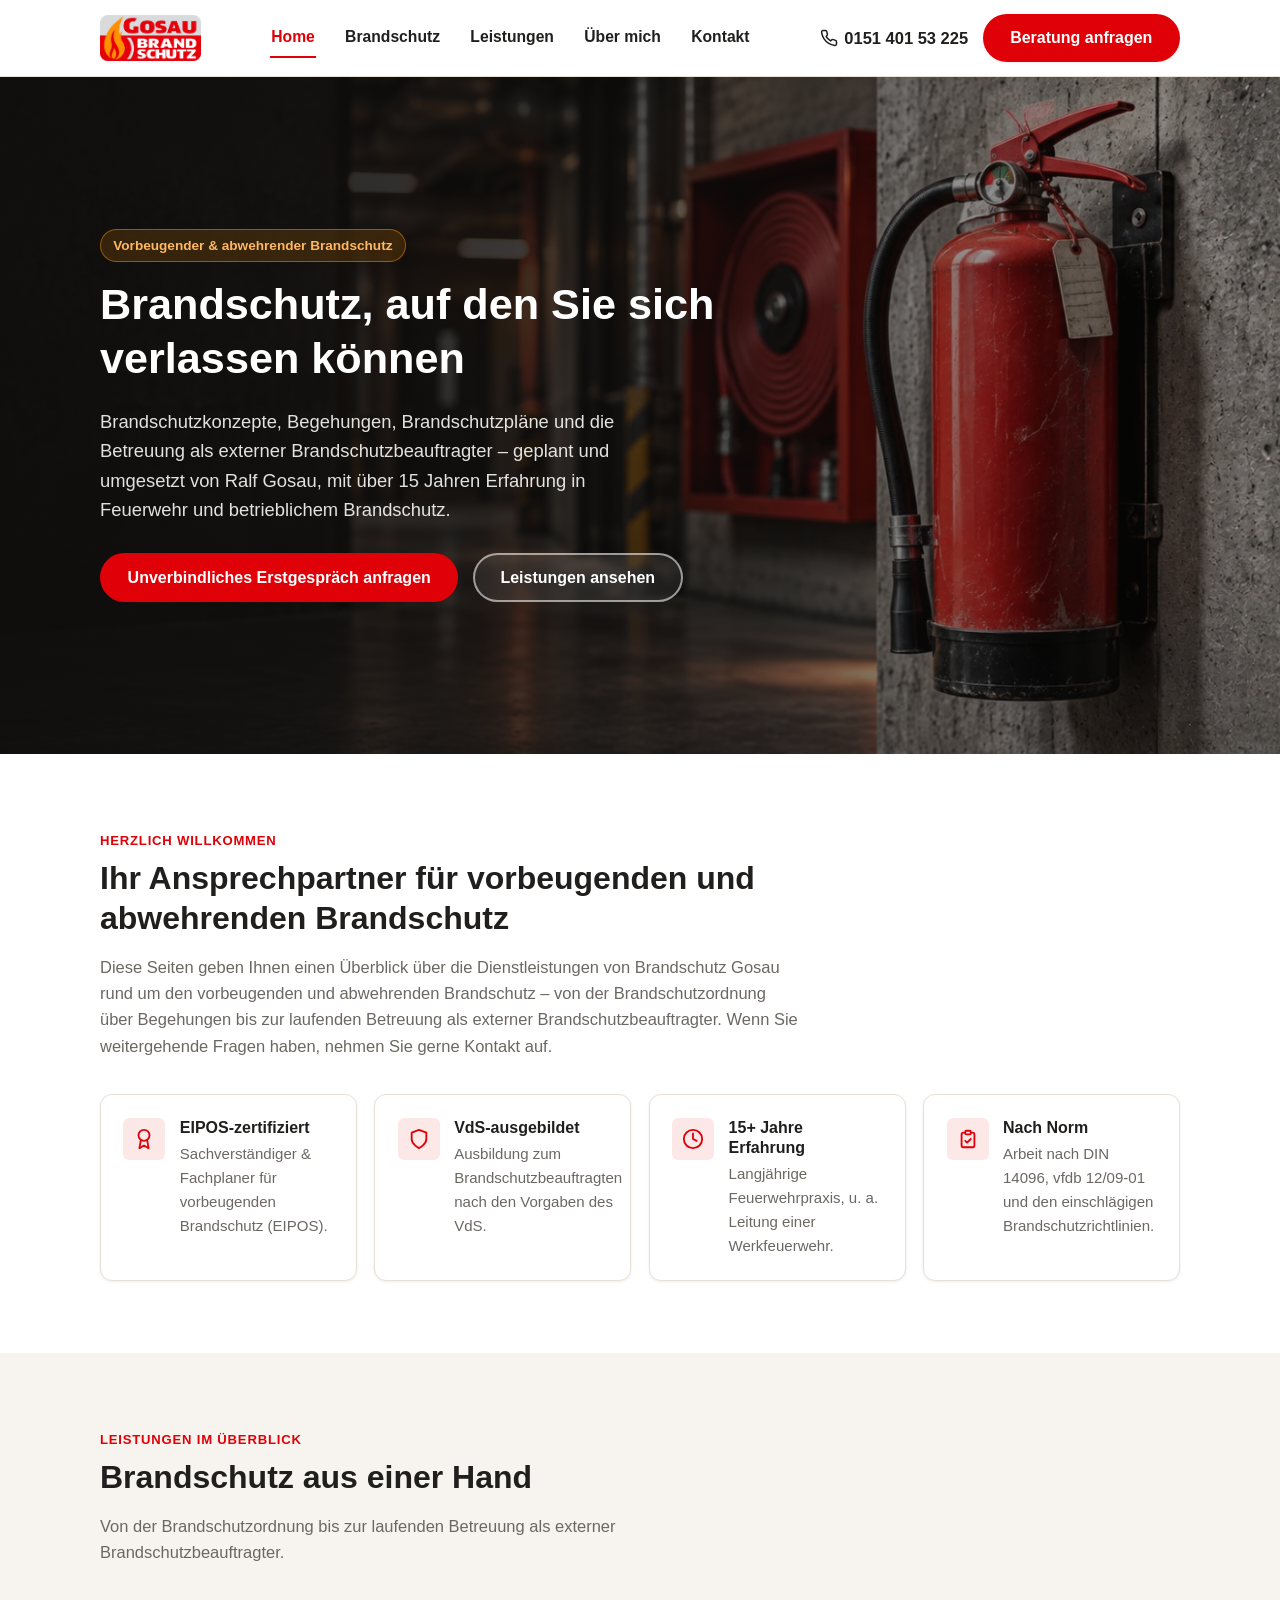
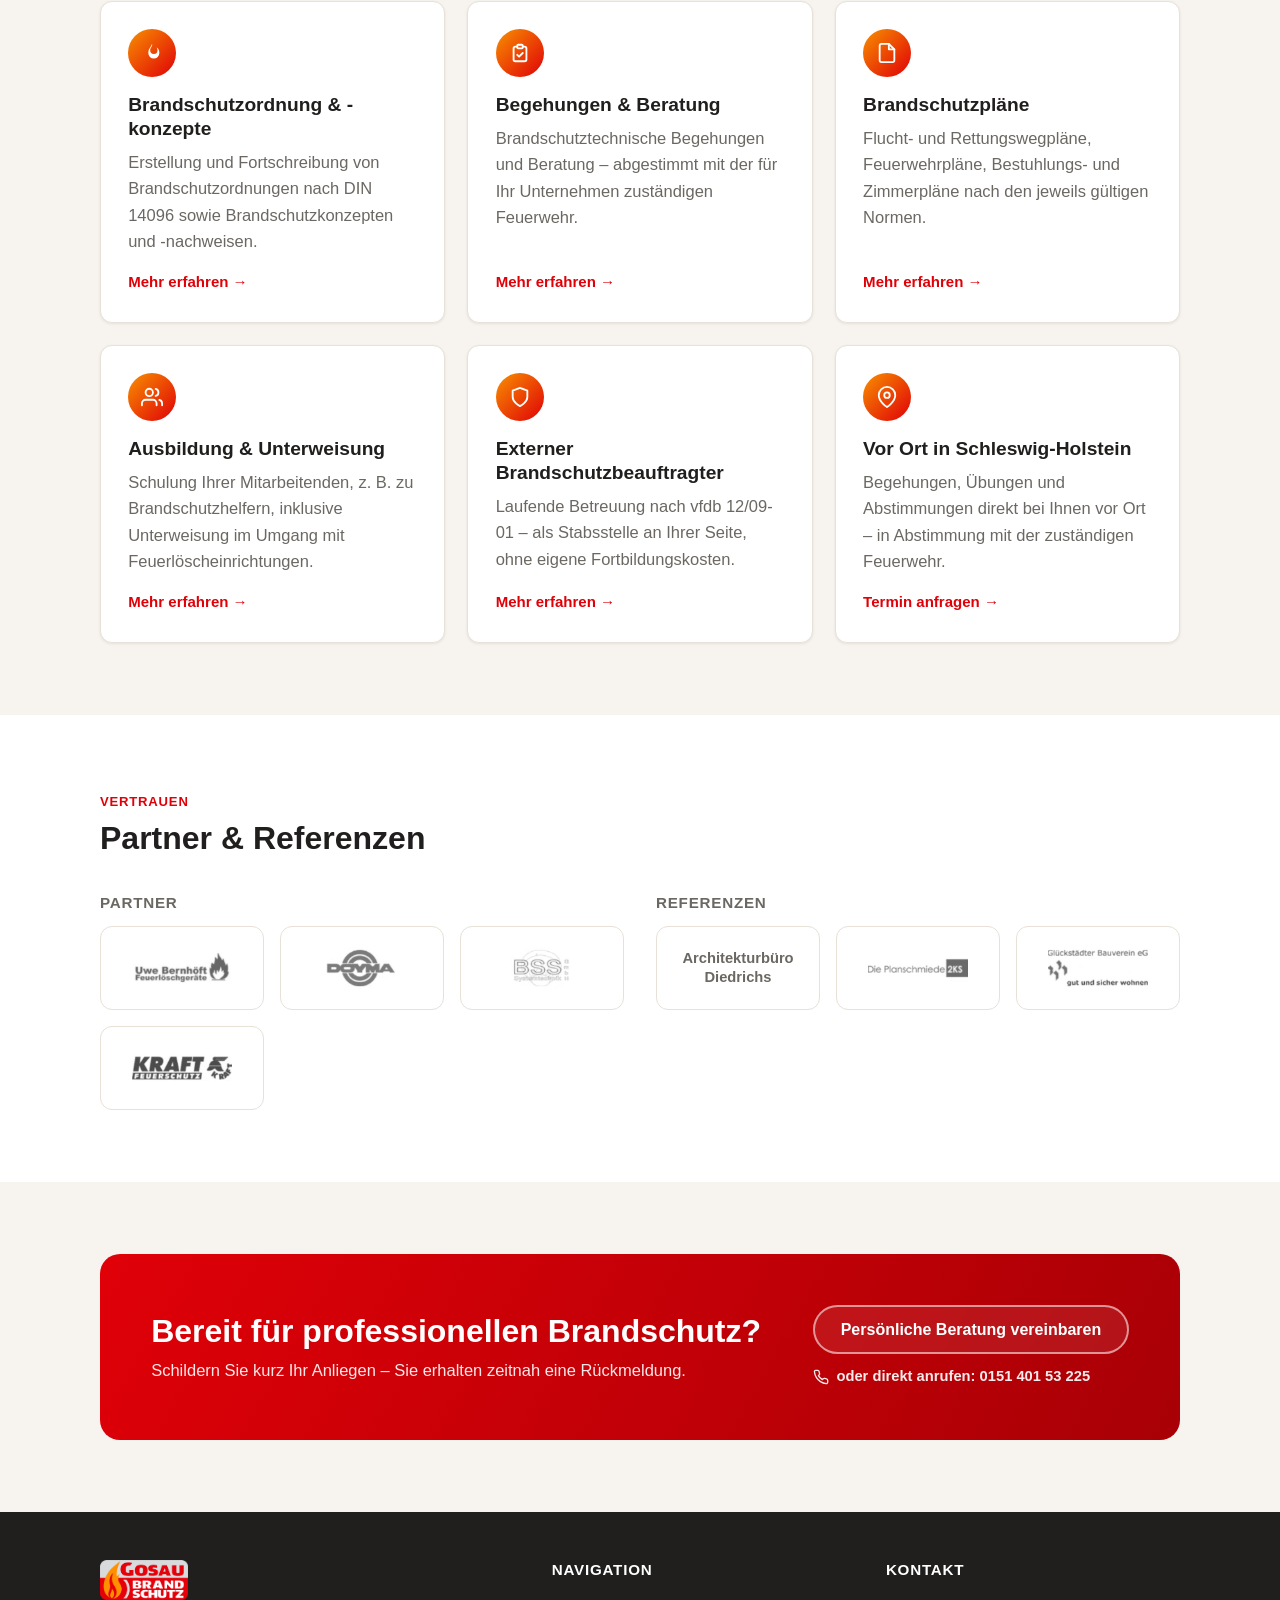
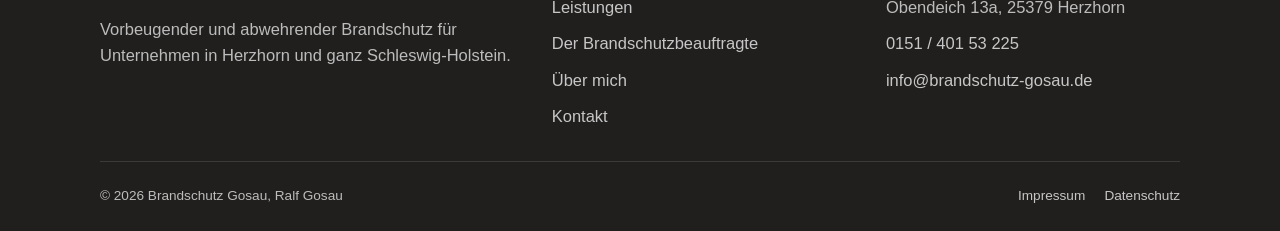
<file: index.html>
<!doctype html>
<html lang="de">
<head>
<meta charset="UTF-8">
<meta name="viewport" content="width=device-width, initial-scale=1">
<title>Brandschutz Gosau | Vorbeugender &amp; abwehrender Brandschutz in Herzhorn</title>
<meta name="description" content="Brandschutz Gosau – vorbeugender &amp; abwehrender Brandschutz in Herzhorn und Schleswig-Holstein: Brandschutzkonzepte, Begehungen, externer Brandschutzbeauftragter.">
<link rel="canonical" href="https://www.brandschutz-gosau.de/">
<meta name="theme-color" content="#E00008">

<meta property="og:type" content="website">
<meta property="og:locale" content="de_DE">
<meta property="og:site_name" content="Brandschutz Gosau">
<meta property="og:title" content="Brandschutz Gosau | Vorbeugender & abwehrender Brandschutz">
<meta property="og:description" content="Brandschutzkonzepte, Begehungen, Brandschutzpläne und externer Brandschutzbeauftragter – aus einer Hand in Herzhorn und Schleswig-Holstein.">
<meta property="og:image" content="https://www.brandschutz-gosau.de/assets/img/hero-flur.webp">
<meta property="og:url" content="https://www.brandschutz-gosau.de/">
<meta name="twitter:card" content="summary_large_image">

<link rel="icon" href="/favicon.ico" sizes="any">
<link rel="icon" type="image/png" sizes="32x32" href="assets/img/favicon-32.png">
<link rel="icon" type="image/png" sizes="16x16" href="assets/img/favicon-16.png">
<link rel="apple-touch-icon" href="assets/img/apple-touch-icon.png">
<link rel="stylesheet" href="assets/css/style.css">

<script type="application/ld+json">
{
  "@context": "https://schema.org",
  "@type": "ProfessionalService",
  "@id": "https://www.brandschutz-gosau.de/#business",
  "name": "Brandschutz Gosau",
  "image": "https://www.brandschutz-gosau.de/assets/img/hero-flur.webp",
  "url": "https://www.brandschutz-gosau.de/",
  "telephone": "+49 151 40153225",
  "email": "info@brandschutz-gosau.de",
  "founder": { "@type": "Person", "name": "Ralf Gosau" },
  "address": {
    "@type": "PostalAddress",
    "streetAddress": "Obendeich 13a",
    "postalCode": "25379",
    "addressLocality": "Herzhorn",
    "addressCountry": "DE"
  },
  "areaServed": "Schleswig-Holstein",
  "description": "Vorbeugender und abwehrender Brandschutz: Brandschutzordnungen, Brandschutzkonzepte, Begehungen, Brandschutzpläne und Dienstleistungen als externer Brandschutzbeauftragter."
}
</script>
</head>
<body>
<a class="skip-link" href="#main">Zum Inhalt springen</a>

<header class="site-header">
  <div class="container">
    <a class="brand" href="index.html">
      <img src="assets/img/logo-gosau-brandschutz.png" width="899" height="409" alt="Logo Brandschutz Gosau – stilisierte Flamme neben dem Schriftzug Gosau Brandschutz">
    </a>
    <nav class="main-nav" id="main-nav" aria-label="Hauptnavigation">
      <a href="index.html" aria-current="page">Home</a>
      <a href="brandschutzbeauftragter.html">Brandschutz</a>
      <a href="leistungen.html">Leistungen</a>
      <a href="ueber-mich.html">Über mich</a>
      <a href="kontakt.html">Kontakt</a>
    </nav>
    <div class="header-cta">
      <a class="header-phone" href="tel:+4915140153225" aria-label="Anrufen: 0151 401 53 225">
        <svg width="18" height="18" viewBox="0 0 24 24" fill="none" stroke="currentColor" stroke-width="2" stroke-linecap="round" stroke-linejoin="round" aria-hidden="true"><path d="M22 16.92v3a2 2 0 0 1-2.18 2 19.79 19.79 0 0 1-8.63-3.07 19.5 19.5 0 0 1-6-6 19.79 19.79 0 0 1-3.07-8.67A2 2 0 0 1 4.11 2h3a2 2 0 0 1 2 1.72c.127.96.361 1.903.7 2.81a2 2 0 0 1-.45 2.11L8.09 9.91a16 16 0 0 0 6 6l1.27-1.27a2 2 0 0 1 2.11-.45c.907.339 1.85.573 2.81.7A2 2 0 0 1 22 16.92z"/></svg>
        <span class="phone-text">0151 401 53 225</span>
      </a>
      <a class="btn btn-primary" href="kontakt.html#kontaktformular">Beratung anfragen</a>
      <button class="nav-toggle" aria-expanded="false" aria-controls="main-nav" aria-label="Menü öffnen">
        <span></span><span></span><span></span>
      </button>
    </div>
  </div>
</header>

<main id="main">

  <section class="hero">
    <img class="hero__bg" src="assets/img/hero-flur.webp" alt="Betonflur mit Wandhydrant und rotem Feuerlöscher – Symbol für professionelle Brandschutzausstattung in Gewerbeobjekten">
    <div class="hero__overlay"></div>
    <div class="container">
      <div class="hero__content">
        <span class="hero__eyebrow">Vorbeugender &amp; abwehrender Brandschutz</span>
        <h1>Brandschutz, auf den Sie sich verlassen können</h1>
        <p class="lead">Brandschutzkonzepte, Begehungen, Brandschutzpläne und die Betreuung als externer Brandschutzbeauftragter – geplant und umgesetzt von Ralf Gosau, mit über 15 Jahren Erfahrung in Feuerwehr und betrieblichem Brandschutz.</p>
        <div class="hero__actions">
          <a class="btn btn-primary" href="kontakt.html#kontaktformular">Unverbindliches Erstgespräch anfragen</a>
          <a class="btn btn-on-dark" href="leistungen.html">Leistungen ansehen</a>
        </div>
      </div>
    </div>
  </section>

  <section aria-labelledby="willkommen-title">
    <div class="container">
      <div class="section-head">
        <span class="eyebrow">Herzlich willkommen</span>
        <h2 id="willkommen-title">Ihr Ansprechpartner für vorbeugenden und abwehrenden Brandschutz</h2>
        <p>Diese Seiten geben Ihnen einen Überblick über die Dienstleistungen von Brandschutz Gosau rund um den vorbeugenden und abwehrenden Brandschutz – von der Brandschutzordnung über Begehungen bis zur laufenden Betreuung als externer Brandschutzbeauftragter. Wenn Sie weitergehende Fragen haben, nehmen Sie gerne Kontakt auf.</p>
      </div>
      <div class="badge-row">
        <div class="badge-card">
          <span class="icon">
            <svg width="22" height="22" viewBox="0 0 24 24" fill="none" stroke="currentColor" stroke-width="2" stroke-linecap="round" stroke-linejoin="round"><circle cx="12" cy="8" r="6"/><path d="M15.5 13.5 17 22l-5-3-5 3 1.5-8.5"/></svg>
          </span>
          <div>
            <h3>EIPOS-zertifiziert</h3>
            <p>Sachverständiger &amp; Fachplaner für vorbeugenden Brandschutz (EIPOS).</p>
          </div>
        </div>
        <div class="badge-card">
          <span class="icon">
            <svg width="22" height="22" viewBox="0 0 24 24" fill="none" stroke="currentColor" stroke-width="2" stroke-linecap="round" stroke-linejoin="round"><path d="M12 22s8-4 8-10V5l-8-3-8 3v7c0 6 8 10 8 10z"/></svg>
          </span>
          <div>
            <h3>VdS-ausgebildet</h3>
            <p>Ausbildung zum Brandschutzbeauftragten nach den Vorgaben des VdS.</p>
          </div>
        </div>
        <div class="badge-card">
          <span class="icon">
            <svg width="22" height="22" viewBox="0 0 24 24" fill="none" stroke="currentColor" stroke-width="2" stroke-linecap="round" stroke-linejoin="round"><circle cx="12" cy="12" r="10"/><path d="M12 6v6l4 2"/></svg>
          </span>
          <div>
            <h3>15+ Jahre Erfahrung</h3>
            <p>Langjährige Feuerwehrpraxis, u. a. Leitung einer Werkfeuerwehr.</p>
          </div>
        </div>
        <div class="badge-card">
          <span class="icon">
            <svg width="22" height="22" viewBox="0 0 24 24" fill="none" stroke="currentColor" stroke-width="2" stroke-linecap="round" stroke-linejoin="round"><path d="M9 5H7a2 2 0 0 0-2 2v12a2 2 0 0 0 2 2h10a2 2 0 0 0 2-2V7a2 2 0 0 0-2-2h-2"/><rect x="9" y="3" width="6" height="4" rx="1"/><path d="m9 14 2 2 4-4"/></svg>
          </span>
          <div>
            <h3>Nach Norm</h3>
            <p>Arbeit nach DIN 14096, vfdb 12/09-01 und den einschlägigen Brandschutzrichtlinien.</p>
          </div>
        </div>
      </div>
    </div>
  </section>

  <section class="section-alt" aria-labelledby="leistungen-title">
    <div class="container">
      <div class="section-head">
        <span class="eyebrow">Leistungen im Überblick</span>
        <h2 id="leistungen-title">Brandschutz aus einer Hand</h2>
        <p>Von der Brandschutzordnung bis zur laufenden Betreuung als externer Brandschutzbeauftragter.</p>
      </div>
      <div class="card-grid">
        <div class="service-card">
          <span class="icon"><svg width="22" height="22" viewBox="0 0 24 24" fill="currentColor"><path d="M12 2c1 3-2 4-2 7a4 4 0 0 0 8 0c0-1-.3-2-1-3 2 1 3 3 3 6a6 6 0 0 1-12 0c0-5 3-6 4-10z"/></svg></span>
          <h3>Brandschutzordnung &amp; -konzepte</h3>
          <p>Erstellung und Fortschreibung von Brandschutzordnungen nach DIN 14096 sowie Brandschutzkonzepten und -nachweisen.</p>
          <a class="card-link" href="leistungen.html">Mehr erfahren →</a>
        </div>
        <div class="service-card">
          <span class="icon"><svg width="22" height="22" viewBox="0 0 24 24" fill="none" stroke="#fff" stroke-width="2" stroke-linecap="round" stroke-linejoin="round"><path d="M9 5H7a2 2 0 0 0-2 2v12a2 2 0 0 0 2 2h10a2 2 0 0 0 2-2V7a2 2 0 0 0-2-2h-2"/><rect x="9" y="3" width="6" height="4" rx="1"/><path d="m9 14 2 2 4-4"/></svg></span>
          <h3>Begehungen &amp; Beratung</h3>
          <p>Brandschutztechnische Begehungen und Beratung – abgestimmt mit der für Ihr Unternehmen zuständigen Feuerwehr.</p>
          <a class="card-link" href="leistungen.html">Mehr erfahren →</a>
        </div>
        <div class="service-card">
          <span class="icon"><svg width="22" height="22" viewBox="0 0 24 24" fill="none" stroke="#fff" stroke-width="2" stroke-linecap="round" stroke-linejoin="round"><path d="M14 2H6a2 2 0 0 0-2 2v16a2 2 0 0 0 2 2h12a2 2 0 0 0 2-2V8z"/><path d="M14 2v6h6"/></svg></span>
          <h3>Brandschutzpläne</h3>
          <p>Flucht- und Rettungswegpläne, Feuerwehrpläne, Bestuhlungs- und Zimmerpläne nach den jeweils gültigen Normen.</p>
          <a class="card-link" href="leistungen.html">Mehr erfahren →</a>
        </div>
        <div class="service-card">
          <span class="icon"><svg width="22" height="22" viewBox="0 0 24 24" fill="none" stroke="#fff" stroke-width="2" stroke-linecap="round" stroke-linejoin="round"><path d="M17 21v-2a4 4 0 0 0-4-4H5a4 4 0 0 0-4 4v2"/><circle cx="9" cy="7" r="4"/><path d="M23 21v-2a4 4 0 0 0-3-3.87"/><path d="M16 3.13a4 4 0 0 1 0 7.75"/></svg></span>
          <h3>Ausbildung &amp; Unterweisung</h3>
          <p>Schulung Ihrer Mitarbeitenden, z. B. zu Brandschutzhelfern, inklusive Unterweisung im Umgang mit Feuerlöscheinrichtungen.</p>
          <a class="card-link" href="leistungen.html">Mehr erfahren →</a>
        </div>
        <div class="service-card">
          <span class="icon"><svg width="22" height="22" viewBox="0 0 24 24" fill="none" stroke="#fff" stroke-width="2" stroke-linecap="round" stroke-linejoin="round"><path d="M12 22s8-4 8-10V5l-8-3-8 3v7c0 6 8 10 8 10z"/></svg></span>
          <h3>Externer Brandschutzbeauftragter</h3>
          <p>Laufende Betreuung nach vfdb 12/09-01 – als Stabsstelle an Ihrer Seite, ohne eigene Fortbildungskosten.</p>
          <a class="card-link" href="brandschutzbeauftragter.html">Mehr erfahren →</a>
        </div>
        <div class="service-card">
          <span class="icon"><svg width="22" height="22" viewBox="0 0 24 24" fill="none" stroke="#fff" stroke-width="2" stroke-linecap="round" stroke-linejoin="round"><path d="M21 10c0 7-9 13-9 13s-9-6-9-13a9 9 0 0 1 18 0z"/><circle cx="12" cy="10" r="3"/></svg></span>
          <h3>Vor Ort in Schleswig-Holstein</h3>
          <p>Begehungen, Übungen und Abstimmungen direkt bei Ihnen vor Ort – in Abstimmung mit der zuständigen Feuerwehr.</p>
          <a class="card-link" href="kontakt.html#kontaktformular">Termin anfragen →</a>
        </div>
      </div>
    </div>
  </section>

  <section aria-labelledby="partner-title">
    <div class="container">
      <div class="section-head">
        <span class="eyebrow">Vertrauen</span>
        <h2 id="partner-title">Partner &amp; Referenzen</h2>
      </div>
      <div class="partner-columns">
        <div>
          <h3>Partner</h3>
          <div class="logo-grid">
            <div class="logo-card"><img src="assets/img/partners/uwe-bernhoeft.png" width="143" height="61" alt="Uwe Bernhöft Feuerlöschgeräte" loading="lazy"></div>
            <div class="logo-card"><img src="assets/img/partners/doyma.png" width="144" height="61" alt="Doyma" loading="lazy"></div>
            <div class="logo-card"><img src="assets/img/partners/bss-systemtechnik.png" width="144" height="61" alt="BSS Systemtechnik" loading="lazy"></div>
            <div class="logo-card"><img src="assets/img/partners/kraft-feuerschutz.png" width="144" height="61" alt="Kraft Feuerschutz" loading="lazy"></div>
          </div>
        </div>
        <div>
          <h3>Referenzen</h3>
          <div class="logo-grid">
            <div class="logo-card text-only">Architekturbüro<br>Diedrichs</div>
            <div class="logo-card"><img src="assets/img/partners/die-planschmiede-2ks.png" width="144" height="60" alt="Die Planschmiede 2KS" loading="lazy"></div>
            <div class="logo-card"><img src="assets/img/partners/glueckstaedter-bauverein.png" width="144" height="60" alt="Glückstädter Bauverein eG" loading="lazy"></div>
          </div>
        </div>
      </div>
    </div>
  </section>

  <section class="section-alt">
    <div class="container">
      <div class="cta-band">
        <div>
          <h2>Bereit für professionellen Brandschutz?</h2>
          <p>Schildern Sie kurz Ihr Anliegen – Sie erhalten zeitnah eine Rückmeldung.</p>
        </div>
        <div class="cta-band__actions">
          <a class="btn btn-on-dark" href="kontakt.html#kontaktformular">Persönliche Beratung vereinbaren</a>
          <a class="cta-band__phone" href="tel:+4915140153225">
            <svg width="16" height="16" viewBox="0 0 24 24" fill="none" stroke="currentColor" stroke-width="2" stroke-linecap="round" stroke-linejoin="round"><path d="M22 16.92v3a2 2 0 0 1-2.18 2 19.79 19.79 0 0 1-8.63-3.07 19.5 19.5 0 0 1-6-6 19.79 19.79 0 0 1-3.07-8.67A2 2 0 0 1 4.11 2h3a2 2 0 0 1 2 1.72c.127.96.361 1.903.7 2.81a2 2 0 0 1-.45 2.11L8.09 9.91a16 16 0 0 0 6 6l1.27-1.27a2 2 0 0 1 2.11-.45c.907.339 1.85.573 2.81.7A2 2 0 0 1 22 16.92z"/></svg>
            oder direkt anrufen: 0151 401 53 225
          </a>
        </div>
      </div>
    </div>
  </section>

</main>

<footer class="site-footer">
  <div class="container">
    <div class="footer-grid">
      <div>
        <div class="footer-brand">
          <img src="assets/img/logo-gosau-brandschutz.png" width="899" height="409" alt="">
        </div>
        <p>Vorbeugender und abwehrender Brandschutz für Unternehmen in Herzhorn und ganz Schleswig-Holstein.</p>
      </div>
      <div>
        <h3>Navigation</h3>
        <ul class="footer-links">
          <li><a href="leistungen.html">Leistungen</a></li>
          <li><a href="brandschutzbeauftragter.html">Der Brandschutzbeauftragte</a></li>
          <li><a href="ueber-mich.html">Über mich</a></li>
          <li><a href="kontakt.html">Kontakt</a></li>
        </ul>
      </div>
      <div>
        <h3>Kontakt</h3>
        <ul class="footer-links">
          <li>Obendeich 13a, 25379 Herzhorn</li>
          <li><a href="tel:+4915140153225">0151 / 401 53 225</a></li>
          <li><a href="mailto:info@brandschutz-gosau.de">info@brandschutz-gosau.de</a></li>
        </ul>
      </div>
    </div>
    <div class="footer-bottom">
      <span>© <span data-year>2026</span> Brandschutz Gosau, Ralf Gosau</span>
      <nav aria-label="Rechtliches">
        <a href="impressum.html">Impressum</a>
        <a href="datenschutz.html">Datenschutz</a>
      </nav>
    </div>
  </div>
</footer>

<script src="assets/js/main.js"></script>
</body>
</html>
</file>
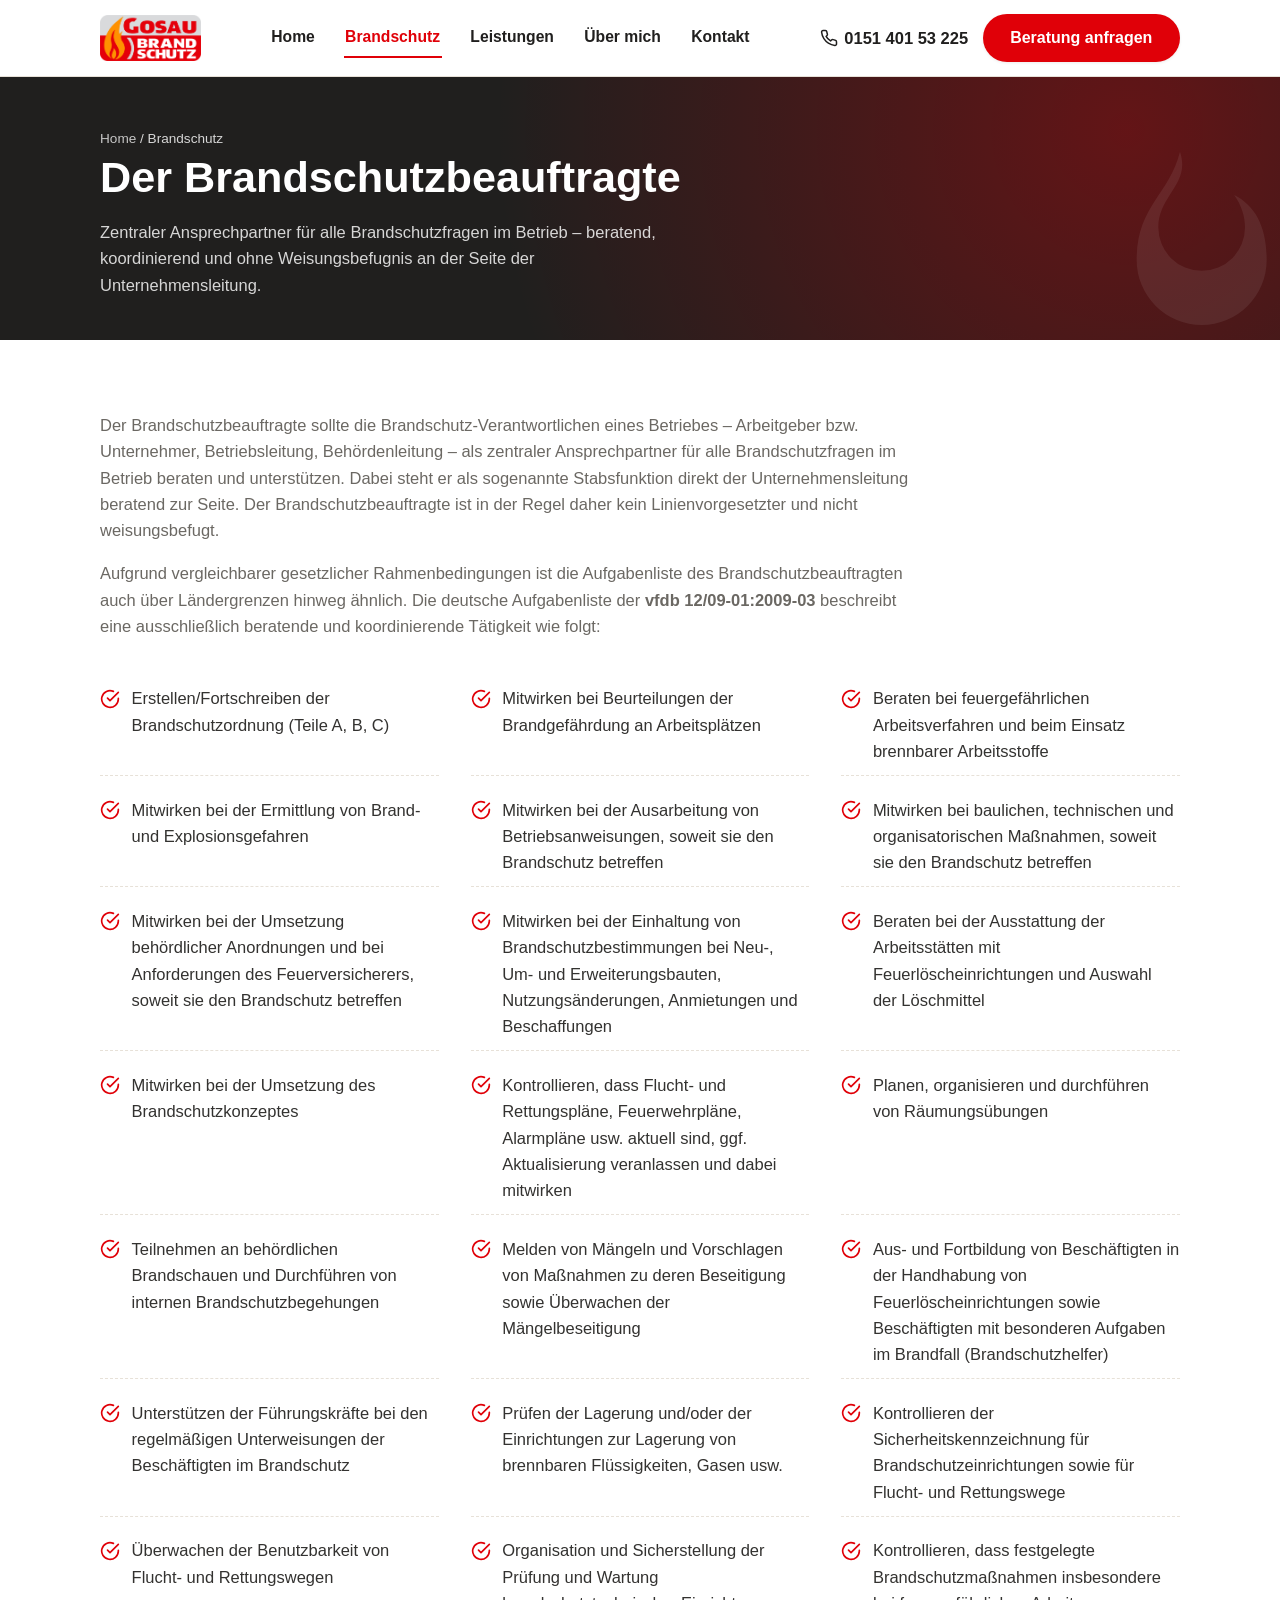
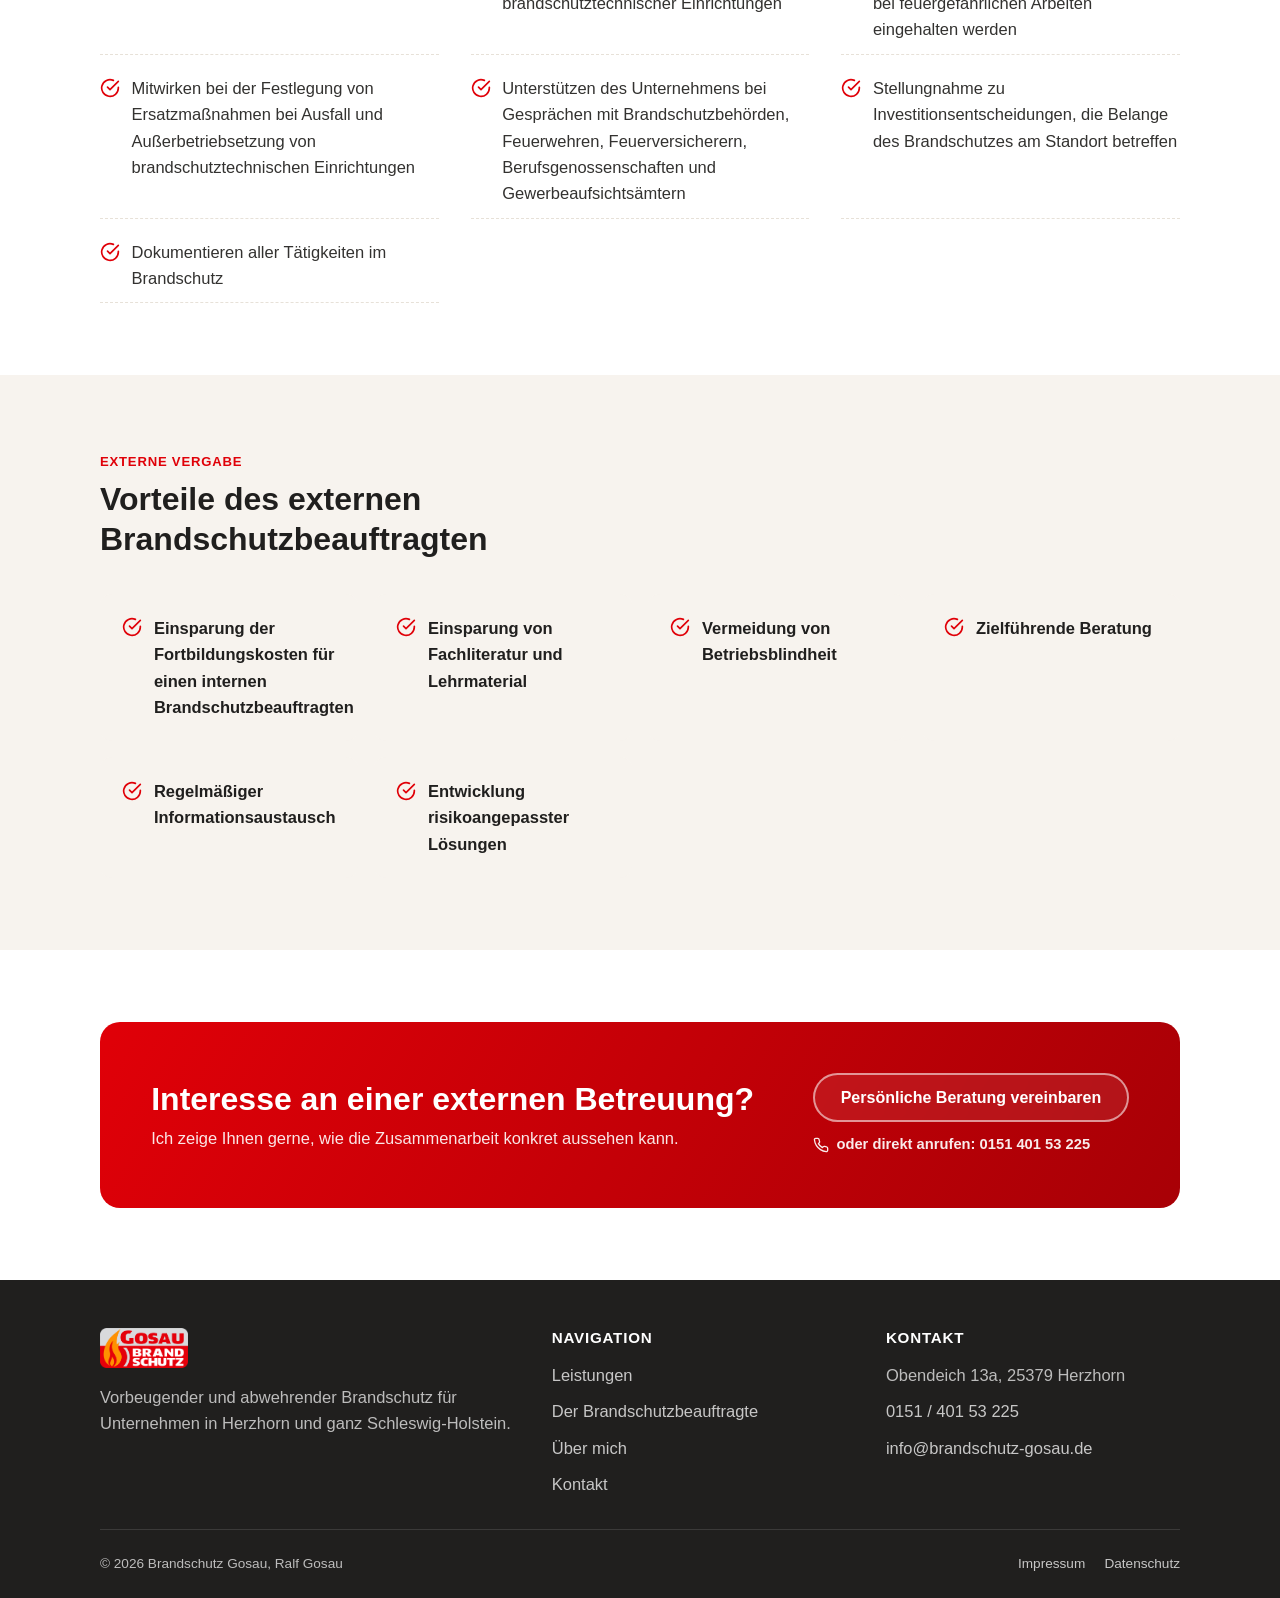
<file: brandschutzbeauftragter.html>
<!doctype html>
<html lang="de">
<head>
<meta charset="UTF-8">
<meta name="viewport" content="width=device-width, initial-scale=1">
<title>Der Brandschutzbeauftragte | Brandschutz Gosau</title>
<meta name="description" content="Aufgaben des Brandschutzbeauftragten nach vfdb 12/09-01:2009-03 und die Vorteile eines externen Brandschutzbeauftragten für Ihr Unternehmen.">
<link rel="canonical" href="https://www.brandschutz-gosau.de/brandschutzbeauftragter.html">
<meta name="theme-color" content="#E00008">
<meta property="og:type" content="website">
<meta property="og:locale" content="de_DE">
<meta property="og:site_name" content="Brandschutz Gosau">
<meta property="og:title" content="Der Brandschutzbeauftragte | Brandschutz Gosau">
<meta property="og:description" content="Aufgaben des Brandschutzbeauftragten nach vfdb 12/09-01:2009-03 und die Vorteile eines externen Brandschutzbeauftragten.">
<meta property="og:url" content="https://www.brandschutz-gosau.de/brandschutzbeauftragter.html">
<link rel="icon" href="/favicon.ico" sizes="any">
<link rel="icon" type="image/png" sizes="32x32" href="assets/img/favicon-32.png">
<link rel="apple-touch-icon" href="assets/img/apple-touch-icon.png">
<link rel="stylesheet" href="assets/css/style.css">
</head>
<body>
<a class="skip-link" href="#main">Zum Inhalt springen</a>

<header class="site-header">
  <div class="container">
    <a class="brand" href="index.html">
      <img src="assets/img/logo-gosau-brandschutz.png" width="899" height="409" alt="Logo Brandschutz Gosau – stilisierte Flamme neben dem Schriftzug Gosau Brandschutz">
    </a>
    <nav class="main-nav" id="main-nav" aria-label="Hauptnavigation">
      <a href="index.html">Home</a>
      <a href="brandschutzbeauftragter.html" aria-current="page">Brandschutz</a>
      <a href="leistungen.html">Leistungen</a>
      <a href="ueber-mich.html">Über mich</a>
      <a href="kontakt.html">Kontakt</a>
    </nav>
    <div class="header-cta">
      <a class="header-phone" href="tel:+4915140153225" aria-label="Anrufen: 0151 401 53 225">
        <svg width="18" height="18" viewBox="0 0 24 24" fill="none" stroke="currentColor" stroke-width="2" stroke-linecap="round" stroke-linejoin="round" aria-hidden="true"><path d="M22 16.92v3a2 2 0 0 1-2.18 2 19.79 19.79 0 0 1-8.63-3.07 19.5 19.5 0 0 1-6-6 19.79 19.79 0 0 1-3.07-8.67A2 2 0 0 1 4.11 2h3a2 2 0 0 1 2 1.72c.127.96.361 1.903.7 2.81a2 2 0 0 1-.45 2.11L8.09 9.91a16 16 0 0 0 6 6l1.27-1.27a2 2 0 0 1 2.11-.45c.907.339 1.85.573 2.81.7A2 2 0 0 1 22 16.92z"/></svg>
        <span class="phone-text">0151 401 53 225</span>
      </a>
      <a class="btn btn-primary" href="kontakt.html#kontaktformular">Beratung anfragen</a>
      <button class="nav-toggle" aria-expanded="false" aria-controls="main-nav" aria-label="Menü öffnen">
        <span></span><span></span><span></span>
      </button>
    </div>
  </div>
</header>

<main id="main">
  <div class="page-intro">
    <div class="container">
      <p class="breadcrumb"><a href="index.html">Home</a> / Brandschutz</p>
      <h1>Der Brandschutzbeauftragte</h1>
      <p>Zentraler Ansprechpartner für alle Brandschutzfragen im Betrieb – beratend, koordinierend und ohne Weisungsbefugnis an der Seite der Unternehmensleitung.</p>
    </div>
  </div>

  <section aria-labelledby="rolle-title">
    <div class="container">
      <div class="section-head" style="max-width:820px">
        <h2 id="rolle-title" class="sr-only">Rolle des Brandschutzbeauftragten</h2>
        <p>Der Brandschutzbeauftragte sollte die Brandschutz-Verantwortlichen eines Betriebes – Arbeitgeber bzw. Unternehmer, Betriebsleitung, Behördenleitung – als zentraler Ansprechpartner für alle Brandschutzfragen im Betrieb beraten und unterstützen. Dabei steht er als sogenannte Stabsfunktion direkt der Unternehmensleitung beratend zur Seite. Der Brandschutzbeauftragte ist in der Regel daher kein Linienvorgesetzter und nicht weisungsbefugt.</p>
        <p>Aufgrund vergleichbarer gesetzlicher Rahmenbedingungen ist die Aufgabenliste des Brandschutzbeauftragten auch über Ländergrenzen hinweg ähnlich. Die deutsche Aufgabenliste der <strong>vfdb 12/09-01:2009-03</strong> beschreibt eine ausschließlich beratende und koordinierende Tätigkeit wie folgt:</p>
      </div>

      <ul class="check-grid">
        <li><svg width="20" height="20" viewBox="0 0 24 24" fill="none" stroke="currentColor" stroke-width="2" stroke-linecap="round" stroke-linejoin="round"><path d="M22 11.08V12a10 10 0 1 1-5.93-9.14"/><path d="M22 4 12 14.01l-3-3"/></svg><span>Erstellen/Fortschreiben der Brandschutzordnung (Teile A, B, C)</span></li>
        <li><svg width="20" height="20" viewBox="0 0 24 24" fill="none" stroke="currentColor" stroke-width="2" stroke-linecap="round" stroke-linejoin="round"><path d="M22 11.08V12a10 10 0 1 1-5.93-9.14"/><path d="M22 4 12 14.01l-3-3"/></svg><span>Mitwirken bei Beurteilungen der Brandgefährdung an Arbeitsplätzen</span></li>
        <li><svg width="20" height="20" viewBox="0 0 24 24" fill="none" stroke="currentColor" stroke-width="2" stroke-linecap="round" stroke-linejoin="round"><path d="M22 11.08V12a10 10 0 1 1-5.93-9.14"/><path d="M22 4 12 14.01l-3-3"/></svg><span>Beraten bei feuergefährlichen Arbeitsverfahren und beim Einsatz brennbarer Arbeitsstoffe</span></li>
        <li><svg width="20" height="20" viewBox="0 0 24 24" fill="none" stroke="currentColor" stroke-width="2" stroke-linecap="round" stroke-linejoin="round"><path d="M22 11.08V12a10 10 0 1 1-5.93-9.14"/><path d="M22 4 12 14.01l-3-3"/></svg><span>Mitwirken bei der Ermittlung von Brand- und Explosionsgefahren</span></li>
        <li><svg width="20" height="20" viewBox="0 0 24 24" fill="none" stroke="currentColor" stroke-width="2" stroke-linecap="round" stroke-linejoin="round"><path d="M22 11.08V12a10 10 0 1 1-5.93-9.14"/><path d="M22 4 12 14.01l-3-3"/></svg><span>Mitwirken bei der Ausarbeitung von Betriebsanweisungen, soweit sie den Brandschutz betreffen</span></li>
        <li><svg width="20" height="20" viewBox="0 0 24 24" fill="none" stroke="currentColor" stroke-width="2" stroke-linecap="round" stroke-linejoin="round"><path d="M22 11.08V12a10 10 0 1 1-5.93-9.14"/><path d="M22 4 12 14.01l-3-3"/></svg><span>Mitwirken bei baulichen, technischen und organisatorischen Maßnahmen, soweit sie den Brandschutz betreffen</span></li>
        <li><svg width="20" height="20" viewBox="0 0 24 24" fill="none" stroke="currentColor" stroke-width="2" stroke-linecap="round" stroke-linejoin="round"><path d="M22 11.08V12a10 10 0 1 1-5.93-9.14"/><path d="M22 4 12 14.01l-3-3"/></svg><span>Mitwirken bei der Umsetzung behördlicher Anordnungen und bei Anforderungen des Feuerversicherers, soweit sie den Brandschutz betreffen</span></li>
        <li><svg width="20" height="20" viewBox="0 0 24 24" fill="none" stroke="currentColor" stroke-width="2" stroke-linecap="round" stroke-linejoin="round"><path d="M22 11.08V12a10 10 0 1 1-5.93-9.14"/><path d="M22 4 12 14.01l-3-3"/></svg><span>Mitwirken bei der Einhaltung von Brandschutzbestimmungen bei Neu-, Um- und Erweiterungsbauten, Nutzungsänderungen, Anmietungen und Beschaffungen</span></li>
        <li><svg width="20" height="20" viewBox="0 0 24 24" fill="none" stroke="currentColor" stroke-width="2" stroke-linecap="round" stroke-linejoin="round"><path d="M22 11.08V12a10 10 0 1 1-5.93-9.14"/><path d="M22 4 12 14.01l-3-3"/></svg><span>Beraten bei der Ausstattung der Arbeitsstätten mit Feuerlöscheinrichtungen und Auswahl der Löschmittel</span></li>
        <li><svg width="20" height="20" viewBox="0 0 24 24" fill="none" stroke="currentColor" stroke-width="2" stroke-linecap="round" stroke-linejoin="round"><path d="M22 11.08V12a10 10 0 1 1-5.93-9.14"/><path d="M22 4 12 14.01l-3-3"/></svg><span>Mitwirken bei der Umsetzung des Brandschutzkonzeptes</span></li>
        <li><svg width="20" height="20" viewBox="0 0 24 24" fill="none" stroke="currentColor" stroke-width="2" stroke-linecap="round" stroke-linejoin="round"><path d="M22 11.08V12a10 10 0 1 1-5.93-9.14"/><path d="M22 4 12 14.01l-3-3"/></svg><span>Kontrollieren, dass Flucht- und Rettungspläne, Feuerwehrpläne, Alarmpläne usw. aktuell sind, ggf. Aktualisierung veranlassen und dabei mitwirken</span></li>
        <li><svg width="20" height="20" viewBox="0 0 24 24" fill="none" stroke="currentColor" stroke-width="2" stroke-linecap="round" stroke-linejoin="round"><path d="M22 11.08V12a10 10 0 1 1-5.93-9.14"/><path d="M22 4 12 14.01l-3-3"/></svg><span>Planen, organisieren und durchführen von Räumungsübungen</span></li>
        <li><svg width="20" height="20" viewBox="0 0 24 24" fill="none" stroke="currentColor" stroke-width="2" stroke-linecap="round" stroke-linejoin="round"><path d="M22 11.08V12a10 10 0 1 1-5.93-9.14"/><path d="M22 4 12 14.01l-3-3"/></svg><span>Teilnehmen an behördlichen Brandschauen und Durchführen von internen Brandschutzbegehungen</span></li>
        <li><svg width="20" height="20" viewBox="0 0 24 24" fill="none" stroke="currentColor" stroke-width="2" stroke-linecap="round" stroke-linejoin="round"><path d="M22 11.08V12a10 10 0 1 1-5.93-9.14"/><path d="M22 4 12 14.01l-3-3"/></svg><span>Melden von Mängeln und Vorschlagen von Maßnahmen zu deren Beseitigung sowie Überwachen der Mängelbeseitigung</span></li>
        <li><svg width="20" height="20" viewBox="0 0 24 24" fill="none" stroke="currentColor" stroke-width="2" stroke-linecap="round" stroke-linejoin="round"><path d="M22 11.08V12a10 10 0 1 1-5.93-9.14"/><path d="M22 4 12 14.01l-3-3"/></svg><span>Aus- und Fortbildung von Beschäftigten in der Handhabung von Feuerlöscheinrichtungen sowie Beschäftigten mit besonderen Aufgaben im Brandfall (Brandschutzhelfer)</span></li>
        <li><svg width="20" height="20" viewBox="0 0 24 24" fill="none" stroke="currentColor" stroke-width="2" stroke-linecap="round" stroke-linejoin="round"><path d="M22 11.08V12a10 10 0 1 1-5.93-9.14"/><path d="M22 4 12 14.01l-3-3"/></svg><span>Unterstützen der Führungskräfte bei den regelmäßigen Unterweisungen der Beschäftigten im Brandschutz</span></li>
        <li><svg width="20" height="20" viewBox="0 0 24 24" fill="none" stroke="currentColor" stroke-width="2" stroke-linecap="round" stroke-linejoin="round"><path d="M22 11.08V12a10 10 0 1 1-5.93-9.14"/><path d="M22 4 12 14.01l-3-3"/></svg><span>Prüfen der Lagerung und/oder der Einrichtungen zur Lagerung von brennbaren Flüssigkeiten, Gasen usw.</span></li>
        <li><svg width="20" height="20" viewBox="0 0 24 24" fill="none" stroke="currentColor" stroke-width="2" stroke-linecap="round" stroke-linejoin="round"><path d="M22 11.08V12a10 10 0 1 1-5.93-9.14"/><path d="M22 4 12 14.01l-3-3"/></svg><span>Kontrollieren der Sicherheitskennzeichnung für Brandschutzeinrichtungen sowie für Flucht- und Rettungswege</span></li>
        <li><svg width="20" height="20" viewBox="0 0 24 24" fill="none" stroke="currentColor" stroke-width="2" stroke-linecap="round" stroke-linejoin="round"><path d="M22 11.08V12a10 10 0 1 1-5.93-9.14"/><path d="M22 4 12 14.01l-3-3"/></svg><span>Überwachen der Benutzbarkeit von Flucht- und Rettungswegen</span></li>
        <li><svg width="20" height="20" viewBox="0 0 24 24" fill="none" stroke="currentColor" stroke-width="2" stroke-linecap="round" stroke-linejoin="round"><path d="M22 11.08V12a10 10 0 1 1-5.93-9.14"/><path d="M22 4 12 14.01l-3-3"/></svg><span>Organisation und Sicherstellung der Prüfung und Wartung brandschutztechnischer Einrichtungen</span></li>
        <li><svg width="20" height="20" viewBox="0 0 24 24" fill="none" stroke="currentColor" stroke-width="2" stroke-linecap="round" stroke-linejoin="round"><path d="M22 11.08V12a10 10 0 1 1-5.93-9.14"/><path d="M22 4 12 14.01l-3-3"/></svg><span>Kontrollieren, dass festgelegte Brandschutzmaßnahmen insbesondere bei feuergefährlichen Arbeiten eingehalten werden</span></li>
        <li><svg width="20" height="20" viewBox="0 0 24 24" fill="none" stroke="currentColor" stroke-width="2" stroke-linecap="round" stroke-linejoin="round"><path d="M22 11.08V12a10 10 0 1 1-5.93-9.14"/><path d="M22 4 12 14.01l-3-3"/></svg><span>Mitwirken bei der Festlegung von Ersatzmaßnahmen bei Ausfall und Außerbetriebsetzung von brandschutztechnischen Einrichtungen</span></li>
        <li><svg width="20" height="20" viewBox="0 0 24 24" fill="none" stroke="currentColor" stroke-width="2" stroke-linecap="round" stroke-linejoin="round"><path d="M22 11.08V12a10 10 0 1 1-5.93-9.14"/><path d="M22 4 12 14.01l-3-3"/></svg><span>Unterstützen des Unternehmens bei Gesprächen mit Brandschutzbehörden, Feuerwehren, Feuerversicherern, Berufsgenossenschaften und Gewerbeaufsichtsämtern</span></li>
        <li><svg width="20" height="20" viewBox="0 0 24 24" fill="none" stroke="currentColor" stroke-width="2" stroke-linecap="round" stroke-linejoin="round"><path d="M22 11.08V12a10 10 0 1 1-5.93-9.14"/><path d="M22 4 12 14.01l-3-3"/></svg><span>Stellungnahme zu Investitionsentscheidungen, die Belange des Brandschutzes am Standort betreffen</span></li>
        <li><svg width="20" height="20" viewBox="0 0 24 24" fill="none" stroke="currentColor" stroke-width="2" stroke-linecap="round" stroke-linejoin="round"><path d="M22 11.08V12a10 10 0 1 1-5.93-9.14"/><path d="M22 4 12 14.01l-3-3"/></svg><span>Dokumentieren aller Tätigkeiten im Brandschutz</span></li>
      </ul>
    </div>
  </section>

  <section class="section-alt" aria-labelledby="vorteile-title">
    <div class="container">
      <div class="section-head">
        <span class="eyebrow">Externe Vergabe</span>
        <h2 id="vorteile-title">Vorteile des externen Brandschutzbeauftragten</h2>
      </div>
      <div class="advantage-grid">
        <div class="advantage-card">
          <svg width="20" height="20" viewBox="0 0 24 24" fill="none" stroke="currentColor" stroke-width="2" stroke-linecap="round" stroke-linejoin="round"><path d="M22 11.08V12a10 10 0 1 1-5.93-9.14"/><path d="M22 4 12 14.01l-3-3"/></svg>
          <span>Einsparung der Fortbildungskosten für einen internen Brandschutzbeauftragten</span>
        </div>
        <div class="advantage-card">
          <svg width="20" height="20" viewBox="0 0 24 24" fill="none" stroke="currentColor" stroke-width="2" stroke-linecap="round" stroke-linejoin="round"><path d="M22 11.08V12a10 10 0 1 1-5.93-9.14"/><path d="M22 4 12 14.01l-3-3"/></svg>
          <span>Einsparung von Fachliteratur und Lehrmaterial</span>
        </div>
        <div class="advantage-card">
          <svg width="20" height="20" viewBox="0 0 24 24" fill="none" stroke="currentColor" stroke-width="2" stroke-linecap="round" stroke-linejoin="round"><path d="M22 11.08V12a10 10 0 1 1-5.93-9.14"/><path d="M22 4 12 14.01l-3-3"/></svg>
          <span>Vermeidung von Betriebsblindheit</span>
        </div>
        <div class="advantage-card">
          <svg width="20" height="20" viewBox="0 0 24 24" fill="none" stroke="currentColor" stroke-width="2" stroke-linecap="round" stroke-linejoin="round"><path d="M22 11.08V12a10 10 0 1 1-5.93-9.14"/><path d="M22 4 12 14.01l-3-3"/></svg>
          <span>Zielführende Beratung</span>
        </div>
        <div class="advantage-card">
          <svg width="20" height="20" viewBox="0 0 24 24" fill="none" stroke="currentColor" stroke-width="2" stroke-linecap="round" stroke-linejoin="round"><path d="M22 11.08V12a10 10 0 1 1-5.93-9.14"/><path d="M22 4 12 14.01l-3-3"/></svg>
          <span>Regelmäßiger Informationsaustausch</span>
        </div>
        <div class="advantage-card">
          <svg width="20" height="20" viewBox="0 0 24 24" fill="none" stroke="currentColor" stroke-width="2" stroke-linecap="round" stroke-linejoin="round"><path d="M22 11.08V12a10 10 0 1 1-5.93-9.14"/><path d="M22 4 12 14.01l-3-3"/></svg>
          <span>Entwicklung risikoangepasster Lösungen</span>
        </div>
      </div>
    </div>
  </section>

  <section>
    <div class="container">
      <div class="cta-band">
        <div>
          <h2>Interesse an einer externen Betreuung?</h2>
          <p>Ich zeige Ihnen gerne, wie die Zusammenarbeit konkret aussehen kann.</p>
        </div>
        <div class="cta-band__actions">
          <a class="btn btn-on-dark" href="kontakt.html#kontaktformular">Persönliche Beratung vereinbaren</a>
          <a class="cta-band__phone" href="tel:+4915140153225">
            <svg width="16" height="16" viewBox="0 0 24 24" fill="none" stroke="currentColor" stroke-width="2" stroke-linecap="round" stroke-linejoin="round"><path d="M22 16.92v3a2 2 0 0 1-2.18 2 19.79 19.79 0 0 1-8.63-3.07 19.5 19.5 0 0 1-6-6 19.79 19.79 0 0 1-3.07-8.67A2 2 0 0 1 4.11 2h3a2 2 0 0 1 2 1.72c.127.96.361 1.903.7 2.81a2 2 0 0 1-.45 2.11L8.09 9.91a16 16 0 0 0 6 6l1.27-1.27a2 2 0 0 1 2.11-.45c.907.339 1.85.573 2.81.7A2 2 0 0 1 22 16.92z"/></svg>
            oder direkt anrufen: 0151 401 53 225
          </a>
        </div>
      </div>
    </div>
  </section>
</main>

<footer class="site-footer">
  <div class="container">
    <div class="footer-grid">
      <div>
        <div class="footer-brand">
          <img src="assets/img/logo-gosau-brandschutz.png" width="899" height="409" alt="">
        </div>
        <p>Vorbeugender und abwehrender Brandschutz für Unternehmen in Herzhorn und ganz Schleswig-Holstein.</p>
      </div>
      <div>
        <h3>Navigation</h3>
        <ul class="footer-links">
          <li><a href="leistungen.html">Leistungen</a></li>
          <li><a href="brandschutzbeauftragter.html">Der Brandschutzbeauftragte</a></li>
          <li><a href="ueber-mich.html">Über mich</a></li>
          <li><a href="kontakt.html">Kontakt</a></li>
        </ul>
      </div>
      <div>
        <h3>Kontakt</h3>
        <ul class="footer-links">
          <li>Obendeich 13a, 25379 Herzhorn</li>
          <li><a href="tel:+4915140153225">0151 / 401 53 225</a></li>
          <li><a href="mailto:info@brandschutz-gosau.de">info@brandschutz-gosau.de</a></li>
        </ul>
      </div>
    </div>
    <div class="footer-bottom">
      <span>© <span data-year>2026</span> Brandschutz Gosau, Ralf Gosau</span>
      <nav aria-label="Rechtliches">
        <a href="impressum.html">Impressum</a>
        <a href="datenschutz.html">Datenschutz</a>
      </nav>
    </div>
  </div>
</footer>

<script src="assets/js/main.js"></script>
</body>
</html>
</file>
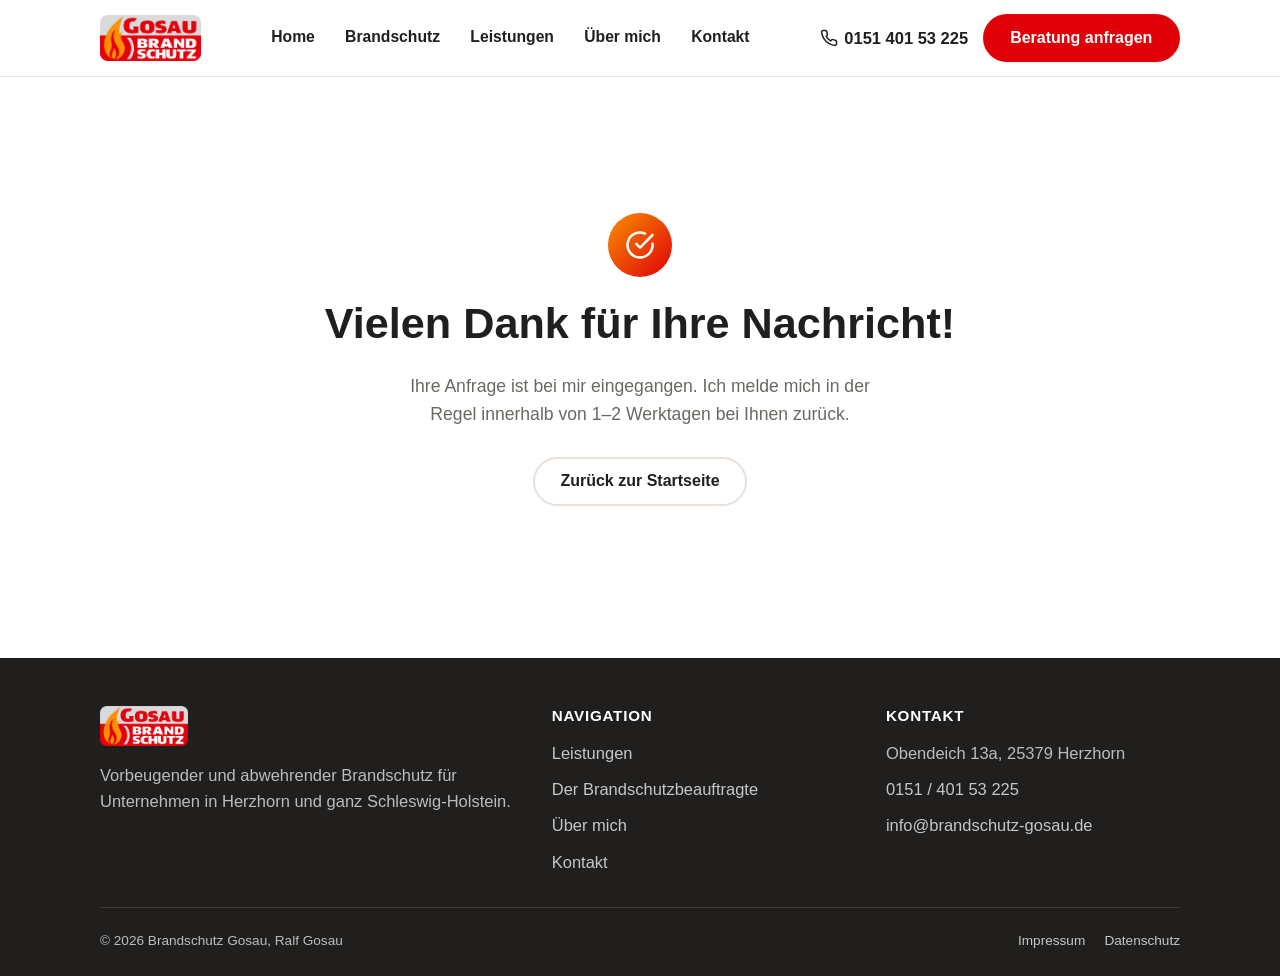
<file: danke.html>
<!doctype html>
<html lang="de">
<head>
<meta charset="UTF-8">
<meta name="viewport" content="width=device-width, initial-scale=1">
<title>Danke für Ihre Nachricht | Brandschutz Gosau</title>
<meta name="description" content="Vielen Dank für Ihre Anfrage bei Brandschutz Gosau – ich melde mich zeitnah zurück.">
<meta name="robots" content="noindex">
<link rel="canonical" href="https://www.brandschutz-gosau.de/danke.html">
<meta name="theme-color" content="#E00008">
<link rel="icon" href="/favicon.ico" sizes="any">
<link rel="icon" type="image/png" sizes="32x32" href="assets/img/favicon-32.png">
<link rel="apple-touch-icon" href="assets/img/apple-touch-icon.png">
<link rel="stylesheet" href="assets/css/style.css">
</head>
<body>
<a class="skip-link" href="#main">Zum Inhalt springen</a>

<header class="site-header">
  <div class="container">
    <a class="brand" href="index.html">
      <img src="assets/img/logo-gosau-brandschutz.png" width="899" height="409" alt="Logo Brandschutz Gosau – stilisierte Flamme neben dem Schriftzug Gosau Brandschutz">
    </a>
    <nav class="main-nav" id="main-nav" aria-label="Hauptnavigation">
      <a href="index.html">Home</a>
      <a href="brandschutzbeauftragter.html">Brandschutz</a>
      <a href="leistungen.html">Leistungen</a>
      <a href="ueber-mich.html">Über mich</a>
      <a href="kontakt.html">Kontakt</a>
    </nav>
    <div class="header-cta">
      <a class="header-phone" href="tel:+4915140153225" aria-label="Anrufen: 0151 401 53 225">
        <svg width="18" height="18" viewBox="0 0 24 24" fill="none" stroke="currentColor" stroke-width="2" stroke-linecap="round" stroke-linejoin="round" aria-hidden="true"><path d="M22 16.92v3a2 2 0 0 1-2.18 2 19.79 19.79 0 0 1-8.63-3.07 19.5 19.5 0 0 1-6-6 19.79 19.79 0 0 1-3.07-8.67A2 2 0 0 1 4.11 2h3a2 2 0 0 1 2 1.72c.127.96.361 1.903.7 2.81a2 2 0 0 1-.45 2.11L8.09 9.91a16 16 0 0 0 6 6l1.27-1.27a2 2 0 0 1 2.11-.45c.907.339 1.85.573 2.81.7A2 2 0 0 1 22 16.92z"/></svg>
        <span class="phone-text">0151 401 53 225</span>
      </a>
      <a class="btn btn-primary" href="kontakt.html#kontaktformular">Beratung anfragen</a>
      <button class="nav-toggle" aria-expanded="false" aria-controls="main-nav" aria-label="Menü öffnen">
        <span></span><span></span><span></span>
      </button>
    </div>
  </div>
</header>

<main id="main">
  <section>
    <div class="container center" style="padding:4rem 0 5rem">
      <span class="icon" style="display:inline-flex;width:64px;height:64px;border-radius:50%;background:linear-gradient(135deg,var(--color-orange),var(--color-red));color:#fff;align-items:center;justify-content:center;margin-bottom:1.2rem">
        <svg width="30" height="30" viewBox="0 0 24 24" fill="none" stroke="currentColor" stroke-width="2" stroke-linecap="round" stroke-linejoin="round"><path d="M22 11.08V12a10 10 0 1 1-5.93-9.14"/><path d="M22 4 12 14.01l-3-3"/></svg>
      </span>
      <h1>Vielen Dank für Ihre Nachricht!</h1>
      <p class="lead" style="margin:0 auto 1.8rem;max-width:50ch">Ihre Anfrage ist bei mir eingegangen. Ich melde mich in der Regel innerhalb von 1–2 Werktagen bei Ihnen zurück.</p>
      <a class="btn btn-secondary" href="index.html">Zurück zur Startseite</a>
    </div>
  </section>
</main>

<footer class="site-footer">
  <div class="container">
    <div class="footer-grid">
      <div>
        <div class="footer-brand">
          <img src="assets/img/logo-gosau-brandschutz.png" width="899" height="409" alt="">
        </div>
        <p>Vorbeugender und abwehrender Brandschutz für Unternehmen in Herzhorn und ganz Schleswig-Holstein.</p>
      </div>
      <div>
        <h3>Navigation</h3>
        <ul class="footer-links">
          <li><a href="leistungen.html">Leistungen</a></li>
          <li><a href="brandschutzbeauftragter.html">Der Brandschutzbeauftragte</a></li>
          <li><a href="ueber-mich.html">Über mich</a></li>
          <li><a href="kontakt.html">Kontakt</a></li>
        </ul>
      </div>
      <div>
        <h3>Kontakt</h3>
        <ul class="footer-links">
          <li>Obendeich 13a, 25379 Herzhorn</li>
          <li><a href="tel:+4915140153225">0151 / 401 53 225</a></li>
          <li><a href="mailto:info@brandschutz-gosau.de">info@brandschutz-gosau.de</a></li>
        </ul>
      </div>
    </div>
    <div class="footer-bottom">
      <span>© <span data-year>2026</span> Brandschutz Gosau, Ralf Gosau</span>
      <nav aria-label="Rechtliches">
        <a href="impressum.html">Impressum</a>
        <a href="datenschutz.html">Datenschutz</a>
      </nav>
    </div>
  </div>
</footer>

<script src="assets/js/main.js"></script>
</body>
</html>
</file>
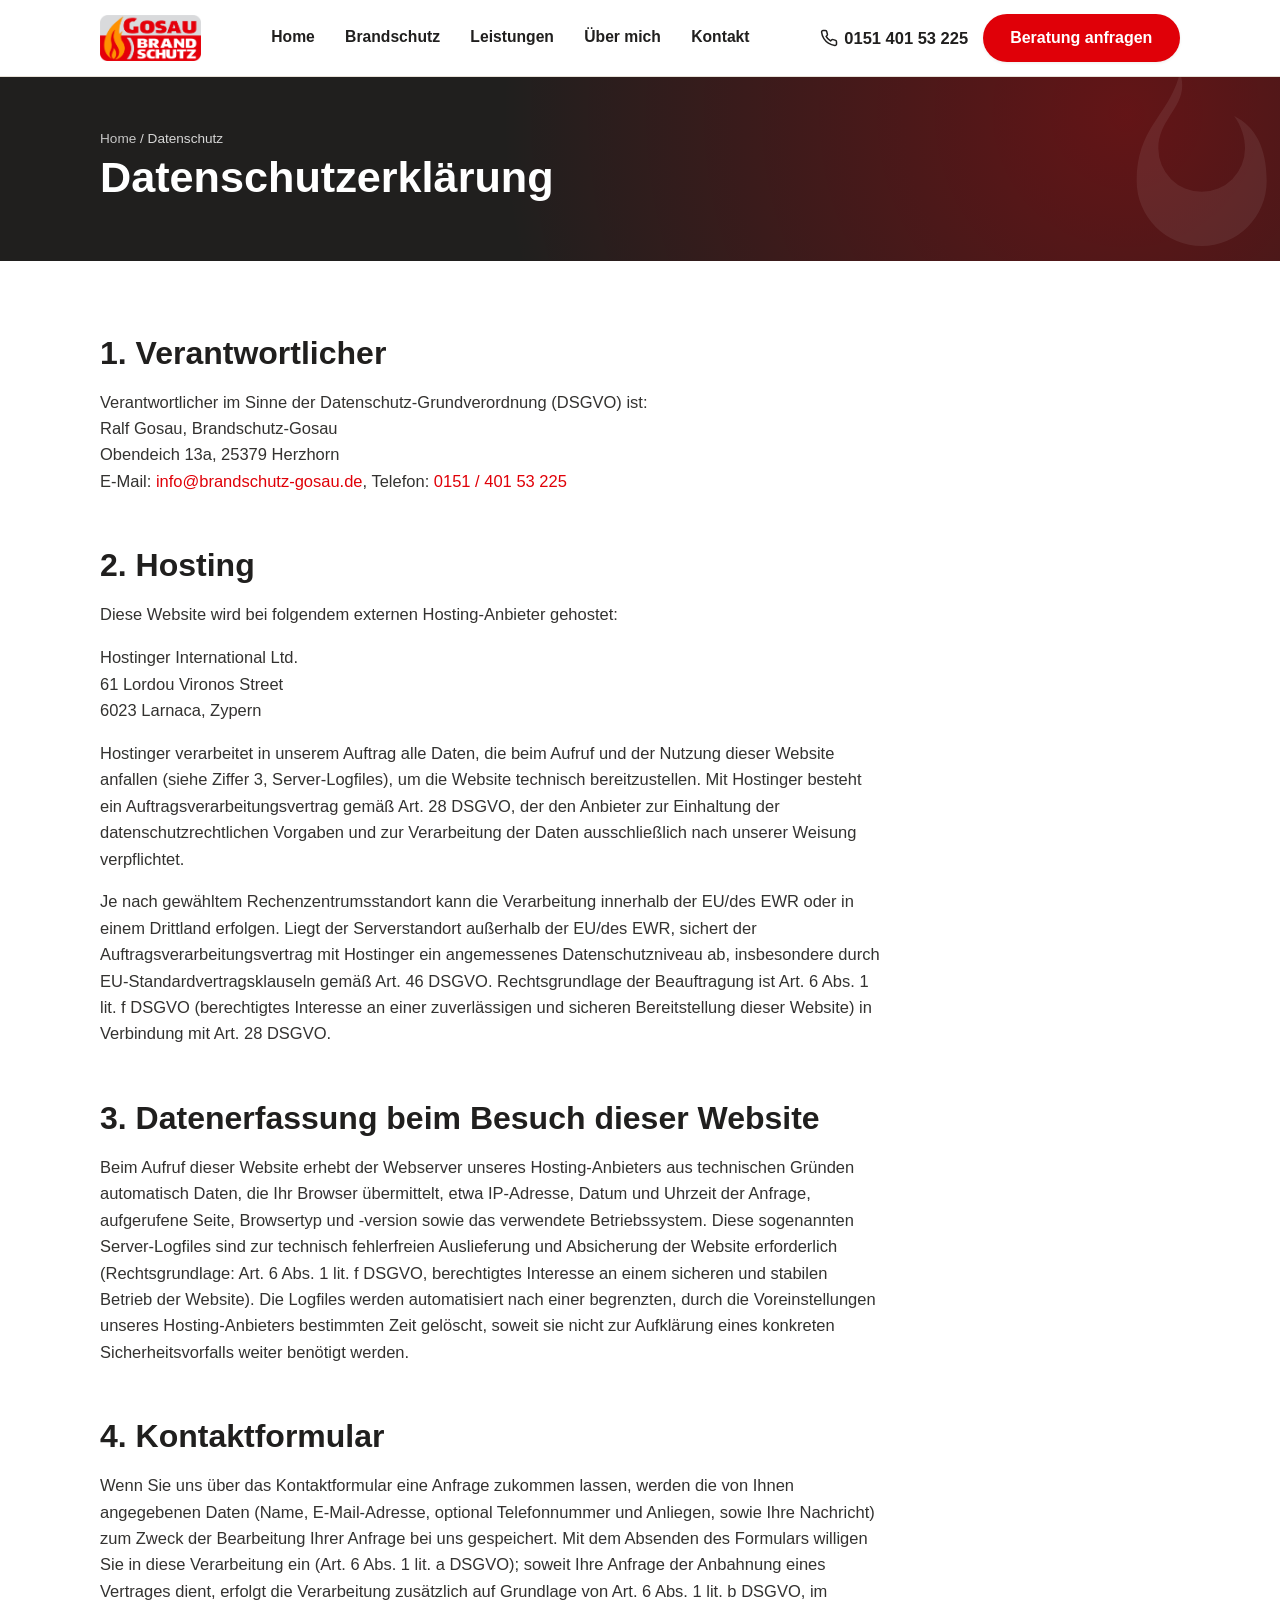
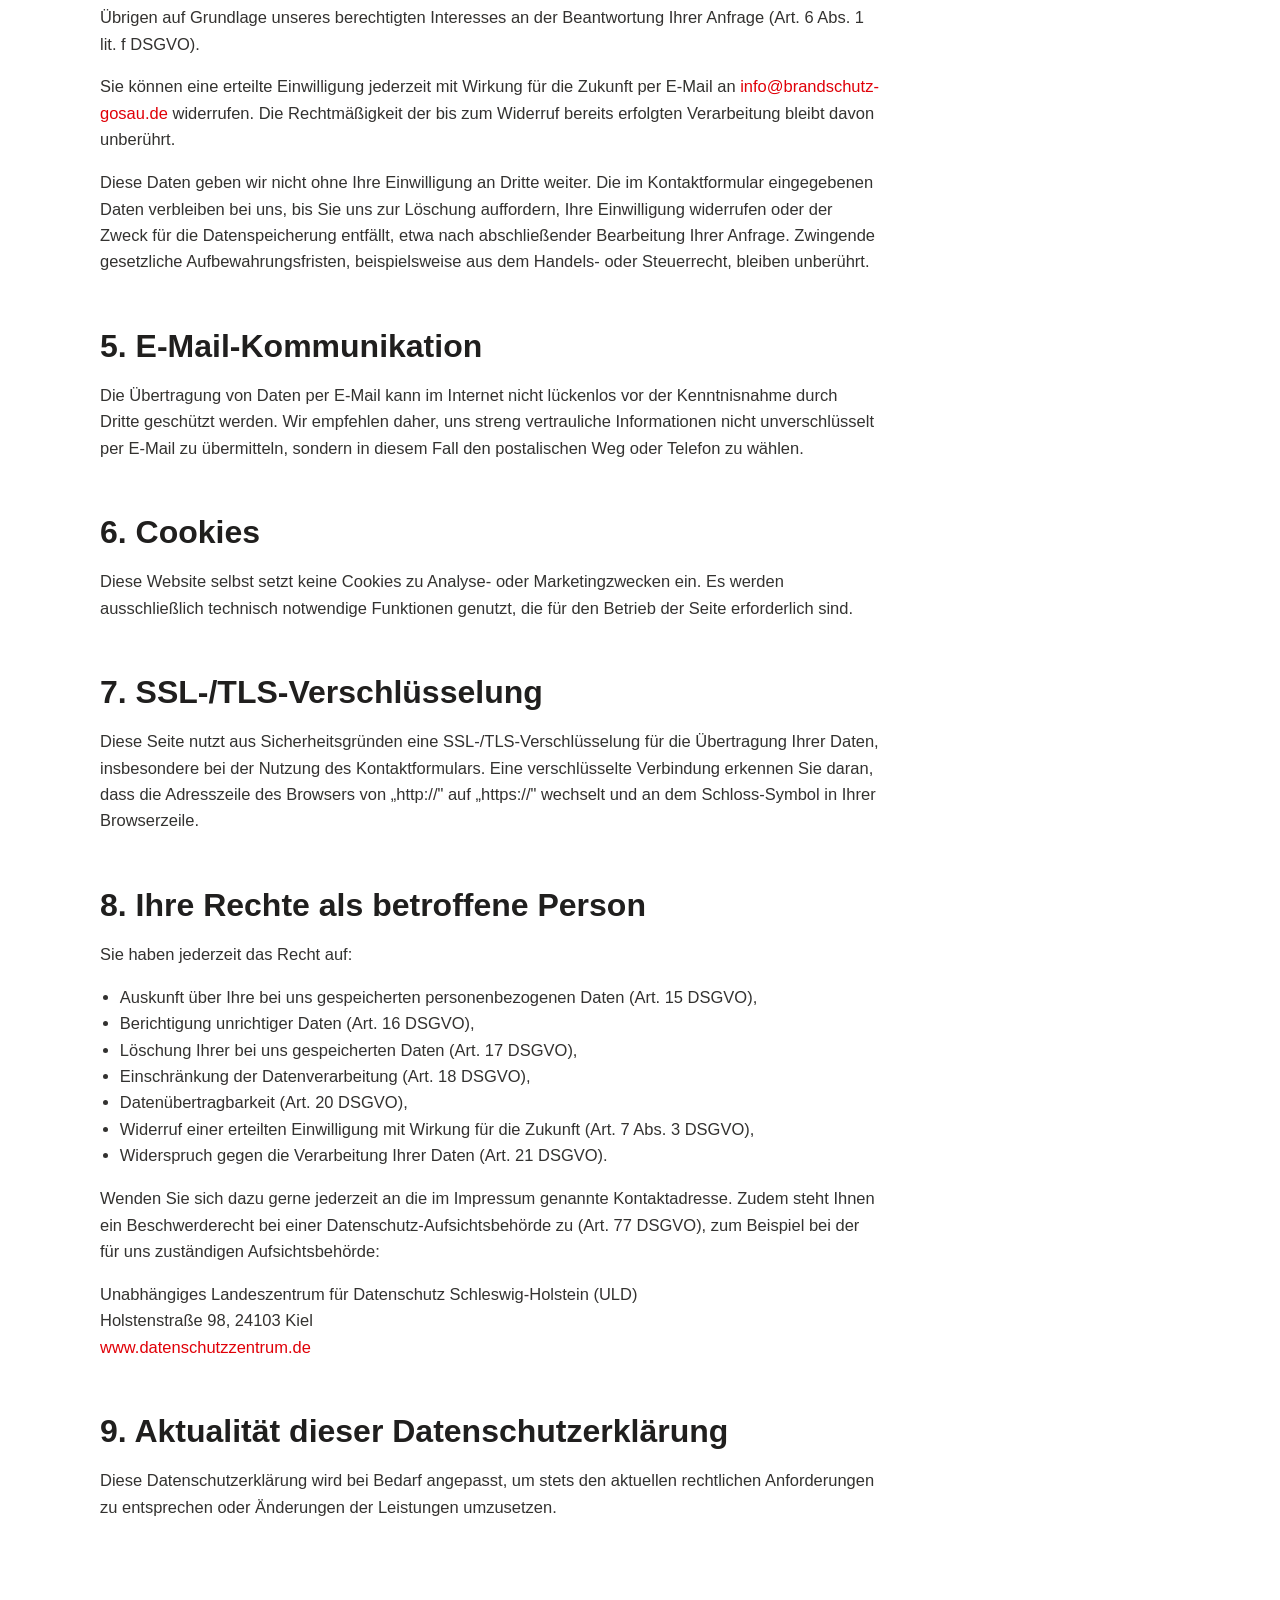
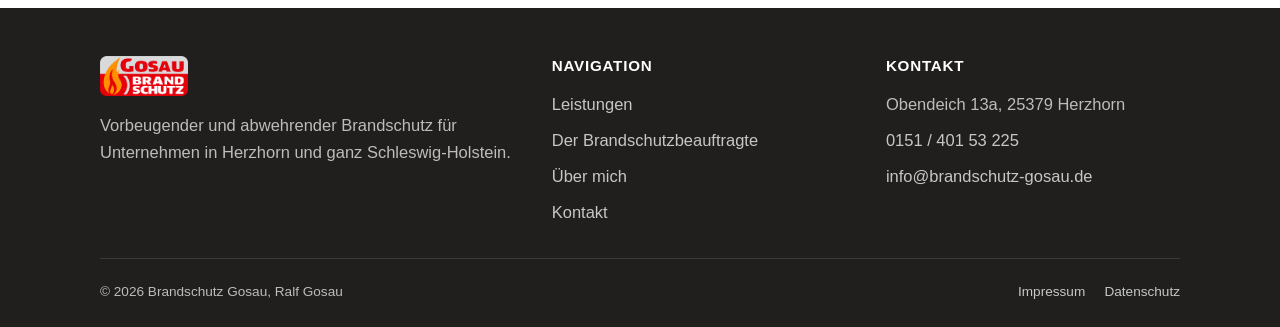
<file: datenschutz.html>
<!doctype html>
<html lang="de">
<head>
<meta charset="UTF-8">
<meta name="viewport" content="width=device-width, initial-scale=1">
<title>Datenschutzerklärung | Brandschutz Gosau</title>
<meta name="description" content="Datenschutzerklärung von Brandschutz Gosau: welche Daten beim Website-Besuch und über das Kontaktformular verarbeitet werden.">
<meta name="robots" content="noindex, follow">
<link rel="canonical" href="https://www.brandschutz-gosau.de/datenschutz.html">
<meta name="theme-color" content="#E00008">
<link rel="icon" href="/favicon.ico" sizes="any">
<link rel="icon" type="image/png" sizes="32x32" href="assets/img/favicon-32.png">
<link rel="apple-touch-icon" href="assets/img/apple-touch-icon.png">
<link rel="stylesheet" href="assets/css/style.css">
</head>
<body>
<a class="skip-link" href="#main">Zum Inhalt springen</a>

<header class="site-header">
  <div class="container">
    <a class="brand" href="index.html">
      <img src="assets/img/logo-gosau-brandschutz.png" width="899" height="409" alt="Logo Brandschutz Gosau – stilisierte Flamme neben dem Schriftzug Gosau Brandschutz">
    </a>
    <nav class="main-nav" id="main-nav" aria-label="Hauptnavigation">
      <a href="index.html">Home</a>
      <a href="brandschutzbeauftragter.html">Brandschutz</a>
      <a href="leistungen.html">Leistungen</a>
      <a href="ueber-mich.html">Über mich</a>
      <a href="kontakt.html">Kontakt</a>
    </nav>
    <div class="header-cta">
      <a class="header-phone" href="tel:+4915140153225" aria-label="Anrufen: 0151 401 53 225">
        <svg width="18" height="18" viewBox="0 0 24 24" fill="none" stroke="currentColor" stroke-width="2" stroke-linecap="round" stroke-linejoin="round" aria-hidden="true"><path d="M22 16.92v3a2 2 0 0 1-2.18 2 19.79 19.79 0 0 1-8.63-3.07 19.5 19.5 0 0 1-6-6 19.79 19.79 0 0 1-3.07-8.67A2 2 0 0 1 4.11 2h3a2 2 0 0 1 2 1.72c.127.96.361 1.903.7 2.81a2 2 0 0 1-.45 2.11L8.09 9.91a16 16 0 0 0 6 6l1.27-1.27a2 2 0 0 1 2.11-.45c.907.339 1.85.573 2.81.7A2 2 0 0 1 22 16.92z"/></svg>
        <span class="phone-text">0151 401 53 225</span>
      </a>
      <a class="btn btn-primary" href="kontakt.html#kontaktformular">Beratung anfragen</a>
      <button class="nav-toggle" aria-expanded="false" aria-controls="main-nav" aria-label="Menü öffnen">
        <span></span><span></span><span></span>
      </button>
    </div>
  </div>
</header>

<main id="main">
  <div class="page-intro">
    <div class="container">
      <p class="breadcrumb"><a href="index.html">Home</a> / Datenschutz</p>
      <h1>Datenschutzerklärung</h1>
    </div>
  </div>

  <section>
    <div class="container">
      <div class="legal-content">

        <h2>1. Verantwortlicher</h2>
        <p>
          Verantwortlicher im Sinne der Datenschutz-Grundverordnung (DSGVO) ist:<br>
          Ralf Gosau, Brandschutz-Gosau<br>
          Obendeich 13a, 25379 Herzhorn<br>
          E-Mail: <a href="mailto:info@brandschutz-gosau.de">info@brandschutz-gosau.de</a>,
          Telefon: <a href="tel:+4915140153225">0151 / 401 53 225</a>
        </p>

        <h2>2. Hosting</h2>
        <p>Diese Website wird bei folgendem externen Hosting-Anbieter gehostet:</p>
        <p>
          Hostinger International Ltd.<br>
          61 Lordou Vironos Street<br>
          6023 Larnaca, Zypern
        </p>
        <p>Hostinger verarbeitet in unserem Auftrag alle Daten, die beim Aufruf und der Nutzung dieser Website anfallen (siehe Ziffer 3, Server-Logfiles), um die Website technisch bereitzustellen. Mit Hostinger besteht ein Auftragsverarbeitungsvertrag gemäß Art. 28 DSGVO, der den Anbieter zur Einhaltung der datenschutzrechtlichen Vorgaben und zur Verarbeitung der Daten ausschließlich nach unserer Weisung verpflichtet.</p>
        <p>Je nach gewähltem Rechenzentrumsstandort kann die Verarbeitung innerhalb der EU/des EWR oder in einem Drittland erfolgen. Liegt der Serverstandort außerhalb der EU/des EWR, sichert der Auftragsverarbeitungsvertrag mit Hostinger ein angemessenes Datenschutzniveau ab, insbesondere durch EU-Standardvertragsklauseln gemäß Art. 46 DSGVO. Rechtsgrundlage der Beauftragung ist Art. 6 Abs. 1 lit. f DSGVO (berechtigtes Interesse an einer zuverlässigen und sicheren Bereitstellung dieser Website) in Verbindung mit Art. 28 DSGVO.</p>
        <!-- Hinweis für den Betreiber: Firmierung/Anschrift von Hostinger sowie den konkret gebuchten Rechenzentrumsstandort im hPanel gegenprüfen und den Auftragsverarbeitungsvertrag (DPA) dort abschließen bzw. bestätigen. -->

        <h2>3. Datenerfassung beim Besuch dieser Website</h2>
        <p>Beim Aufruf dieser Website erhebt der Webserver unseres Hosting-Anbieters aus technischen Gründen automatisch Daten, die Ihr Browser übermittelt, etwa IP-Adresse, Datum und Uhrzeit der Anfrage, aufgerufene Seite, Browsertyp und -version sowie das verwendete Betriebssystem. Diese sogenannten Server-Logfiles sind zur technisch fehlerfreien Auslieferung und Absicherung der Website erforderlich (Rechtsgrundlage: Art. 6 Abs. 1 lit. f DSGVO, berechtigtes Interesse an einem sicheren und stabilen Betrieb der Website). Die Logfiles werden automatisiert nach einer begrenzten, durch die Voreinstellungen unseres Hosting-Anbieters bestimmten Zeit gelöscht, soweit sie nicht zur Aufklärung eines konkreten Sicherheitsvorfalls weiter benötigt werden.</p>

        <h2>4. Kontaktformular</h2>
        <p>Wenn Sie uns über das Kontaktformular eine Anfrage zukommen lassen, werden die von Ihnen angegebenen Daten (Name, E-Mail-Adresse, optional Telefonnummer und Anliegen, sowie Ihre Nachricht) zum Zweck der Bearbeitung Ihrer Anfrage bei uns gespeichert. Mit dem Absenden des Formulars willigen Sie in diese Verarbeitung ein (Art. 6 Abs. 1 lit. a DSGVO); soweit Ihre Anfrage der Anbahnung eines Vertrages dient, erfolgt die Verarbeitung zusätzlich auf Grundlage von Art. 6 Abs. 1 lit. b DSGVO, im Übrigen auf Grundlage unseres berechtigten Interesses an der Beantwortung Ihrer Anfrage (Art. 6 Abs. 1 lit. f DSGVO).</p>
        <p>Sie können eine erteilte Einwilligung jederzeit mit Wirkung für die Zukunft per E-Mail an <a href="mailto:info@brandschutz-gosau.de">info@brandschutz-gosau.de</a> widerrufen. Die Rechtmäßigkeit der bis zum Widerruf bereits erfolgten Verarbeitung bleibt davon unberührt.</p>
        <p>Diese Daten geben wir nicht ohne Ihre Einwilligung an Dritte weiter. Die im Kontaktformular eingegebenen Daten verbleiben bei uns, bis Sie uns zur Löschung auffordern, Ihre Einwilligung widerrufen oder der Zweck für die Datenspeicherung entfällt, etwa nach abschließender Bearbeitung Ihrer Anfrage. Zwingende gesetzliche Aufbewahrungsfristen, beispielsweise aus dem Handels- oder Steuerrecht, bleiben unberührt.</p>

        <h2>5. E-Mail-Kommunikation</h2>
        <p>Die Übertragung von Daten per E-Mail kann im Internet nicht lückenlos vor der Kenntnisnahme durch Dritte geschützt werden. Wir empfehlen daher, uns streng vertrauliche Informationen nicht unverschlüsselt per E-Mail zu übermitteln, sondern in diesem Fall den postalischen Weg oder Telefon zu wählen.</p>

        <h2>6. Cookies</h2>
        <p>Diese Website selbst setzt keine Cookies zu Analyse- oder Marketingzwecken ein. Es werden ausschließlich technisch notwendige Funktionen genutzt, die für den Betrieb der Seite erforderlich sind.</p>

        <h2>7. SSL-/TLS-Verschlüsselung</h2>
        <p>Diese Seite nutzt aus Sicherheitsgründen eine SSL-/TLS-Verschlüsselung für die Übertragung Ihrer Daten, insbesondere bei der Nutzung des Kontaktformulars. Eine verschlüsselte Verbindung erkennen Sie daran, dass die Adresszeile des Browsers von „http://" auf „https://" wechselt und an dem Schloss-Symbol in Ihrer Browserzeile.</p>

        <h2>8. Ihre Rechte als betroffene Person</h2>
        <p>Sie haben jederzeit das Recht auf:</p>
        <ul>
          <li>Auskunft über Ihre bei uns gespeicherten personenbezogenen Daten (Art. 15 DSGVO),</li>
          <li>Berichtigung unrichtiger Daten (Art. 16 DSGVO),</li>
          <li>Löschung Ihrer bei uns gespeicherten Daten (Art. 17 DSGVO),</li>
          <li>Einschränkung der Datenverarbeitung (Art. 18 DSGVO),</li>
          <li>Datenübertragbarkeit (Art. 20 DSGVO),</li>
          <li>Widerruf einer erteilten Einwilligung mit Wirkung für die Zukunft (Art. 7 Abs. 3 DSGVO),</li>
          <li>Widerspruch gegen die Verarbeitung Ihrer Daten (Art. 21 DSGVO).</li>
        </ul>
        <p>Wenden Sie sich dazu gerne jederzeit an die im Impressum genannte Kontaktadresse. Zudem steht Ihnen ein Beschwerderecht bei einer Datenschutz-Aufsichtsbehörde zu (Art. 77 DSGVO), zum Beispiel bei der für uns zuständigen Aufsichtsbehörde:</p>
        <p>
          Unabhängiges Landeszentrum für Datenschutz Schleswig-Holstein (ULD)<br>
          Holstenstraße 98, 24103 Kiel<br>
          <a href="https://www.datenschutzzentrum.de" target="_blank" rel="noopener">www.datenschutzzentrum.de</a>
        </p>

        <h2>9. Aktualität dieser Datenschutzerklärung</h2>
        <p>Diese Datenschutzerklärung wird bei Bedarf angepasst, um stets den aktuellen rechtlichen Anforderungen zu entsprechen oder Änderungen der Leistungen umzusetzen.</p>

      </div>
    </div>
  </section>
</main>

<footer class="site-footer">
  <div class="container">
    <div class="footer-grid">
      <div>
        <div class="footer-brand">
          <img src="assets/img/logo-gosau-brandschutz.png" width="899" height="409" alt="">
        </div>
        <p>Vorbeugender und abwehrender Brandschutz für Unternehmen in Herzhorn und ganz Schleswig-Holstein.</p>
      </div>
      <div>
        <h3>Navigation</h3>
        <ul class="footer-links">
          <li><a href="leistungen.html">Leistungen</a></li>
          <li><a href="brandschutzbeauftragter.html">Der Brandschutzbeauftragte</a></li>
          <li><a href="ueber-mich.html">Über mich</a></li>
          <li><a href="kontakt.html">Kontakt</a></li>
        </ul>
      </div>
      <div>
        <h3>Kontakt</h3>
        <ul class="footer-links">
          <li>Obendeich 13a, 25379 Herzhorn</li>
          <li><a href="tel:+4915140153225">0151 / 401 53 225</a></li>
          <li><a href="mailto:info@brandschutz-gosau.de">info@brandschutz-gosau.de</a></li>
        </ul>
      </div>
    </div>
    <div class="footer-bottom">
      <span>© <span data-year>2026</span> Brandschutz Gosau, Ralf Gosau</span>
      <nav aria-label="Rechtliches">
        <a href="impressum.html">Impressum</a>
        <a href="datenschutz.html">Datenschutz</a>
      </nav>
    </div>
  </div>
</footer>

<script src="assets/js/main.js"></script>
</body>
</html>
</file>
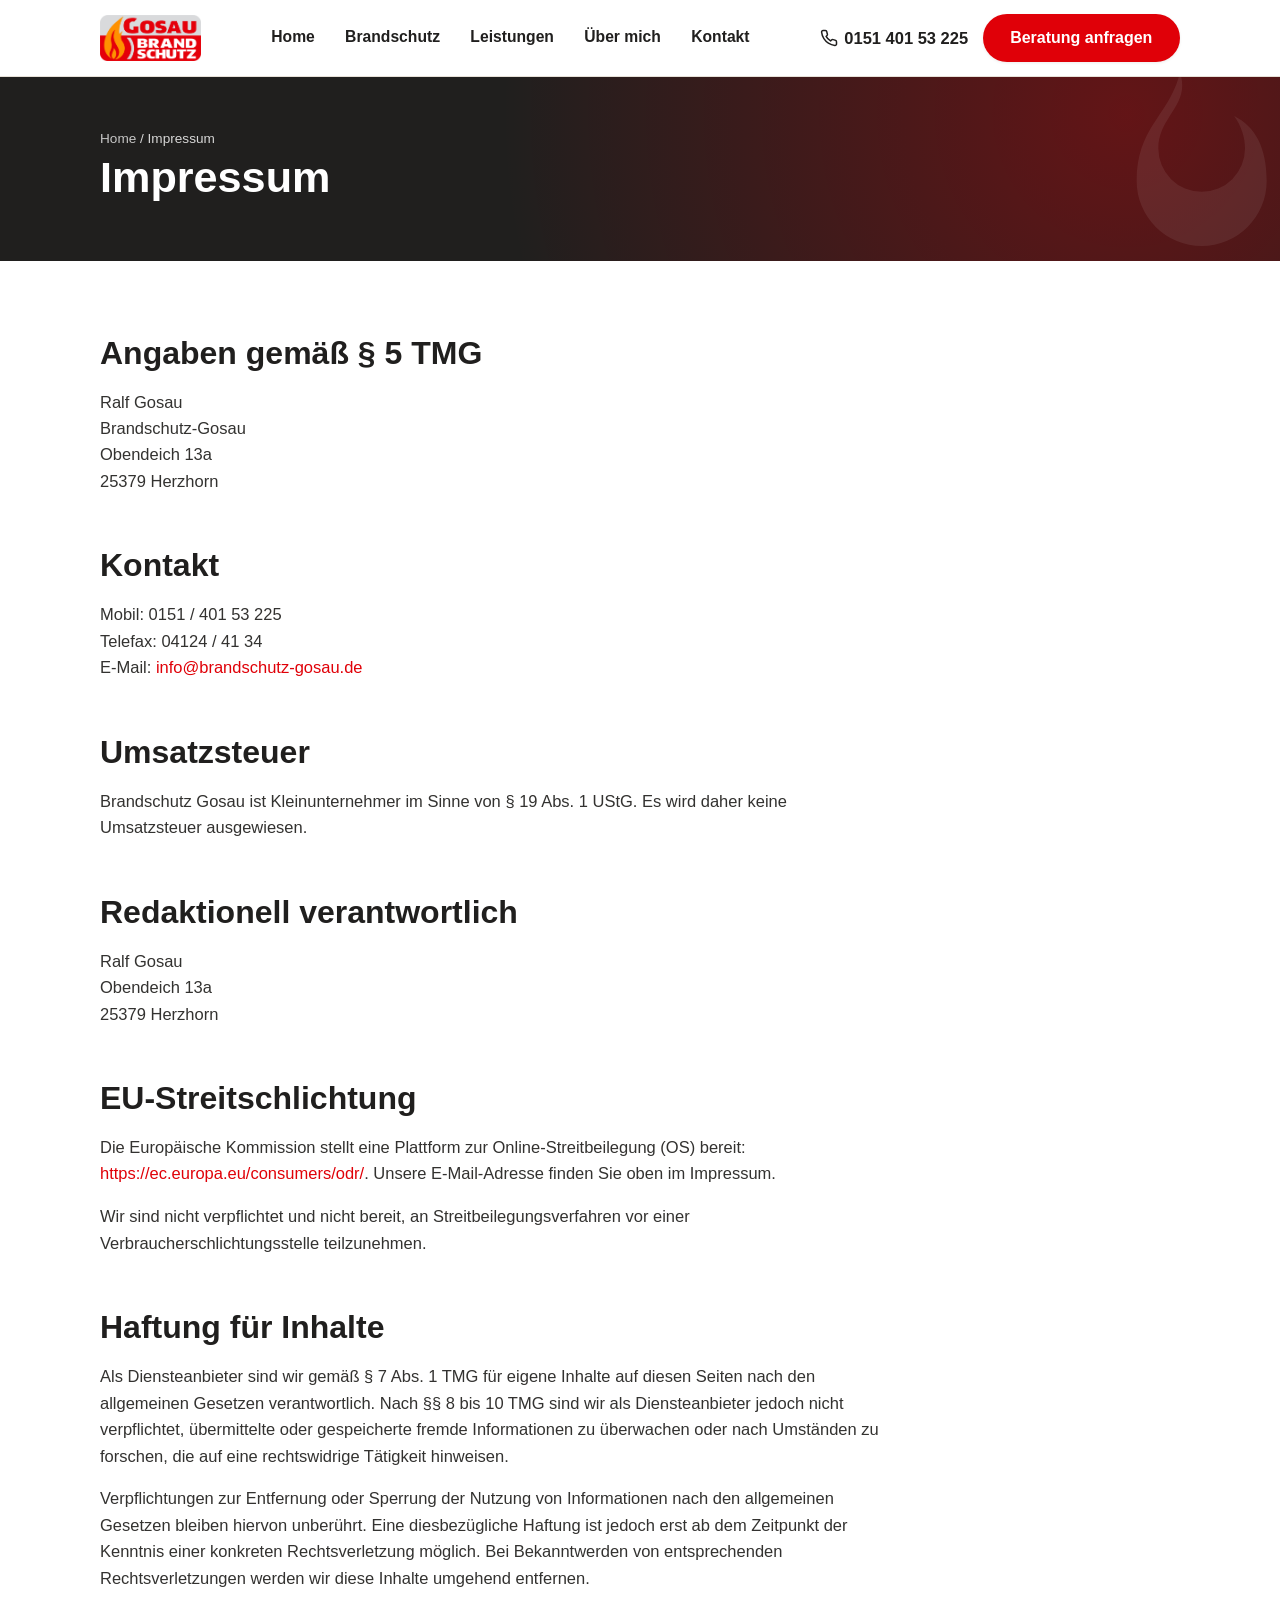
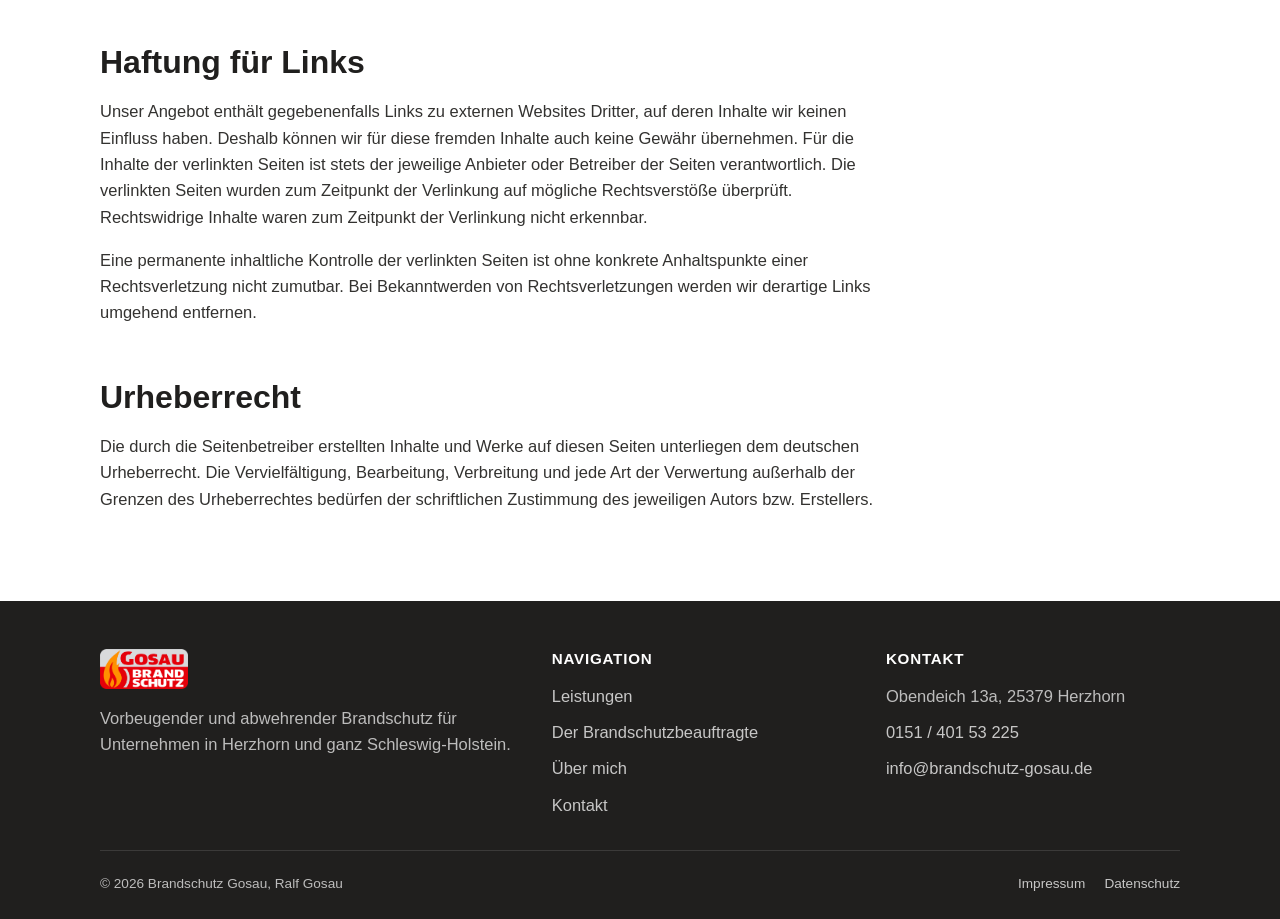
<file: impressum.html>
<!doctype html>
<html lang="de">
<head>
<meta charset="UTF-8">
<meta name="viewport" content="width=device-width, initial-scale=1">
<title>Impressum | Brandschutz Gosau</title>
<meta name="description" content="Impressum von Brandschutz Gosau gemäß § 5 TMG.">
<meta name="robots" content="noindex, follow">
<link rel="canonical" href="https://www.brandschutz-gosau.de/impressum.html">
<meta name="theme-color" content="#E00008">
<link rel="icon" href="/favicon.ico" sizes="any">
<link rel="icon" type="image/png" sizes="32x32" href="assets/img/favicon-32.png">
<link rel="apple-touch-icon" href="assets/img/apple-touch-icon.png">
<link rel="stylesheet" href="assets/css/style.css">
</head>
<body>
<a class="skip-link" href="#main">Zum Inhalt springen</a>

<header class="site-header">
  <div class="container">
    <a class="brand" href="index.html">
      <img src="assets/img/logo-gosau-brandschutz.png" width="184" height="84" alt="Logo Brandschutz Gosau – stilisierte Flamme neben dem Schriftzug Gosau Brandschutz">
    </a>
    <nav class="main-nav" id="main-nav" aria-label="Hauptnavigation">
      <a href="index.html">Home</a>
      <a href="brandschutzbeauftragter.html">Brandschutz</a>
      <a href="leistungen.html">Leistungen</a>
      <a href="ueber-mich.html">Über mich</a>
      <a href="kontakt.html">Kontakt</a>
    </nav>
    <div class="header-cta">
      <a class="header-phone" href="tel:+4915140153225">
        <svg width="18" height="18" viewBox="0 0 24 24" fill="none" stroke="currentColor" stroke-width="2" stroke-linecap="round" stroke-linejoin="round"><path d="M22 16.92v3a2 2 0 0 1-2.18 2 19.79 19.79 0 0 1-8.63-3.07 19.5 19.5 0 0 1-6-6 19.79 19.79 0 0 1-3.07-8.67A2 2 0 0 1 4.11 2h3a2 2 0 0 1 2 1.72c.127.96.361 1.903.7 2.81a2 2 0 0 1-.45 2.11L8.09 9.91a16 16 0 0 0 6 6l1.27-1.27a2 2 0 0 1 2.11-.45c.907.339 1.85.573 2.81.7A2 2 0 0 1 22 16.92z"/></svg>
        <span class="phone-text">0151 401 53 225</span>
      </a>
      <a class="btn btn-primary" href="kontakt.html#kontaktformular">Beratung anfragen</a>
      <button class="nav-toggle" aria-expanded="false" aria-controls="main-nav" aria-label="Menü öffnen">
        <span></span><span></span><span></span>
      </button>
    </div>
  </div>
</header>

<main id="main">
  <div class="page-intro">
    <div class="container">
      <p class="breadcrumb"><a href="index.html">Home</a> / Impressum</p>
      <h1>Impressum</h1>
    </div>
  </div>

  <section>
    <div class="container">
      <div class="legal-content">
        <h2>Angaben gemäß § 5 TMG</h2>
        <p>
          Ralf Gosau<br>
          Brandschutz-Gosau<br>
          Obendeich 13a<br>
          25379 Herzhorn
        </p>

        <h2>Kontakt</h2>
        <p>
          Mobil: 0151 / 401 53 225<br>
          Telefax: 04124 / 41 34<br>
          E-Mail: <a href="mailto:info@brandschutz-gosau.de">info@brandschutz-gosau.de</a>
        </p>

        <h2>Umsatzsteuer</h2>
        <p>Brandschutz Gosau ist Kleinunternehmer im Sinne von § 19 Abs. 1 UStG. Es wird daher keine Umsatzsteuer ausgewiesen.</p>

        <h2>Redaktionell verantwortlich</h2>
        <p>
          Ralf Gosau<br>
          Obendeich 13a<br>
          25379 Herzhorn
        </p>

        <h2>EU-Streitschlichtung</h2>
        <p>Die Europäische Kommission stellt eine Plattform zur Online-Streitbeilegung (OS) bereit: <a href="https://ec.europa.eu/consumers/odr/" target="_blank" rel="noopener">https://ec.europa.eu/consumers/odr/</a>. Unsere E-Mail-Adresse finden Sie oben im Impressum.</p>
        <p>Wir sind nicht verpflichtet und nicht bereit, an Streitbeilegungsverfahren vor einer Verbraucherschlichtungsstelle teilzunehmen.</p>

        <h2>Haftung für Inhalte</h2>
        <p>Als Diensteanbieter sind wir gemäß § 7 Abs. 1 TMG für eigene Inhalte auf diesen Seiten nach den allgemeinen Gesetzen verantwortlich. Nach §§ 8 bis 10 TMG sind wir als Diensteanbieter jedoch nicht verpflichtet, übermittelte oder gespeicherte fremde Informationen zu überwachen oder nach Umständen zu forschen, die auf eine rechtswidrige Tätigkeit hinweisen.</p>
        <p>Verpflichtungen zur Entfernung oder Sperrung der Nutzung von Informationen nach den allgemeinen Gesetzen bleiben hiervon unberührt. Eine diesbezügliche Haftung ist jedoch erst ab dem Zeitpunkt der Kenntnis einer konkreten Rechtsverletzung möglich. Bei Bekanntwerden von entsprechenden Rechtsverletzungen werden wir diese Inhalte umgehend entfernen.</p>

        <h2>Haftung für Links</h2>
        <p>Unser Angebot enthält gegebenenfalls Links zu externen Websites Dritter, auf deren Inhalte wir keinen Einfluss haben. Deshalb können wir für diese fremden Inhalte auch keine Gewähr übernehmen. Für die Inhalte der verlinkten Seiten ist stets der jeweilige Anbieter oder Betreiber der Seiten verantwortlich. Die verlinkten Seiten wurden zum Zeitpunkt der Verlinkung auf mögliche Rechtsverstöße überprüft. Rechtswidrige Inhalte waren zum Zeitpunkt der Verlinkung nicht erkennbar.</p>
        <p>Eine permanente inhaltliche Kontrolle der verlinkten Seiten ist ohne konkrete Anhaltspunkte einer Rechtsverletzung nicht zumutbar. Bei Bekanntwerden von Rechtsverletzungen werden wir derartige Links umgehend entfernen.</p>

        <h2>Urheberrecht</h2>
        <p>Die durch die Seitenbetreiber erstellten Inhalte und Werke auf diesen Seiten unterliegen dem deutschen Urheberrecht. Die Vervielfältigung, Bearbeitung, Verbreitung und jede Art der Verwertung außerhalb der Grenzen des Urheberrechtes bedürfen der schriftlichen Zustimmung des jeweiligen Autors bzw. Erstellers.</p>
      </div>
    </div>
  </section>
</main>

<footer class="site-footer">
  <div class="container">
    <div class="footer-grid">
      <div>
        <div class="footer-brand">
          <img src="assets/img/logo-gosau-brandschutz.png" width="120" height="55" alt="">
        </div>
        <p>Vorbeugender und abwehrender Brandschutz für Unternehmen in Herzhorn und ganz Schleswig-Holstein.</p>
      </div>
      <div>
        <h3>Navigation</h3>
        <ul class="footer-links">
          <li><a href="leistungen.html">Leistungen</a></li>
          <li><a href="brandschutzbeauftragter.html">Der Brandschutzbeauftragte</a></li>
          <li><a href="ueber-mich.html">Über mich</a></li>
          <li><a href="kontakt.html">Kontakt</a></li>
        </ul>
      </div>
      <div>
        <h3>Kontakt</h3>
        <ul class="footer-links">
          <li>Obendeich 13a, 25379 Herzhorn</li>
          <li><a href="tel:+4915140153225">0151 / 401 53 225</a></li>
          <li><a href="mailto:info@brandschutz-gosau.de">info@brandschutz-gosau.de</a></li>
        </ul>
      </div>
    </div>
    <div class="footer-bottom">
      <span>© <span data-year>2026</span> Brandschutz Gosau, Ralf Gosau</span>
      <nav aria-label="Rechtliches">
        <a href="impressum.html">Impressum</a>
        <a href="datenschutz.html">Datenschutz</a>
      </nav>
    </div>
  </div>
</footer>

<script src="assets/js/main.js"></script>
</body>
</html>
</file>
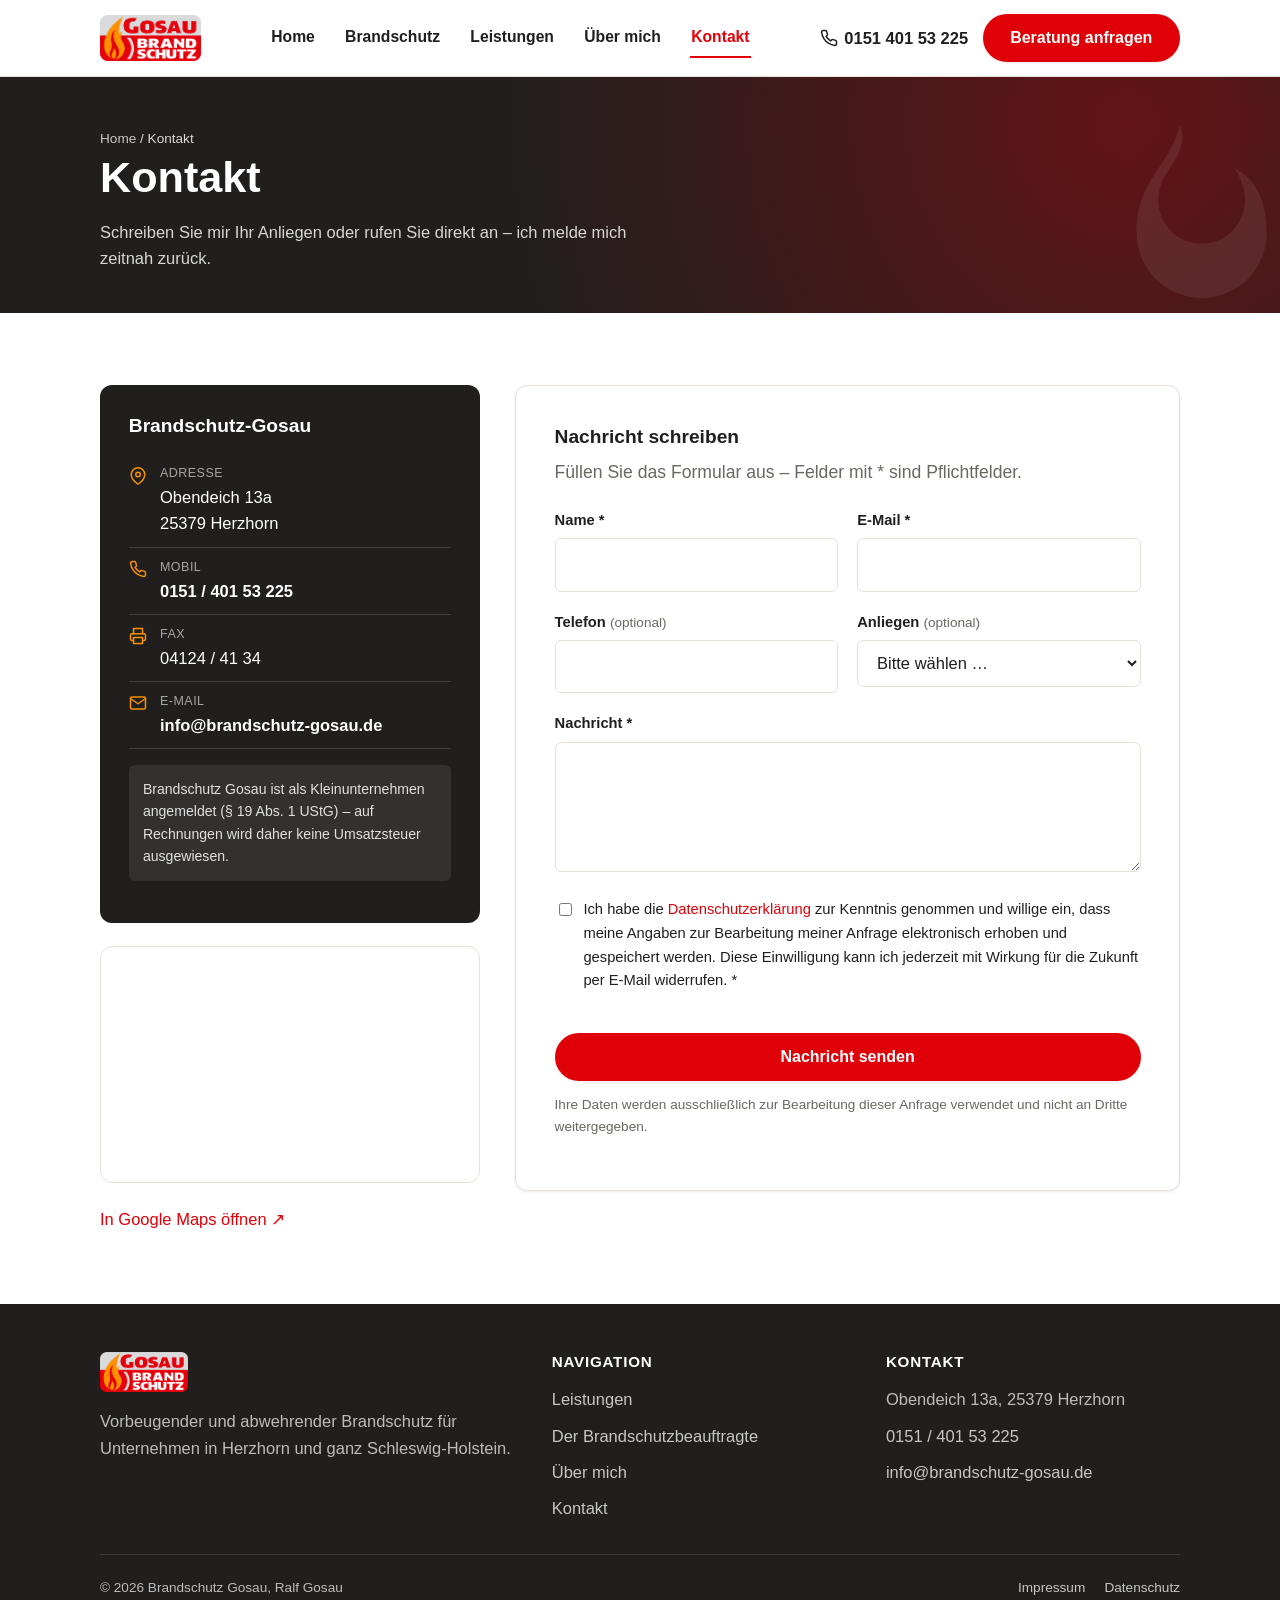
<file: kontakt.html>
<!doctype html>
<html lang="de">
<head>
<meta charset="UTF-8">
<meta name="viewport" content="width=device-width, initial-scale=1">
<title>Kontakt | Brandschutz Gosau</title>
<meta name="description" content="Kontaktieren Sie Brandschutz Gosau in Herzhorn: Telefon, E-Mail oder direkt über das Kontaktformular für eine unverbindliche Anfrage.">
<link rel="canonical" href="https://www.brandschutz-gosau.de/kontakt.html">
<meta name="theme-color" content="#E00008">
<meta property="og:type" content="website">
<meta property="og:locale" content="de_DE">
<meta property="og:site_name" content="Brandschutz Gosau">
<meta property="og:title" content="Kontakt | Brandschutz Gosau">
<meta property="og:description" content="Kontaktieren Sie Brandschutz Gosau in Herzhorn: Telefon, E-Mail oder direkt über das Kontaktformular.">
<meta property="og:url" content="https://www.brandschutz-gosau.de/kontakt.html">
<link rel="icon" href="/favicon.ico" sizes="any">
<link rel="icon" type="image/png" sizes="32x32" href="assets/img/favicon-32.png">
<link rel="apple-touch-icon" href="assets/img/apple-touch-icon.png">
<link rel="stylesheet" href="assets/css/style.css">
</head>
<body>
<a class="skip-link" href="#main">Zum Inhalt springen</a>

<header class="site-header">
  <div class="container">
    <a class="brand" href="index.html">
      <img src="assets/img/logo-gosau-brandschutz.png" width="899" height="409" alt="Logo Brandschutz Gosau – stilisierte Flamme neben dem Schriftzug Gosau Brandschutz">
    </a>
    <nav class="main-nav" id="main-nav" aria-label="Hauptnavigation">
      <a href="index.html">Home</a>
      <a href="brandschutzbeauftragter.html">Brandschutz</a>
      <a href="leistungen.html">Leistungen</a>
      <a href="ueber-mich.html">Über mich</a>
      <a href="kontakt.html" aria-current="page">Kontakt</a>
    </nav>
    <div class="header-cta">
      <a class="header-phone" href="tel:+4915140153225" aria-label="Anrufen: 0151 401 53 225">
        <svg width="18" height="18" viewBox="0 0 24 24" fill="none" stroke="currentColor" stroke-width="2" stroke-linecap="round" stroke-linejoin="round" aria-hidden="true"><path d="M22 16.92v3a2 2 0 0 1-2.18 2 19.79 19.79 0 0 1-8.63-3.07 19.5 19.5 0 0 1-6-6 19.79 19.79 0 0 1-3.07-8.67A2 2 0 0 1 4.11 2h3a2 2 0 0 1 2 1.72c.127.96.361 1.903.7 2.81a2 2 0 0 1-.45 2.11L8.09 9.91a16 16 0 0 0 6 6l1.27-1.27a2 2 0 0 1 2.11-.45c.907.339 1.85.573 2.81.7A2 2 0 0 1 22 16.92z"/></svg>
        <span class="phone-text">0151 401 53 225</span>
      </a>
      <a class="btn btn-primary" href="kontakt.html#kontaktformular">Beratung anfragen</a>
      <button class="nav-toggle" aria-expanded="false" aria-controls="main-nav" aria-label="Menü öffnen">
        <span></span><span></span><span></span>
      </button>
    </div>
  </div>
</header>

<main id="main">
  <div class="page-intro">
    <div class="container">
      <p class="breadcrumb"><a href="index.html">Home</a> / Kontakt</p>
      <h1>Kontakt</h1>
      <p>Schreiben Sie mir Ihr Anliegen oder rufen Sie direkt an – ich melde mich zeitnah zurück.</p>
    </div>
  </div>

  <section id="kontaktformular" aria-labelledby="kontakt-title">
    <div class="container">
      <h2 id="kontakt-title" class="sr-only">Kontaktdaten und Kontaktformular</h2>
      <div class="contact-layout">

        <div class="contact-col">
          <div class="contact-card">
            <h3>Brandschutz-Gosau</h3>
            <ul class="contact-list">
              <li>
                <svg width="18" height="18" viewBox="0 0 24 24" fill="none" stroke="currentColor" stroke-width="2" stroke-linecap="round" stroke-linejoin="round"><path d="M21 10c0 7-9 13-9 13s-9-6-9-13a9 9 0 0 1 18 0z"/><circle cx="12" cy="10" r="3"/></svg>
                <span><span class="label">Adresse</span>Obendeich 13a<br>25379 Herzhorn</span>
              </li>
              <li>
                <svg width="18" height="18" viewBox="0 0 24 24" fill="none" stroke="currentColor" stroke-width="2" stroke-linecap="round" stroke-linejoin="round"><path d="M22 16.92v3a2 2 0 0 1-2.18 2 19.79 19.79 0 0 1-8.63-3.07 19.5 19.5 0 0 1-6-6 19.79 19.79 0 0 1-3.07-8.67A2 2 0 0 1 4.11 2h3a2 2 0 0 1 2 1.72c.127.96.361 1.903.7 2.81a2 2 0 0 1-.45 2.11L8.09 9.91a16 16 0 0 0 6 6l1.27-1.27a2 2 0 0 1 2.11-.45c.907.339 1.85.573 2.81.7A2 2 0 0 1 22 16.92z"/></svg>
                <span><span class="label">Mobil</span><a href="tel:+4915140153225">0151 / 401 53 225</a></span>
              </li>
              <li>
                <svg width="18" height="18" viewBox="0 0 24 24" fill="none" stroke="currentColor" stroke-width="2" stroke-linecap="round" stroke-linejoin="round"><path d="M6 9V2h12v7"/><path d="M6 18H4a2 2 0 0 1-2-2v-5a2 2 0 0 1 2-2h16a2 2 0 0 1 2 2v5a2 2 0 0 1-2 2h-2"/><path d="M6 14h12v8H6z"/></svg>
                <span><span class="label">Fax</span>04124 / 41 34</span>
              </li>
              <li>
                <svg width="18" height="18" viewBox="0 0 24 24" fill="none" stroke="currentColor" stroke-width="2" stroke-linecap="round" stroke-linejoin="round"><path d="M22 6c0-1.1-.9-2-2-2H4a2 2 0 0 0-2 2v12a2 2 0 0 0 2 2h16a2 2 0 0 0 2-2z"/><path d="m22 6-10 7L2 6"/></svg>
                <span><span class="label">E-Mail</span><a href="mailto:info@brandschutz-gosau.de">info@brandschutz-gosau.de</a></span>
              </li>
            </ul>
            <p class="contact-note">Brandschutz Gosau ist als Kleinunternehmen angemeldet (§ 19 Abs. 1 UStG) – auf Rechnungen wird daher keine Umsatzsteuer ausgewiesen.</p>
          </div>

          <div class="map-frame">
            <iframe src="https://www.google.com/maps?q=Obendeich+13a,+25379+Herzhorn&output=embed" title="Standort von Brandschutz Gosau, Obendeich 13a, 25379 Herzhorn" loading="lazy" referrerpolicy="no-referrer-when-downgrade"></iframe>
          </div>
          <a href="https://www.google.com/maps/search/?api=1&query=Obendeich+13a+25379+Herzhorn" target="_blank" rel="noopener">In Google Maps öffnen ↗</a>
        </div>

        <div class="form-card">
          <h3>Nachricht schreiben</h3>
          <p class="lead" style="margin-bottom:1.4rem">Füllen Sie das Formular aus – Felder mit * sind Pflichtfelder.</p>

          <div class="form-alert error" id="form-error" hidden>
            Es gab ein Problem mit Ihrer Anfrage. Bitte prüfen Sie Ihre Angaben und senden Sie das Formular erneut.
          </div>

          <form id="contact-form" action="contact-handler.php" method="post" novalidate>
            <div class="form-grid">
              <div class="field">
                <label for="name">Name *</label>
                <input type="text" id="name" name="name" autocomplete="name" required>
              </div>
              <div class="field">
                <label for="email">E-Mail *</label>
                <input type="email" id="email" name="email" autocomplete="email" required>
              </div>
              <div class="field">
                <label for="telefon">Telefon <span class="hint">(optional)</span></label>
                <input type="tel" id="telefon" name="telefon" autocomplete="tel">
              </div>
              <div class="field">
                <label for="betreff">Anliegen <span class="hint">(optional)</span></label>
                <select id="betreff" name="betreff">
                  <option value="">Bitte wählen …</option>
                  <option value="Angebot anfragen">Angebot anfragen</option>
                  <option value="Beratungstermin">Beratungstermin</option>
                  <option value="Brandschutzbegehung">Brandschutzbegehung</option>
                  <option value="Sonstiges">Sonstiges</option>
                </select>
              </div>
              <div class="field full">
                <label for="nachricht">Nachricht *</label>
                <textarea id="nachricht" name="nachricht" required></textarea>
              </div>
              <div class="field full hp-field" aria-hidden="true">
                <label for="hp_website">Website</label>
                <input type="text" id="hp_website" name="hp_website" tabindex="-1" autocomplete="off">
              </div>
              <div class="field full field-check">
                <input type="checkbox" id="datenschutz" name="datenschutz" required>
                <label for="datenschutz" style="font-weight:400;margin:0">Ich habe die <a href="datenschutz.html">Datenschutzerklärung</a> zur Kenntnis genommen und willige ein, dass meine Angaben zur Bearbeitung meiner Anfrage elektronisch erhoben und gespeichert werden. Diese Einwilligung kann ich jederzeit mit Wirkung für die Zukunft per E-Mail widerrufen. *</label>
              </div>
            </div>
            <div class="section-foot">
              <button type="submit" class="btn btn-primary btn-block">Nachricht senden</button>
              <p class="form-note">Ihre Daten werden ausschließlich zur Bearbeitung dieser Anfrage verwendet und nicht an Dritte weitergegeben.</p>
            </div>
          </form>
        </div>

      </div>
    </div>
  </section>
</main>

<footer class="site-footer">
  <div class="container">
    <div class="footer-grid">
      <div>
        <div class="footer-brand">
          <img src="assets/img/logo-gosau-brandschutz.png" width="899" height="409" alt="">
        </div>
        <p>Vorbeugender und abwehrender Brandschutz für Unternehmen in Herzhorn und ganz Schleswig-Holstein.</p>
      </div>
      <div>
        <h3>Navigation</h3>
        <ul class="footer-links">
          <li><a href="leistungen.html">Leistungen</a></li>
          <li><a href="brandschutzbeauftragter.html">Der Brandschutzbeauftragte</a></li>
          <li><a href="ueber-mich.html">Über mich</a></li>
          <li><a href="kontakt.html">Kontakt</a></li>
        </ul>
      </div>
      <div>
        <h3>Kontakt</h3>
        <ul class="footer-links">
          <li>Obendeich 13a, 25379 Herzhorn</li>
          <li><a href="tel:+4915140153225">0151 / 401 53 225</a></li>
          <li><a href="mailto:info@brandschutz-gosau.de">info@brandschutz-gosau.de</a></li>
        </ul>
      </div>
    </div>
    <div class="footer-bottom">
      <span>© <span data-year>2026</span> Brandschutz Gosau, Ralf Gosau</span>
      <nav aria-label="Rechtliches">
        <a href="impressum.html">Impressum</a>
        <a href="datenschutz.html">Datenschutz</a>
      </nav>
    </div>
  </div>
</footer>

<script src="assets/js/main.js"></script>
</body>
</html>
</file>
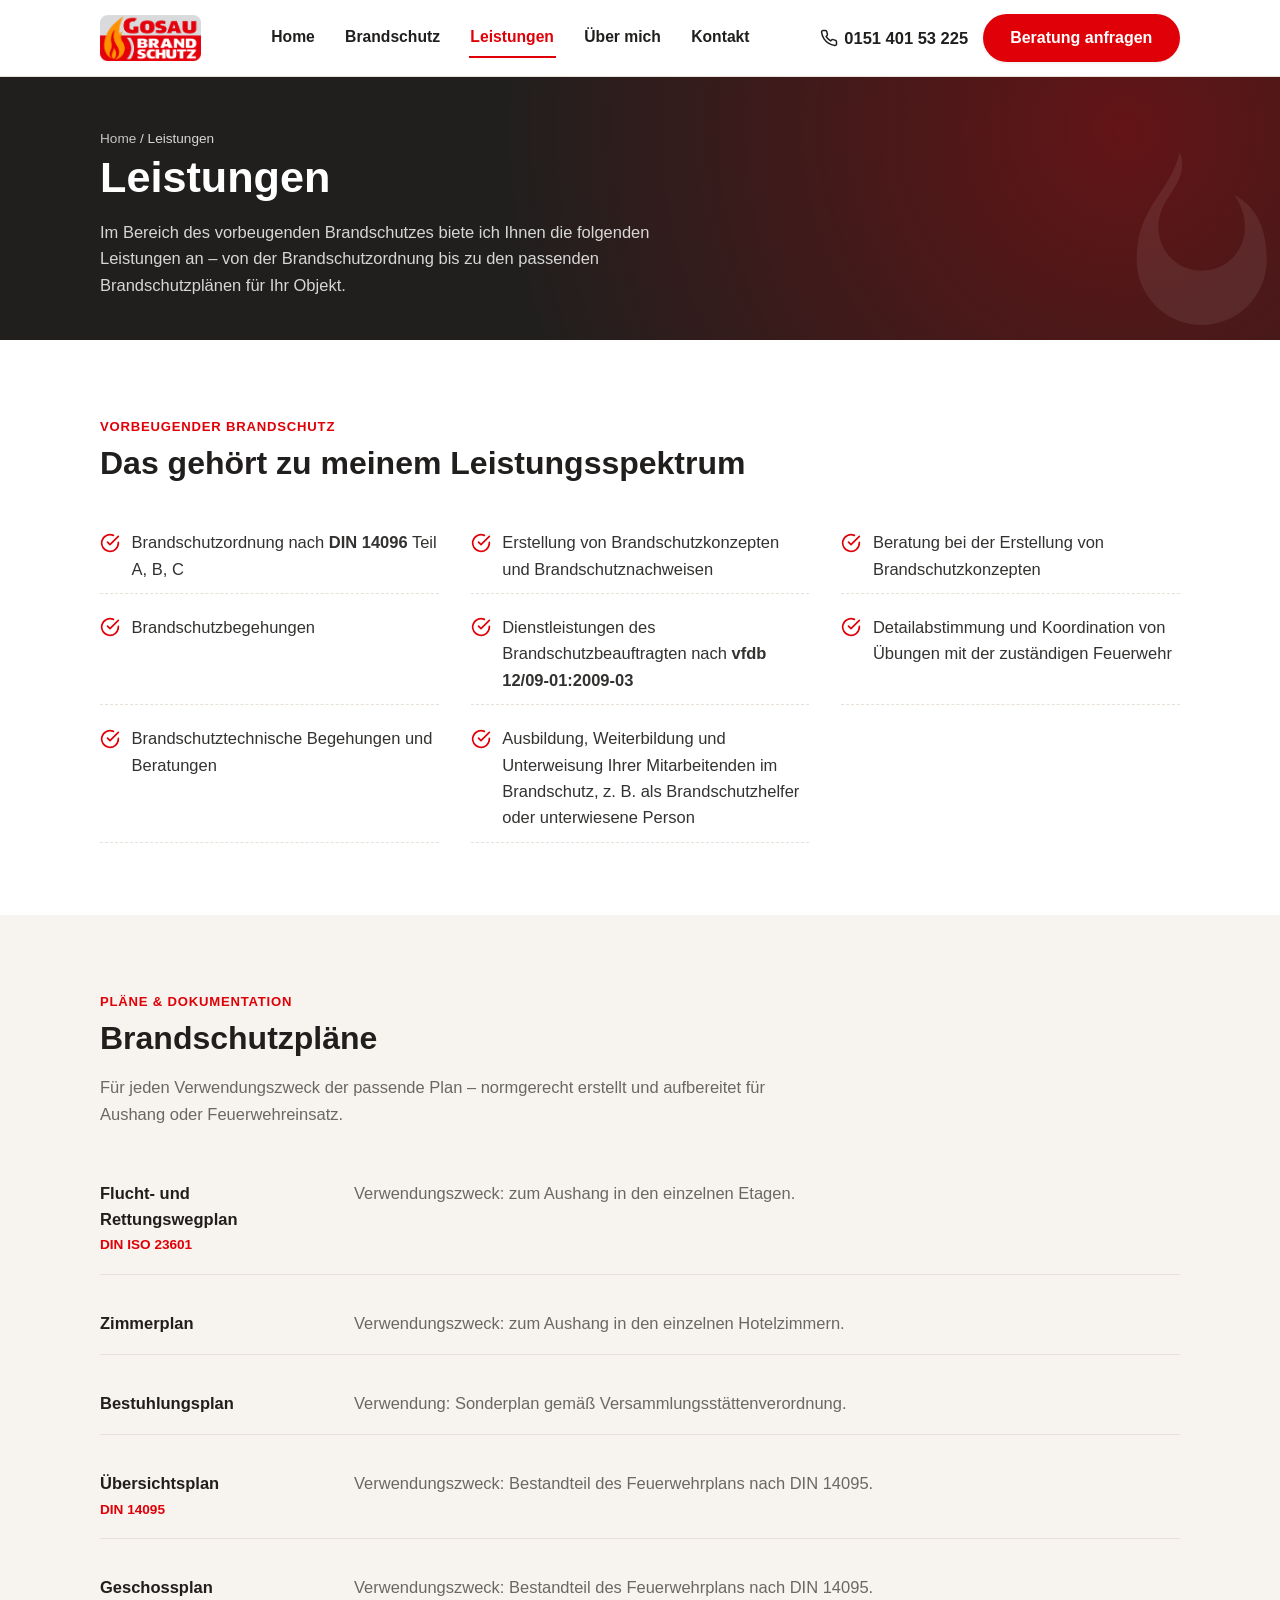
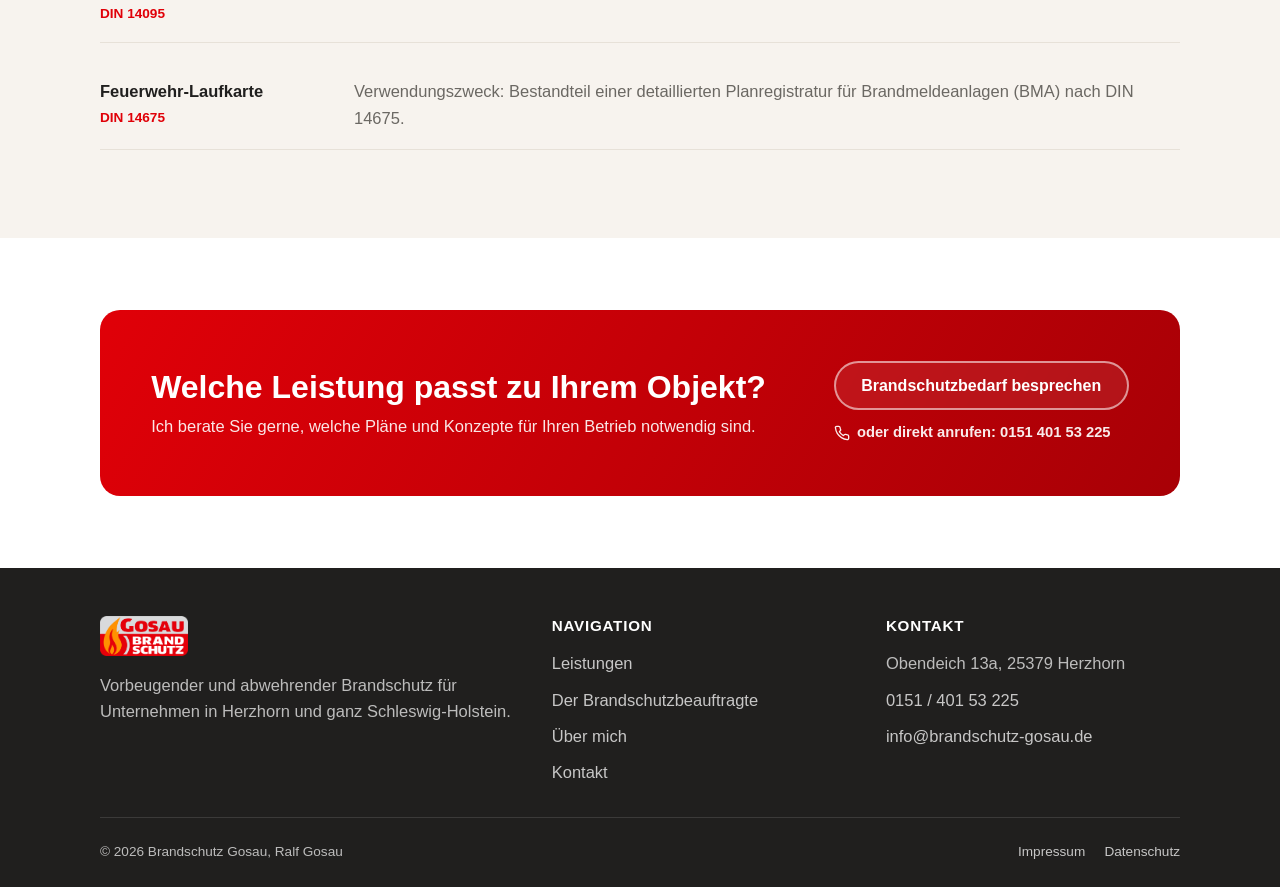
<file: leistungen.html>
<!doctype html>
<html lang="de">
<head>
<meta charset="UTF-8">
<meta name="viewport" content="width=device-width, initial-scale=1">
<title>Leistungen | Brandschutz Gosau</title>
<meta name="description" content="Brandschutzordnung, Brandschutzkonzepte, Begehungen und Brandschutzpläne (Flucht- und Rettungswegpläne, Feuerwehrpläne u. v. m.) von Brandschutz Gosau.">
<link rel="canonical" href="https://www.brandschutz-gosau.de/leistungen.html">
<meta name="theme-color" content="#E00008">
<meta property="og:type" content="website">
<meta property="og:locale" content="de_DE">
<meta property="og:site_name" content="Brandschutz Gosau">
<meta property="og:title" content="Leistungen | Brandschutz Gosau">
<meta property="og:description" content="Brandschutzordnung, Brandschutzkonzepte, Begehungen und Brandschutzpläne von Brandschutz Gosau.">
<meta property="og:url" content="https://www.brandschutz-gosau.de/leistungen.html">
<link rel="icon" href="/favicon.ico" sizes="any">
<link rel="icon" type="image/png" sizes="32x32" href="assets/img/favicon-32.png">
<link rel="apple-touch-icon" href="assets/img/apple-touch-icon.png">
<link rel="stylesheet" href="assets/css/style.css">
</head>
<body>
<a class="skip-link" href="#main">Zum Inhalt springen</a>

<header class="site-header">
  <div class="container">
    <a class="brand" href="index.html">
      <img src="assets/img/logo-gosau-brandschutz.png" width="899" height="409" alt="Logo Brandschutz Gosau – stilisierte Flamme neben dem Schriftzug Gosau Brandschutz">
    </a>
    <nav class="main-nav" id="main-nav" aria-label="Hauptnavigation">
      <a href="index.html">Home</a>
      <a href="brandschutzbeauftragter.html">Brandschutz</a>
      <a href="leistungen.html" aria-current="page">Leistungen</a>
      <a href="ueber-mich.html">Über mich</a>
      <a href="kontakt.html">Kontakt</a>
    </nav>
    <div class="header-cta">
      <a class="header-phone" href="tel:+4915140153225" aria-label="Anrufen: 0151 401 53 225">
        <svg width="18" height="18" viewBox="0 0 24 24" fill="none" stroke="currentColor" stroke-width="2" stroke-linecap="round" stroke-linejoin="round" aria-hidden="true"><path d="M22 16.92v3a2 2 0 0 1-2.18 2 19.79 19.79 0 0 1-8.63-3.07 19.5 19.5 0 0 1-6-6 19.79 19.79 0 0 1-3.07-8.67A2 2 0 0 1 4.11 2h3a2 2 0 0 1 2 1.72c.127.96.361 1.903.7 2.81a2 2 0 0 1-.45 2.11L8.09 9.91a16 16 0 0 0 6 6l1.27-1.27a2 2 0 0 1 2.11-.45c.907.339 1.85.573 2.81.7A2 2 0 0 1 22 16.92z"/></svg>
        <span class="phone-text">0151 401 53 225</span>
      </a>
      <a class="btn btn-primary" href="kontakt.html#kontaktformular">Beratung anfragen</a>
      <button class="nav-toggle" aria-expanded="false" aria-controls="main-nav" aria-label="Menü öffnen">
        <span></span><span></span><span></span>
      </button>
    </div>
  </div>
</header>

<main id="main">
  <div class="page-intro">
    <div class="container">
      <p class="breadcrumb"><a href="index.html">Home</a> / Leistungen</p>
      <h1>Leistungen</h1>
      <p>Im Bereich des vorbeugenden Brandschutzes biete ich Ihnen die folgenden Leistungen an – von der Brandschutzordnung bis zu den passenden Brandschutzplänen für Ihr Objekt.</p>
    </div>
  </div>

  <section aria-labelledby="leistungen-liste">
    <div class="container">
      <div class="section-head">
        <span class="eyebrow">Vorbeugender Brandschutz</span>
        <h2 id="leistungen-liste">Das gehört zu meinem Leistungsspektrum</h2>
      </div>
      <ul class="check-grid">
        <li>
          <svg width="20" height="20" viewBox="0 0 24 24" fill="none" stroke="currentColor" stroke-width="2" stroke-linecap="round" stroke-linejoin="round"><path d="M22 11.08V12a10 10 0 1 1-5.93-9.14"/><path d="M22 4 12 14.01l-3-3"/></svg>
          <span>Brandschutzordnung nach <strong>DIN 14096</strong> Teil A, B, C</span>
        </li>
        <li>
          <svg width="20" height="20" viewBox="0 0 24 24" fill="none" stroke="currentColor" stroke-width="2" stroke-linecap="round" stroke-linejoin="round"><path d="M22 11.08V12a10 10 0 1 1-5.93-9.14"/><path d="M22 4 12 14.01l-3-3"/></svg>
          <span>Erstellung von Brandschutzkonzepten und Brandschutznachweisen</span>
        </li>
        <li>
          <svg width="20" height="20" viewBox="0 0 24 24" fill="none" stroke="currentColor" stroke-width="2" stroke-linecap="round" stroke-linejoin="round"><path d="M22 11.08V12a10 10 0 1 1-5.93-9.14"/><path d="M22 4 12 14.01l-3-3"/></svg>
          <span>Beratung bei der Erstellung von Brandschutzkonzepten</span>
        </li>
        <li>
          <svg width="20" height="20" viewBox="0 0 24 24" fill="none" stroke="currentColor" stroke-width="2" stroke-linecap="round" stroke-linejoin="round"><path d="M22 11.08V12a10 10 0 1 1-5.93-9.14"/><path d="M22 4 12 14.01l-3-3"/></svg>
          <span>Brandschutzbegehungen</span>
        </li>
        <li>
          <svg width="20" height="20" viewBox="0 0 24 24" fill="none" stroke="currentColor" stroke-width="2" stroke-linecap="round" stroke-linejoin="round"><path d="M22 11.08V12a10 10 0 1 1-5.93-9.14"/><path d="M22 4 12 14.01l-3-3"/></svg>
          <span>Dienstleistungen des Brandschutzbeauftragten nach <strong>vfdb 12/09-01:2009-03</strong></span>
        </li>
        <li>
          <svg width="20" height="20" viewBox="0 0 24 24" fill="none" stroke="currentColor" stroke-width="2" stroke-linecap="round" stroke-linejoin="round"><path d="M22 11.08V12a10 10 0 1 1-5.93-9.14"/><path d="M22 4 12 14.01l-3-3"/></svg>
          <span>Detailabstimmung und Koordination von Übungen mit der zuständigen Feuerwehr</span>
        </li>
        <li>
          <svg width="20" height="20" viewBox="0 0 24 24" fill="none" stroke="currentColor" stroke-width="2" stroke-linecap="round" stroke-linejoin="round"><path d="M22 11.08V12a10 10 0 1 1-5.93-9.14"/><path d="M22 4 12 14.01l-3-3"/></svg>
          <span>Brandschutztechnische Begehungen und Beratungen</span>
        </li>
        <li>
          <svg width="20" height="20" viewBox="0 0 24 24" fill="none" stroke="currentColor" stroke-width="2" stroke-linecap="round" stroke-linejoin="round"><path d="M22 11.08V12a10 10 0 1 1-5.93-9.14"/><path d="M22 4 12 14.01l-3-3"/></svg>
          <span>Ausbildung, Weiterbildung und Unterweisung Ihrer Mitarbeitenden im Brandschutz, z.&nbsp;B. als Brandschutzhelfer oder unterwiesene Person</span>
        </li>
      </ul>
    </div>
  </section>

  <section class="section-alt" aria-labelledby="plaene-title">
    <div class="container">
      <div class="section-head">
        <span class="eyebrow">Pläne &amp; Dokumentation</span>
        <h2 id="plaene-title">Brandschutzpläne</h2>
        <p>Für jeden Verwendungszweck der passende Plan – normgerecht erstellt und aufbereitet für Aushang oder Feuerwehreinsatz.</p>
      </div>
      <dl class="plan-list">
        <div class="plan-item">
          <dt>Flucht- und Rettungswegplan
            <span class="norm">DIN ISO 23601</span>
          </dt>
          <dd>Verwendungszweck: zum Aushang in den einzelnen Etagen.</dd>
        </div>
        <div class="plan-item">
          <dt>Zimmerplan</dt>
          <dd>Verwendungszweck: zum Aushang in den einzelnen Hotelzimmern.</dd>
        </div>
        <div class="plan-item">
          <dt>Bestuhlungsplan</dt>
          <dd>Verwendung: Sonderplan gemäß Versammlungsstättenverordnung.</dd>
        </div>
        <div class="plan-item">
          <dt>Übersichtsplan
            <span class="norm">DIN 14095</span>
          </dt>
          <dd>Verwendungszweck: Bestandteil des Feuerwehrplans nach DIN 14095.</dd>
        </div>
        <div class="plan-item">
          <dt>Geschossplan
            <span class="norm">DIN 14095</span>
          </dt>
          <dd>Verwendungszweck: Bestandteil des Feuerwehrplans nach DIN 14095.</dd>
        </div>
        <div class="plan-item">
          <dt>Feuerwehr-Laufkarte
            <span class="norm">DIN 14675</span>
          </dt>
          <dd>Verwendungszweck: Bestandteil einer detaillierten Planregistratur für Brandmeldeanlagen (BMA) nach DIN 14675.</dd>
        </div>
      </dl>
    </div>
  </section>

  <section>
    <div class="container">
      <div class="cta-band">
        <div>
          <h2>Welche Leistung passt zu Ihrem Objekt?</h2>
          <p>Ich berate Sie gerne, welche Pläne und Konzepte für Ihren Betrieb notwendig sind.</p>
        </div>
        <div class="cta-band__actions">
          <a class="btn btn-on-dark" href="kontakt.html#kontaktformular">Brandschutzbedarf besprechen</a>
          <a class="cta-band__phone" href="tel:+4915140153225">
            <svg width="16" height="16" viewBox="0 0 24 24" fill="none" stroke="currentColor" stroke-width="2" stroke-linecap="round" stroke-linejoin="round"><path d="M22 16.92v3a2 2 0 0 1-2.18 2 19.79 19.79 0 0 1-8.63-3.07 19.5 19.5 0 0 1-6-6 19.79 19.79 0 0 1-3.07-8.67A2 2 0 0 1 4.11 2h3a2 2 0 0 1 2 1.72c.127.96.361 1.903.7 2.81a2 2 0 0 1-.45 2.11L8.09 9.91a16 16 0 0 0 6 6l1.27-1.27a2 2 0 0 1 2.11-.45c.907.339 1.85.573 2.81.7A2 2 0 0 1 22 16.92z"/></svg>
            oder direkt anrufen: 0151 401 53 225
          </a>
        </div>
      </div>
    </div>
  </section>
</main>

<footer class="site-footer">
  <div class="container">
    <div class="footer-grid">
      <div>
        <div class="footer-brand">
          <img src="assets/img/logo-gosau-brandschutz.png" width="899" height="409" alt="">
        </div>
        <p>Vorbeugender und abwehrender Brandschutz für Unternehmen in Herzhorn und ganz Schleswig-Holstein.</p>
      </div>
      <div>
        <h3>Navigation</h3>
        <ul class="footer-links">
          <li><a href="leistungen.html">Leistungen</a></li>
          <li><a href="brandschutzbeauftragter.html">Der Brandschutzbeauftragte</a></li>
          <li><a href="ueber-mich.html">Über mich</a></li>
          <li><a href="kontakt.html">Kontakt</a></li>
        </ul>
      </div>
      <div>
        <h3>Kontakt</h3>
        <ul class="footer-links">
          <li>Obendeich 13a, 25379 Herzhorn</li>
          <li><a href="tel:+4915140153225">0151 / 401 53 225</a></li>
          <li><a href="mailto:info@brandschutz-gosau.de">info@brandschutz-gosau.de</a></li>
        </ul>
      </div>
    </div>
    <div class="footer-bottom">
      <span>© <span data-year>2026</span> Brandschutz Gosau, Ralf Gosau</span>
      <nav aria-label="Rechtliches">
        <a href="impressum.html">Impressum</a>
        <a href="datenschutz.html">Datenschutz</a>
      </nav>
    </div>
  </div>
</footer>

<script src="assets/js/main.js"></script>
</body>
</html>
</file>
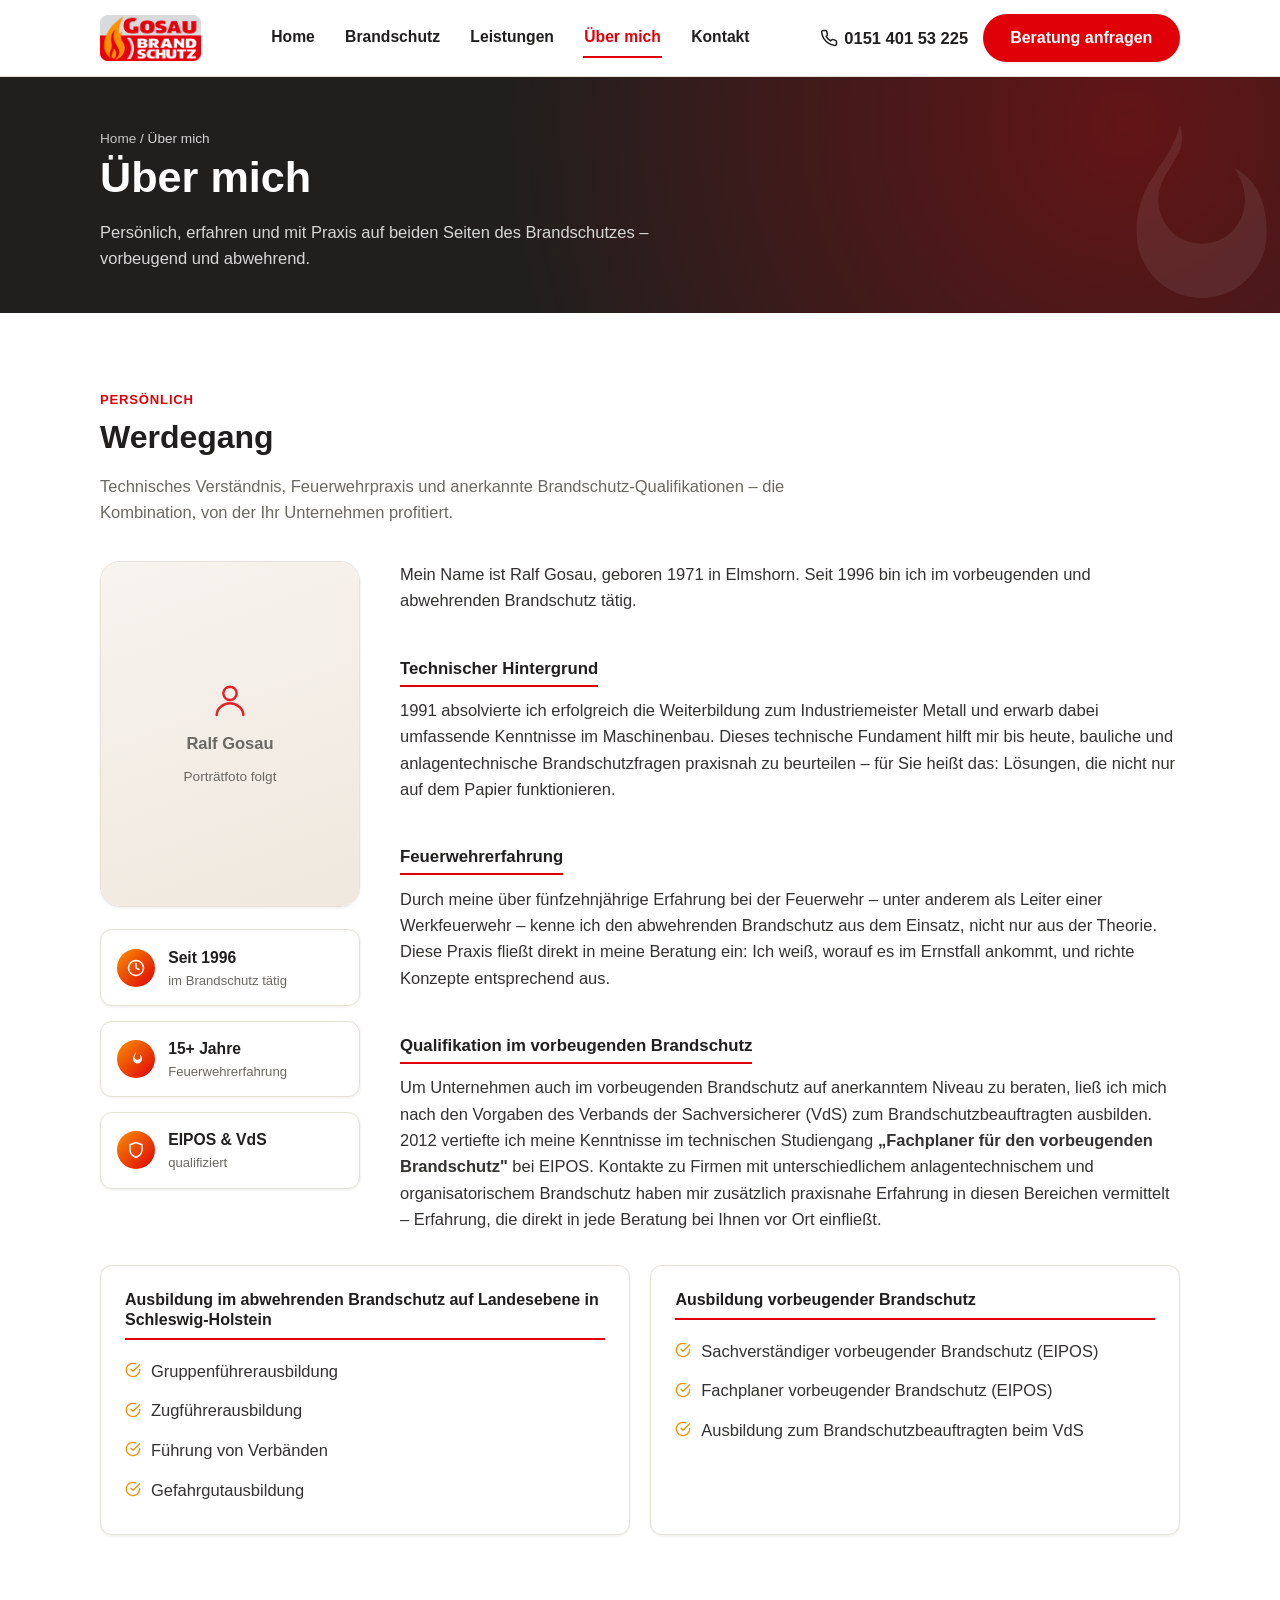
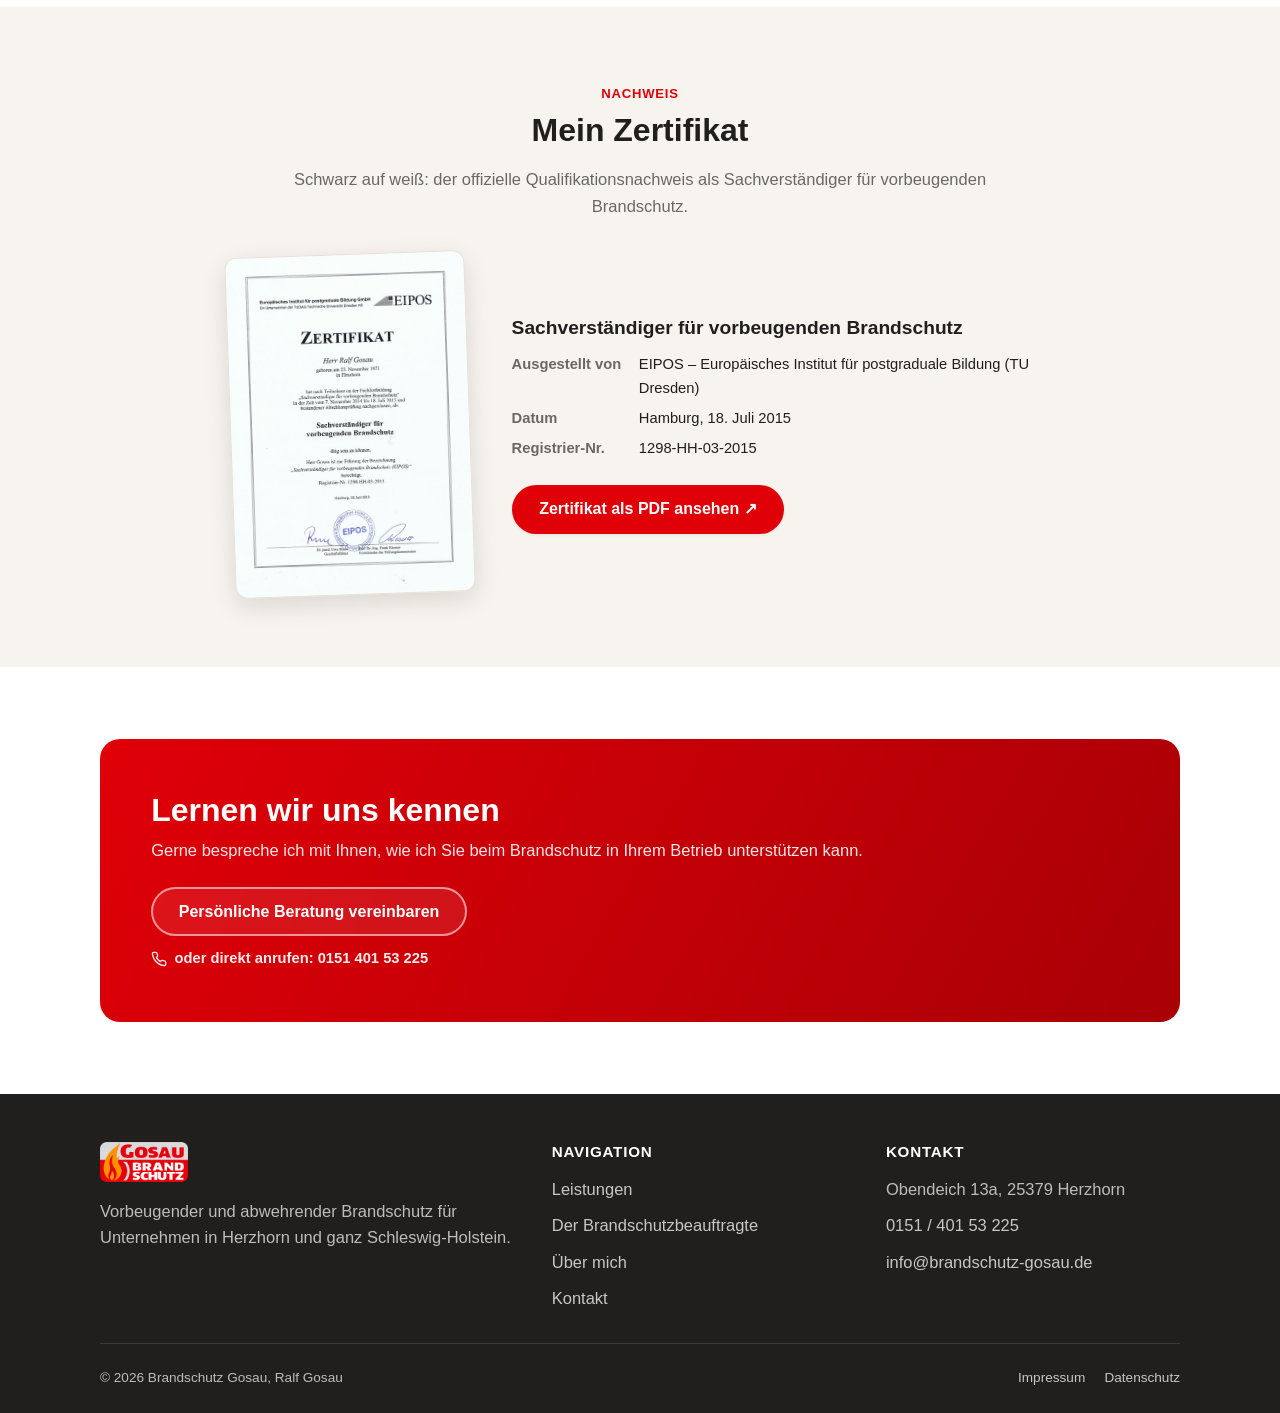
<file: ueber-mich.html>
<!doctype html>
<html lang="de">
<head>
<meta charset="UTF-8">
<meta name="viewport" content="width=device-width, initial-scale=1">
<title>Über mich | Brandschutz Gosau</title>
<meta name="description" content="Ralf Gosau – über 15 Jahre Feuerwehrerfahrung, EIPOS-zertifizierter Sachverständiger &amp; Fachplaner für vorbeugenden Brandschutz, VdS-ausgebildeter Brandschutzbeauftragter.">
<link rel="canonical" href="https://www.brandschutz-gosau.de/ueber-mich.html">
<meta name="theme-color" content="#E00008">
<meta property="og:type" content="website">
<meta property="og:locale" content="de_DE">
<meta property="og:site_name" content="Brandschutz Gosau">
<meta property="og:title" content="Über mich | Brandschutz Gosau">
<meta property="og:description" content="Ralf Gosau – seit 1996 im Brandschutz, über 15 Jahre Feuerwehrerfahrung, EIPOS- und VdS-qualifiziert.">
<meta property="og:url" content="https://www.brandschutz-gosau.de/ueber-mich.html">
<link rel="icon" href="/favicon.ico" sizes="any">
<link rel="icon" type="image/png" sizes="32x32" href="assets/img/favicon-32.png">
<link rel="apple-touch-icon" href="assets/img/apple-touch-icon.png">
<link rel="stylesheet" href="assets/css/style.css">
</head>
<body>
<a class="skip-link" href="#main">Zum Inhalt springen</a>

<header class="site-header">
  <div class="container">
    <a class="brand" href="index.html">
      <img src="assets/img/logo-gosau-brandschutz.png" width="899" height="409" alt="Logo Brandschutz Gosau – stilisierte Flamme neben dem Schriftzug Gosau Brandschutz">
    </a>
    <nav class="main-nav" id="main-nav" aria-label="Hauptnavigation">
      <a href="index.html">Home</a>
      <a href="brandschutzbeauftragter.html">Brandschutz</a>
      <a href="leistungen.html">Leistungen</a>
      <a href="ueber-mich.html" aria-current="page">Über mich</a>
      <a href="kontakt.html">Kontakt</a>
    </nav>
    <div class="header-cta">
      <a class="header-phone" href="tel:+4915140153225" aria-label="Anrufen: 0151 401 53 225">
        <svg width="18" height="18" viewBox="0 0 24 24" fill="none" stroke="currentColor" stroke-width="2" stroke-linecap="round" stroke-linejoin="round" aria-hidden="true"><path d="M22 16.92v3a2 2 0 0 1-2.18 2 19.79 19.79 0 0 1-8.63-3.07 19.5 19.5 0 0 1-6-6 19.79 19.79 0 0 1-3.07-8.67A2 2 0 0 1 4.11 2h3a2 2 0 0 1 2 1.72c.127.96.361 1.903.7 2.81a2 2 0 0 1-.45 2.11L8.09 9.91a16 16 0 0 0 6 6l1.27-1.27a2 2 0 0 1 2.11-.45c.907.339 1.85.573 2.81.7A2 2 0 0 1 22 16.92z"/></svg>
        <span class="phone-text">0151 401 53 225</span>
      </a>
      <a class="btn btn-primary" href="kontakt.html#kontaktformular">Beratung anfragen</a>
      <button class="nav-toggle" aria-expanded="false" aria-controls="main-nav" aria-label="Menü öffnen">
        <span></span><span></span><span></span>
      </button>
    </div>
  </div>
</header>

<main id="main">
  <div class="page-intro">
    <div class="container">
      <p class="breadcrumb"><a href="index.html">Home</a> / Über mich</p>
      <h1>Über mich</h1>
      <p>Persönlich, erfahren und mit Praxis auf beiden Seiten des Brandschutzes – vorbeugend und abwehrend.</p>
    </div>
  </div>

  <section aria-labelledby="bio-title">
    <div class="container">
      <div class="section-head">
        <span class="eyebrow">Persönlich</span>
        <h2 id="bio-title">Werdegang</h2>
        <p>Technisches Verständnis, Feuerwehrpraxis und anerkannte Brandschutz-Qualifikationen – die Kombination, von der Ihr Unternehmen profitiert.</p>
      </div>
      <div class="bio-layout">
        <div>
          <div class="portrait-frame">
            <div class="portrait-placeholder">
              <svg width="40" height="40" viewBox="0 0 24 24" fill="none" stroke="currentColor" stroke-width="1.5" stroke-linecap="round" stroke-linejoin="round"><circle cx="12" cy="8" r="4"/><path d="M4 21c0-4 4-7 8-7s8 3 8 7"/></svg>
              <strong>Ralf Gosau</strong>
              <span>Porträtfoto folgt</span>
            </div>
          </div>
          <div class="stat-list">
            <div class="stat-item">
              <span class="icon"><svg width="18" height="18" viewBox="0 0 24 24" fill="none" stroke="currentColor" stroke-width="2" stroke-linecap="round" stroke-linejoin="round"><circle cx="12" cy="12" r="10"/><path d="M12 6v6l4 2"/></svg></span>
              <span><strong>Seit 1996</strong><span>im Brandschutz tätig</span></span>
            </div>
            <div class="stat-item">
              <span class="icon"><svg width="18" height="18" viewBox="0 0 24 24" fill="currentColor"><path d="M12 2c1 3-2 4-2 7a4 4 0 0 0 8 0c0-1-.3-2-1-3 2 1 3 3 3 6a6 6 0 0 1-12 0c0-5 3-6 4-10z"/></svg></span>
              <span><strong>15+ Jahre</strong><span>Feuerwehrerfahrung</span></span>
            </div>
            <div class="stat-item">
              <span class="icon"><svg width="18" height="18" viewBox="0 0 24 24" fill="none" stroke="currentColor" stroke-width="2" stroke-linecap="round" stroke-linejoin="round"><path d="M12 22s8-4 8-10V5l-8-3-8 3v7c0 6 8 10 8 10z"/></svg></span>
              <span><strong>EIPOS &amp; VdS</strong><span>qualifiziert</span></span>
            </div>
          </div>
        </div>
        <div class="bio-text">
          <p>Mein Name ist Ralf Gosau, geboren 1971 in Elmshorn. Seit 1996 bin ich im vorbeugenden und abwehrenden Brandschutz tätig.</p>

          <h3 class="subhead">Technischer Hintergrund</h3>
          <p>1991 absolvierte ich erfolgreich die Weiterbildung zum Industriemeister Metall und erwarb dabei umfassende Kenntnisse im Maschinenbau. Dieses technische Fundament hilft mir bis heute, bauliche und anlagentechnische Brandschutzfragen praxisnah zu beurteilen – für Sie heißt das: Lösungen, die nicht nur auf dem Papier funktionieren.</p>

          <h3 class="subhead">Feuerwehrerfahrung</h3>
          <p>Durch meine über fünfzehnjährige Erfahrung bei der Feuerwehr – unter anderem als Leiter einer Werkfeuerwehr – kenne ich den abwehrenden Brandschutz aus dem Einsatz, nicht nur aus der Theorie. Diese Praxis fließt direkt in meine Beratung ein: Ich weiß, worauf es im Ernstfall ankommt, und richte Konzepte entsprechend aus.</p>

          <h3 class="subhead">Qualifikation im vorbeugenden Brandschutz</h3>
          <p>Um Unternehmen auch im vorbeugenden Brandschutz auf anerkanntem Niveau zu beraten, ließ ich mich nach den Vorgaben des Verbands der Sachversicherer (VdS) zum Brandschutzbeauftragten ausbilden. 2012 vertiefte ich meine Kenntnisse im technischen Studiengang <strong>„Fachplaner für den vorbeugenden Brandschutz"</strong> bei EIPOS. Kontakte zu Firmen mit unterschiedlichem anlagentechnischem und organisatorischem Brandschutz haben mir zusätzlich praxisnahe Erfahrung in diesen Bereichen vermittelt – Erfahrung, die direkt in jede Beratung bei Ihnen vor Ort einfließt.</p>
        </div>
      </div>

      <div class="qual-grid">
        <div class="qual-card">
          <h3>Ausbildung im abwehrenden Brandschutz auf Landesebene in Schleswig-Holstein</h3>
          <ul>
            <li><svg width="16" height="16" viewBox="0 0 24 24" fill="none" stroke="currentColor" stroke-width="2" stroke-linecap="round" stroke-linejoin="round"><path d="M22 11.08V12a10 10 0 1 1-5.93-9.14"/><path d="M22 4 12 14.01l-3-3"/></svg>Gruppenführerausbildung</li>
            <li><svg width="16" height="16" viewBox="0 0 24 24" fill="none" stroke="currentColor" stroke-width="2" stroke-linecap="round" stroke-linejoin="round"><path d="M22 11.08V12a10 10 0 1 1-5.93-9.14"/><path d="M22 4 12 14.01l-3-3"/></svg>Zugführerausbildung</li>
            <li><svg width="16" height="16" viewBox="0 0 24 24" fill="none" stroke="currentColor" stroke-width="2" stroke-linecap="round" stroke-linejoin="round"><path d="M22 11.08V12a10 10 0 1 1-5.93-9.14"/><path d="M22 4 12 14.01l-3-3"/></svg>Führung von Verbänden</li>
            <li><svg width="16" height="16" viewBox="0 0 24 24" fill="none" stroke="currentColor" stroke-width="2" stroke-linecap="round" stroke-linejoin="round"><path d="M22 11.08V12a10 10 0 1 1-5.93-9.14"/><path d="M22 4 12 14.01l-3-3"/></svg>Gefahrgutausbildung</li>
          </ul>
        </div>
        <div class="qual-card">
          <h3>Ausbildung vorbeugender Brandschutz</h3>
          <ul>
            <li><svg width="16" height="16" viewBox="0 0 24 24" fill="none" stroke="currentColor" stroke-width="2" stroke-linecap="round" stroke-linejoin="round"><path d="M22 11.08V12a10 10 0 1 1-5.93-9.14"/><path d="M22 4 12 14.01l-3-3"/></svg>Sachverständiger vorbeugender Brandschutz (EIPOS)</li>
            <li><svg width="16" height="16" viewBox="0 0 24 24" fill="none" stroke="currentColor" stroke-width="2" stroke-linecap="round" stroke-linejoin="round"><path d="M22 11.08V12a10 10 0 1 1-5.93-9.14"/><path d="M22 4 12 14.01l-3-3"/></svg>Fachplaner vorbeugender Brandschutz (EIPOS)</li>
            <li><svg width="16" height="16" viewBox="0 0 24 24" fill="none" stroke="currentColor" stroke-width="2" stroke-linecap="round" stroke-linejoin="round"><path d="M22 11.08V12a10 10 0 1 1-5.93-9.14"/><path d="M22 4 12 14.01l-3-3"/></svg>Ausbildung zum Brandschutzbeauftragten beim VdS</li>
          </ul>
        </div>
      </div>

    </div>
  </section>

  <section class="section-alt" aria-labelledby="zertifikat-title">
    <div class="container">
      <div class="section-head center" style="margin-left:auto;margin-right:auto">
        <span class="eyebrow">Nachweis</span>
        <h2 id="zertifikat-title">Mein Zertifikat</h2>
        <p>Schwarz auf weiß: der offizielle Qualifikationsnachweis als Sachverständiger für vorbeugenden Brandschutz.</p>
      </div>
      <div class="cert-showcase">
        <a class="cert-showcase__image" href="assets/docs/zertifikat-sachverstaendiger-vorbeugender-brandschutz-eipos.pdf" target="_blank" rel="noopener">
          <img src="assets/img/zertifikat-preview.jpg" width="240" height="342" alt="Zertifikat „Sachverständiger für vorbeugenden Brandschutz (EIPOS)“ für Ralf Gosau, ausgestellt in Hamburg am 18. Juli 2015, Registrier-Nr. 1298-HH-03-2015">
        </a>
        <div>
          <h3>Sachverständiger für vorbeugenden Brandschutz</h3>
          <dl class="cert-meta">
            <dt>Ausgestellt von</dt>
            <dd>EIPOS – Europäisches Institut für postgraduale Bildung (TU Dresden)</dd>
            <dt>Datum</dt>
            <dd>Hamburg, 18. Juli 2015</dd>
            <dt>Registrier-Nr.</dt>
            <dd>1298-HH-03-2015</dd>
          </dl>
          <a class="btn btn-primary" href="assets/docs/zertifikat-sachverstaendiger-vorbeugender-brandschutz-eipos.pdf" target="_blank" rel="noopener">Zertifikat als PDF ansehen ↗</a>
        </div>
      </div>
    </div>
  </section>

  <section>
    <div class="container">
      <div class="cta-band">
        <div>
          <h2>Lernen wir uns kennen</h2>
          <p>Gerne bespreche ich mit Ihnen, wie ich Sie beim Brandschutz in Ihrem Betrieb unterstützen kann.</p>
        </div>
        <div class="cta-band__actions">
          <a class="btn btn-on-dark" href="kontakt.html#kontaktformular">Persönliche Beratung vereinbaren</a>
          <a class="cta-band__phone" href="tel:+4915140153225">
            <svg width="16" height="16" viewBox="0 0 24 24" fill="none" stroke="currentColor" stroke-width="2" stroke-linecap="round" stroke-linejoin="round"><path d="M22 16.92v3a2 2 0 0 1-2.18 2 19.79 19.79 0 0 1-8.63-3.07 19.5 19.5 0 0 1-6-6 19.79 19.79 0 0 1-3.07-8.67A2 2 0 0 1 4.11 2h3a2 2 0 0 1 2 1.72c.127.96.361 1.903.7 2.81a2 2 0 0 1-.45 2.11L8.09 9.91a16 16 0 0 0 6 6l1.27-1.27a2 2 0 0 1 2.11-.45c.907.339 1.85.573 2.81.7A2 2 0 0 1 22 16.92z"/></svg>
            oder direkt anrufen: 0151 401 53 225
          </a>
        </div>
      </div>
    </div>
  </section>
</main>

<footer class="site-footer">
  <div class="container">
    <div class="footer-grid">
      <div>
        <div class="footer-brand">
          <img src="assets/img/logo-gosau-brandschutz.png" width="899" height="409" alt="">
        </div>
        <p>Vorbeugender und abwehrender Brandschutz für Unternehmen in Herzhorn und ganz Schleswig-Holstein.</p>
      </div>
      <div>
        <h3>Navigation</h3>
        <ul class="footer-links">
          <li><a href="leistungen.html">Leistungen</a></li>
          <li><a href="brandschutzbeauftragter.html">Der Brandschutzbeauftragte</a></li>
          <li><a href="ueber-mich.html">Über mich</a></li>
          <li><a href="kontakt.html">Kontakt</a></li>
        </ul>
      </div>
      <div>
        <h3>Kontakt</h3>
        <ul class="footer-links">
          <li>Obendeich 13a, 25379 Herzhorn</li>
          <li><a href="tel:+4915140153225">0151 / 401 53 225</a></li>
          <li><a href="mailto:info@brandschutz-gosau.de">info@brandschutz-gosau.de</a></li>
        </ul>
      </div>
    </div>
    <div class="footer-bottom">
      <span>© <span data-year>2026</span> Brandschutz Gosau, Ralf Gosau</span>
      <nav aria-label="Rechtliches">
        <a href="impressum.html">Impressum</a>
        <a href="datenschutz.html">Datenschutz</a>
      </nav>
    </div>
  </div>
</footer>

<script src="assets/js/main.js"></script>
</body>
</html>
</file>
<file: assets/css/style.css>
/* ==========================================================================
   Brandschutz Gosau – Stylesheet
   ========================================================================== */

:root {
  /* Brand colors sampled from the company logo */
  --color-red: #E00008;
  --color-red-dark: #A80006;
  --color-orange: #F89000;
  --color-badge-grey: #D8D8D8;

  --color-ink: #201f1e;
  --color-text: #333230;
  --color-text-muted: #6b6863;
  --color-bg: #ffffff;
  --color-bg-alt: #F7F3EE;
  --color-border: #E7E1D8;

  --font-base: -apple-system, BlinkMacSystemFont, "Segoe UI", Roboto, Helvetica, Arial, sans-serif;

  --radius-s: 6px;
  --radius-m: 12px;
  --radius-l: 20px;

  --shadow-s: 0 1px 3px rgba(20, 15, 10, 0.08);
  --shadow-m: 0 8px 24px rgba(20, 15, 10, 0.12);

  --container-w: 1120px;
}

/* ---- Reset ---- */
*, *::before, *::after { box-sizing: border-box; }
html { scroll-behavior: smooth; }
body {
  margin: 0;
  font-family: var(--font-base);
  color: var(--color-text);
  background: var(--color-bg);
  line-height: 1.6;
  font-size: 16.5px;
  -webkit-font-smoothing: antialiased;
}
img { max-width: 100%; display: block; }
a { color: var(--color-red); text-decoration: none; }
a:hover { text-decoration: underline; }
ul, ol { padding-left: 1.2em; }
h1, h2, h3, h4 {
  color: var(--color-ink);
  line-height: 1.25;
  margin: 0 0 0.5em;
  font-weight: 800;
}
h1 { font-size: clamp(1.9rem, 4vw, 2.7rem); }
h2 { font-size: clamp(1.5rem, 3vw, 2rem); }
h3 { font-size: 1.2rem; }
p { margin: 0 0 1em; }
.sr-only {
  position: absolute; width: 1px; height: 1px; padding: 0; margin: -1px;
  overflow: hidden; clip: rect(0,0,0,0); white-space: nowrap; border: 0;
}
.skip-link {
  position: absolute; left: 0; top: -3rem; background: var(--color-ink); color: #fff;
  padding: 0.6em 1.2em; z-index: 200; transition: top .15s ease;
}
.skip-link:focus { top: 0; }

/* ---- Layout ---- */
.container {
  width: 100%;
  max-width: var(--container-w);
  margin: 0 auto;
  padding: 0 1.25rem;
}
section { padding: clamp(2.5rem, 6vw, 4.5rem) 0; }
.section-alt { background: var(--color-bg-alt); }
.section-head {
  max-width: 700px;
  margin: 0 0 2.2rem;
}
.section-head .eyebrow {
  display: inline-block;
  color: var(--color-red);
  font-weight: 700;
  text-transform: uppercase;
  letter-spacing: 0.06em;
  font-size: 0.82rem;
  margin-bottom: 0.5em;
}
.section-head p { color: var(--color-text-muted); }
.section-foot { margin-top: 2.5rem; }

/* ---- Buttons ---- */
.btn {
  display: inline-flex;
  align-items: center;
  gap: 0.5em;
  padding: 0.85em 1.6em;
  border-radius: 999px;
  font-weight: 700;
  border: 2px solid transparent;
  cursor: pointer;
  font-size: 1rem;
  transition: transform .12s ease, box-shadow .12s ease, background-color .12s ease, color .12s ease;
  text-decoration: none;
  line-height: 1.1;
}
.btn:hover { text-decoration: none; transform: translateY(-1px); }
.btn-primary {
  background: var(--color-red);
  color: #fff;
  box-shadow: var(--shadow-s);
}
.btn-primary:hover { background: var(--color-red-dark); color:#fff; box-shadow: var(--shadow-m); }
.btn-secondary {
  background: #fff;
  color: var(--color-ink);
  border-color: var(--color-border);
}
.btn-secondary:hover { border-color: var(--color-red); color: var(--color-red); }
.btn-on-dark {
  background: rgba(255,255,255,0.08);
  color: #fff;
  border-color: rgba(255,255,255,0.55);
  backdrop-filter: blur(2px);
}
.btn-on-dark:hover { background: #fff; color: var(--color-ink); }
.btn-block { width: 100%; justify-content: center; }
.btn[disabled] { opacity: 0.6; cursor: not-allowed; transform: none; }

/* ---- Header ---- */
.site-header {
  position: sticky;
  top: 0;
  z-index: 100;
  background: rgba(255,255,255,0.94);
  backdrop-filter: saturate(160%) blur(6px);
  border-bottom: 1px solid var(--color-border);
}
.site-header .container {
  display: flex;
  align-items: center;
  justify-content: space-between;
  gap: 1rem;
  min-height: 76px;
}
.brand {
  display: flex;
  align-items: center;
  gap: 0.7rem;
  flex-shrink: 0;
}
.brand img { height: 46px; width: auto; flex-shrink: 0; }
.brand-name {
  font-weight: 800;
  color: var(--color-ink);
  font-size: 1.05rem;
  line-height: 1.15;
}
.brand-name small {
  display: block;
  font-weight: 500;
  font-size: 0.72rem;
  color: var(--color-text-muted);
  text-transform: uppercase;
  letter-spacing: 0.05em;
}

.main-nav {
  display: flex;
  align-items: center;
  gap: 1.7rem;
}
.main-nav a {
  color: var(--color-ink);
  font-weight: 600;
  font-size: 0.98rem;
  padding: 0.4em 0.1em;
  border-bottom: 2px solid transparent;
}
.main-nav a:hover, .main-nav a[aria-current="page"] {
  color: var(--color-red);
  text-decoration: none;
  border-bottom-color: var(--color-red);
}
.header-cta {
  display: flex;
  align-items: center;
  gap: 0.9rem;
}
.header-phone {
  display: flex;
  align-items: center;
  gap: 0.4em;
  font-weight: 700;
  color: var(--color-ink);
  white-space: nowrap;
}
.header-phone svg { flex: none; }
.header-phone:hover { color: var(--color-red); text-decoration: none; }

.nav-toggle {
  display: none;
  background: none;
  border: 2px solid var(--color-border);
  border-radius: var(--radius-s);
  padding: 0.5em 0.6em;
  cursor: pointer;
}
.nav-toggle span {
  display: block;
  width: 22px;
  height: 2px;
  background: var(--color-ink);
  margin: 5px 0;
  transition: transform .15s ease, opacity .15s ease;
}

@media (max-width: 900px) {
  .main-nav {
    position: absolute;
    top: 76px;
    left: 0;
    right: 0;
    background: #fff;
    border-bottom: 1px solid var(--color-border);
    flex-direction: column;
    align-items: stretch;
    gap: 0;
    padding: 0.5rem 1.25rem 1rem;
    display: none;
    box-shadow: var(--shadow-m);
  }
  .main-nav.is-open { display: flex; }
  .main-nav a { padding: 0.75em 0; border-bottom: 1px solid var(--color-border); }
  .main-nav a[aria-current="page"] { border-bottom: 1px solid var(--color-border); }
  .header-phone span.phone-text { display: none; }
  .nav-toggle { display: inline-block; }
}

/* ---- Hero ---- */
.hero {
  position: relative;
  min-height: min(72vh, 620px);
  display: flex;
  align-items: center;
  overflow: hidden;
  background: var(--color-ink);
}
.hero__bg {
  position: absolute;
  inset: 0;
  width: 100%;
  height: 100%;
  object-fit: cover;
  object-position: right center;
}
.hero__overlay {
  position: absolute;
  inset: 0;
  background: linear-gradient(90deg, rgba(16,14,13,0.94) 0%, rgba(16,14,13,0.82) 40%, rgba(16,14,13,0.45) 75%, rgba(16,14,13,0.25) 100%);
}
.hero__content {
  position: relative;
  color: #fff;
  max-width: 640px;
  padding: 5rem 0;
}
.hero__eyebrow {
  display: inline-flex;
  align-items: center;
  gap: 0.5em;
  background: rgba(248,144,0,0.16);
  border: 1px solid rgba(248,144,0,0.5);
  color: #ffb862;
  padding: 0.35em 0.9em;
  border-radius: 999px;
  font-weight: 700;
  font-size: 0.85rem;
  margin-bottom: 1.1em;
}
.hero__content h1 { color: #fff; }
.hero__content p.lead {
  font-size: 1.15rem;
  color: rgba(255,255,255,0.88);
  max-width: 54ch;
}
.hero__actions {
  display: flex;
  flex-wrap: wrap;
  gap: 0.9rem;
  margin-top: 1.8rem;
}

/* ---- Trust badges ---- */
.badge-row {
  display: grid;
  grid-template-columns: repeat(auto-fit, minmax(230px, 1fr));
  gap: 1.1rem;
}
.badge-card {
  background: #fff;
  border: 1px solid var(--color-border);
  border-radius: var(--radius-m);
  padding: 1.4rem;
  display: flex;
  gap: 0.9rem;
  align-items: flex-start;
  box-shadow: var(--shadow-s);
}
.badge-card .icon {
  flex: none;
  width: 42px; height: 42px;
  border-radius: var(--radius-s);
  background: rgba(224,0,8,0.09);
  color: var(--color-red);
  display: flex; align-items: center; justify-content: center;
}
.badge-card h3 { font-size: 1rem; margin-bottom: 0.25em; }
.badge-card p { margin: 0; color: var(--color-text-muted); font-size: 0.94rem; }

/* ---- Cards / services ---- */
.card-grid {
  display: grid;
  grid-template-columns: repeat(auto-fit, minmax(260px, 1fr));
  gap: 1.4rem;
}
.service-card {
  background: #fff;
  border: 1px solid var(--color-border);
  border-radius: var(--radius-m);
  padding: 1.7rem;
  box-shadow: var(--shadow-s);
  display: flex;
  flex-direction: column;
  height: 100%;
}
.service-card .icon {
  width: 48px; height: 48px;
  border-radius: 50%;
  background: linear-gradient(135deg, var(--color-orange), var(--color-red));
  color: #fff;
  display: flex; align-items: center; justify-content: center;
  margin-bottom: 1rem;
}
.service-card h3 { margin-bottom: 0.4em; }
.service-card p { color: var(--color-text-muted); margin-bottom: 1rem; flex-grow: 1; }
.service-card .card-link { font-weight: 700; font-size: 0.94rem; }

/* ---- Checklist ---- */
.check-grid {
  display: grid;
  grid-template-columns: repeat(auto-fit, minmax(320px, 1fr));
  gap: 0.6rem 2rem;
  list-style: none;
  padding: 0;
  margin: 0;
}
.check-grid li {
  display: flex;
  gap: 0.7em;
  padding: 0.65em 0;
  border-bottom: 1px dashed var(--color-border);
}
.check-grid li svg {
  flex: none;
  margin-top: 0.2em;
  color: var(--color-red);
}

/* ---- Definition-style plan list ---- */
.plan-list { display: flex; flex-direction: column; gap: 1.1rem; }
.plan-item {
  display: grid;
  grid-template-columns: 230px 1fr;
  gap: 0.3rem 1.5rem;
  padding: 1.1rem 0;
  border-bottom: 1px solid var(--color-border);
}
.plan-item dt {
  font-weight: 700;
  color: var(--color-ink);
}
.plan-item dt .norm {
  display: block;
  font-weight: 600;
  color: var(--color-red);
  font-size: 0.85rem;
  margin-top: 0.15em;
}
.plan-item dd { margin: 0; color: var(--color-text-muted); }
@media (max-width: 700px) {
  .plan-item { grid-template-columns: 1fr; }
}

/* ---- Advantage list ---- */
.advantage-grid {
  display: grid;
  grid-template-columns: repeat(auto-fit, minmax(240px, 1fr));
  gap: 1rem;
}
.advantage-card {
  background: var(--color-bg-alt);
  border-radius: var(--radius-m);
  padding: 1.3rem 1.4rem;
  font-weight: 600;
  color: var(--color-ink);
  display: flex;
  gap: 0.7em;
  align-items: flex-start;
}
.advantage-card svg { flex: none; color: var(--color-red); margin-top: 0.15em; }

/* ---- Quote / bio ---- */
.bio-layout {
  display: grid;
  grid-template-columns: 260px 1fr;
  gap: 2.5rem;
  align-items: start;
}
@media (max-width: 800px) {
  .bio-layout { grid-template-columns: 1fr; }
}
.portrait-frame {
  border-radius: var(--radius-l);
  overflow: hidden;
  border: 1px solid var(--color-border);
  box-shadow: var(--shadow-s);
}
.portrait-placeholder {
  aspect-ratio: 3/4;
  background: linear-gradient(160deg, var(--color-bg-alt), #efe8de);
  display: flex;
  flex-direction: column;
  align-items: center;
  justify-content: center;
  gap: 0.6rem;
  color: var(--color-text-muted);
  text-align: center;
  padding: 1.5rem;
}
.portrait-placeholder svg { color: var(--color-red); opacity: 0.85; }
.portrait-placeholder span { font-size: 0.85rem; }

.qual-grid {
  display: grid;
  grid-template-columns: repeat(auto-fit, minmax(280px, 1fr));
  gap: 1.3rem;
  margin-top: 1rem;
}
.qual-card {
  background: #fff;
  border: 1px solid var(--color-border);
  border-radius: var(--radius-m);
  padding: 1.5rem;
  box-shadow: var(--shadow-s);
}
.qual-card h3 {
  font-size: 1rem;
  border-bottom: 2px solid var(--color-red);
  padding-bottom: 0.5em;
  margin-bottom: 0.7em;
}
.qual-card ul { list-style: none; padding: 0; margin: 0; }
.qual-card li {
  padding: 0.4em 0;
  display: flex;
  gap: 0.6em;
}
.qual-card li svg { flex: none; color: var(--color-orange); margin-top: 0.25em; }

/* ---- Certificate showcase ---- */
.cert-showcase {
  display: grid;
  grid-template-columns: 240px 1fr;
  gap: 2.6rem;
  align-items: center;
  max-width: 820px;
  margin: 0 auto;
}
.cert-showcase__image {
  display: block;
  justify-self: center;
  border-radius: var(--radius-m);
  overflow: hidden;
  border: 1px solid var(--color-border);
  box-shadow: var(--shadow-m);
  transform: rotate(-2deg);
  transition: transform .2s ease, box-shadow .2s ease;
}
.cert-showcase__image:hover,
.cert-showcase__image:focus-visible {
  transform: rotate(0deg) scale(1.03);
  box-shadow: 0 14px 32px rgba(20,15,10,0.18);
}
.cert-showcase__image img { display: block; width: 240px; max-width: 100%; height: auto; }
.cert-showcase h3 { margin-bottom: 0.7em; }
.cert-meta {
  display: grid;
  grid-template-columns: auto 1fr;
  gap: 0.45em 1.2em;
  margin: 0 0 1.5rem;
  font-size: 0.92rem;
}
.cert-meta dt { color: var(--color-text-muted); font-weight: 600; }
.cert-meta dd { margin: 0; color: var(--color-ink); }
@media (max-width: 700px) {
  .cert-showcase { grid-template-columns: 1fr; text-align: center; }
  .cert-showcase__image { max-width: 220px; transform: none; }
  .cert-meta { grid-template-columns: 1fr; text-align: center; }
}

/* ---- Partners / references ---- */
.logo-grid {
  display: grid;
  grid-template-columns: repeat(auto-fit, minmax(130px, 1fr));
  gap: 1rem;
}
.logo-card {
  background: #fff;
  border: 1px solid var(--color-border);
  border-radius: var(--radius-m);
  height: 84px;
  padding: 0.8rem 1.1rem;
  display: flex;
  align-items: center;
  justify-content: center;
}
.logo-card img {
  max-height: 42px;
  max-width: 100%;
  width: auto;
  filter: grayscale(100%);
  opacity: 0.72;
  transition: filter .2s ease, opacity .2s ease;
}
.logo-card:hover img,
.logo-card:focus-within img { filter: none; opacity: 1; }
.logo-card.text-only {
  font-weight: 700;
  color: var(--color-text-muted);
  font-size: 0.92rem;
  text-align: center;
  line-height: 1.3;
  transition: color .2s ease;
}
.logo-card.text-only:hover { color: var(--color-ink); }
.partner-columns {
  display: grid;
  grid-template-columns: repeat(auto-fit, minmax(280px, 1fr));
  gap: 2rem;
}
.partner-columns h3 {
  font-size: 0.95rem;
  text-transform: uppercase;
  letter-spacing: 0.05em;
  color: var(--color-text-muted);
  margin-bottom: 0.9em;
}

/* ---- CTA band ---- */
.cta-band {
  background: linear-gradient(120deg, var(--color-red), var(--color-red-dark));
  color: #fff;
  border-radius: var(--radius-l);
  padding: clamp(2rem, 5vw, 3.2rem);
  display: flex;
  flex-wrap: wrap;
  align-items: center;
  justify-content: space-between;
  gap: 1.5rem;
}
.cta-band h2 { color: #fff; margin-bottom: 0.2em; }
.cta-band p { color: rgba(255,255,255,0.9); margin: 0; }

/* ---- Forms ---- */
.form-grid {
  display: grid;
  grid-template-columns: 1fr 1fr;
  gap: 1.2rem;
}
.form-grid .full { grid-column: 1 / -1; }
@media (max-width: 700px) {
  .form-grid { grid-template-columns: 1fr; }
}
.field label {
  display: block;
  font-weight: 700;
  font-size: 0.92rem;
  margin-bottom: 0.4em;
  color: var(--color-ink);
}
.field .hint { font-weight: 400; color: var(--color-text-muted); font-size: 0.85rem; }
.field input,
.field select,
.field textarea {
  width: 100%;
  border: 1.5px solid var(--color-border);
  border-radius: var(--radius-s);
  padding: 0.75em 0.9em;
  font: inherit;
  color: var(--color-ink);
  background: #fff;
  transition: border-color .12s ease, box-shadow .12s ease;
}
.field textarea { resize: vertical; min-height: 130px; }
.field input:focus,
.field select:focus,
.field textarea:focus {
  outline: none;
  border-color: var(--color-red);
  box-shadow: 0 0 0 3px rgba(224,0,8,0.14);
}
.field-check {
  display: flex;
  gap: 0.6em;
  align-items: flex-start;
  font-size: 0.92rem;
  color: var(--color-text-muted);
}
.field-check input { width: auto; margin-top: 0.3em; }
.hp-field { position: absolute; left: -9999px; top: -9999px; }
.form-note { font-size: 0.85rem; color: var(--color-text-muted); margin-top: 0.8rem; }
.form-alert {
  border-radius: var(--radius-s);
  padding: 0.9em 1.1em;
  margin-bottom: 1.3rem;
  font-weight: 600;
}
.form-alert.error { background: #FBE7E7; color: var(--color-red-dark); }

.contact-card {
  background: var(--color-ink);
  color: #fff;
  border-radius: var(--radius-m);
  padding: 1.8rem;
}
.contact-card h3 { color: #fff; }
.contact-list { list-style: none; padding: 0; margin: 1rem 0; }
.contact-list li {
  display: flex;
  gap: 0.8em;
  padding: 0.6em 0;
  border-bottom: 1px solid rgba(255,255,255,0.14);
}
.contact-list li svg { flex: none; color: var(--color-orange); margin-top: 0.15em; }
.contact-list a { color: #fff; font-weight: 600; }
.contact-list .label { display:block; color: rgba(255,255,255,0.6); font-size: 0.78rem; text-transform: uppercase; letter-spacing: 0.04em; }
.contact-note {
  background: rgba(255,255,255,0.08);
  border-radius: var(--radius-s);
  padding: 0.9em 1em;
  font-size: 0.88rem;
  color: rgba(255,255,255,0.85);
}
.map-frame {
  border-radius: var(--radius-m);
  overflow: hidden;
  border: 1px solid var(--color-border);
  aspect-ratio: 16/10;
}
.map-frame iframe { width: 100%; height: 100%; border: 0; }

/* ---- Contact layout ---- */
.contact-layout {
  display: grid;
  grid-template-columns: 380px 1fr;
  gap: 2.2rem;
  align-items: start;
}
@media (max-width: 900px) {
  .contact-layout { grid-template-columns: 1fr; }
}
.contact-col { display: flex; flex-direction: column; gap: 1.4rem; }
.form-card {
  background: #fff;
  border: 1px solid var(--color-border);
  border-radius: var(--radius-m);
  padding: clamp(1.5rem, 4vw, 2.4rem);
  box-shadow: var(--shadow-s);
}

/* ---- Legal pages ---- */
.legal-content h2 { margin-top: 1.6em; }
.legal-content h2:first-child { margin-top: 0; }
.legal-content ul { color: var(--color-text); }
.legal-content { max-width: 780px; }

/* ---- Footer ---- */
.site-footer {
  background: var(--color-ink);
  color: rgba(255,255,255,0.7);
  padding: 3rem 0 1.5rem;
}
.footer-grid {
  display: grid;
  grid-template-columns: 1.4fr 1fr 1fr;
  gap: 2.5rem;
  padding-bottom: 2rem;
  border-bottom: 1px solid rgba(255,255,255,0.12);
}
@media (max-width: 800px) {
  .footer-grid { grid-template-columns: 1fr; gap: 2rem; }
}
.footer-grid h3 { color: #fff; font-size: 0.95rem; text-transform: uppercase; letter-spacing: 0.05em; margin-bottom: 1em; }
.footer-brand { display: flex; align-items: center; gap: 0.7em; margin-bottom: 1rem; }
.footer-brand img { height: 40px; width: auto; flex-shrink: 0; }
.footer-brand strong { color: #fff; }
.site-footer a { color: rgba(255,255,255,0.75); }
.site-footer a:hover { color: #fff; }
.footer-links { list-style: none; padding: 0; margin: 0; display: flex; flex-direction: column; gap: 0.6em; }
.footer-bottom {
  display: flex;
  flex-wrap: wrap;
  justify-content: space-between;
  gap: 0.8rem;
  padding-top: 1.4rem;
  font-size: 0.85rem;
}
.footer-bottom nav { display: flex; gap: 1.2rem; flex-wrap: wrap; }

/* ---- Page intro (non-home pages) ---- */
.page-intro {
  position: relative;
  overflow: hidden;
  background: var(--color-ink);
  background-image: radial-gradient(circle at 88% 20%, rgba(224,0,8,0.35), transparent 55%);
  color: #fff;
  padding: 3.2rem 0 2.6rem;
}
.page-intro::after {
  content: "";
  position: absolute;
  right: -30px;
  bottom: -50px;
  width: 260px;
  height: 260px;
  background: url("[data-uri]") no-repeat center / contain;
  opacity: 0.07;
  pointer-events: none;
}
.page-intro .container { position: relative; }
.page-intro h1 { color: #fff; margin-bottom: 0.35em; }
.page-intro p { color: rgba(255,255,255,0.82); max-width: 62ch; margin: 0; }

/* ---- Bio subsections & stats (Über mich) ---- */
.subhead {
  display: inline-block;
  font-size: 1.05rem;
  color: var(--color-ink);
  border-bottom: 2px solid var(--color-red);
  padding-bottom: 0.3em;
  margin: 1.7em 0 0.6em;
}
.stat-list {
  display: flex;
  flex-direction: column;
  gap: 0.9rem;
  margin-top: 1.4rem;
}
.stat-item {
  display: flex;
  align-items: center;
  gap: 0.8em;
  background: #fff;
  border: 1px solid var(--color-border);
  border-radius: var(--radius-m);
  padding: 0.9rem 1rem;
  box-shadow: var(--shadow-s);
}
.stat-item .icon {
  flex: none;
  width: 38px; height: 38px;
  border-radius: 50%;
  background: linear-gradient(135deg, var(--color-orange), var(--color-red));
  color: #fff;
  display: flex; align-items: center; justify-content: center;
}
.stat-item strong { display: block; font-size: 0.98rem; color: var(--color-ink); }
.stat-item span { display: block; font-size: 0.82rem; color: var(--color-text-muted); }

/* ---- CTA band phone line ---- */
.cta-band__actions {
  display: flex;
  flex-direction: column;
  align-items: flex-start;
  gap: 0.7rem;
}
.cta-band__phone {
  display: inline-flex;
  align-items: center;
  gap: 0.5em;
  color: rgba(255,255,255,0.92);
  font-weight: 600;
  font-size: 0.92rem;
}
.cta-band__phone svg { flex: none; }
.cta-band__phone:hover { color: #fff; }
.breadcrumb {
  font-size: 0.85rem;
  color: rgba(255,255,255,0.6);
  margin-bottom: 1rem;
}
.breadcrumb a { color: rgba(255,255,255,0.75); }

/* ---- Misc ---- */
.lead { font-size: 1.1rem; color: var(--color-text-muted); }
.divider { height: 1px; background: var(--color-border); border: 0; margin: 2.5rem 0; }
.center { text-align: center; }
.note-box {
  border-left: 4px solid var(--color-orange);
  background: var(--color-bg-alt);
  padding: 1rem 1.3rem;
  border-radius: 0 var(--radius-s) var(--radius-s) 0;
  font-size: 0.94rem;
}
</file>
